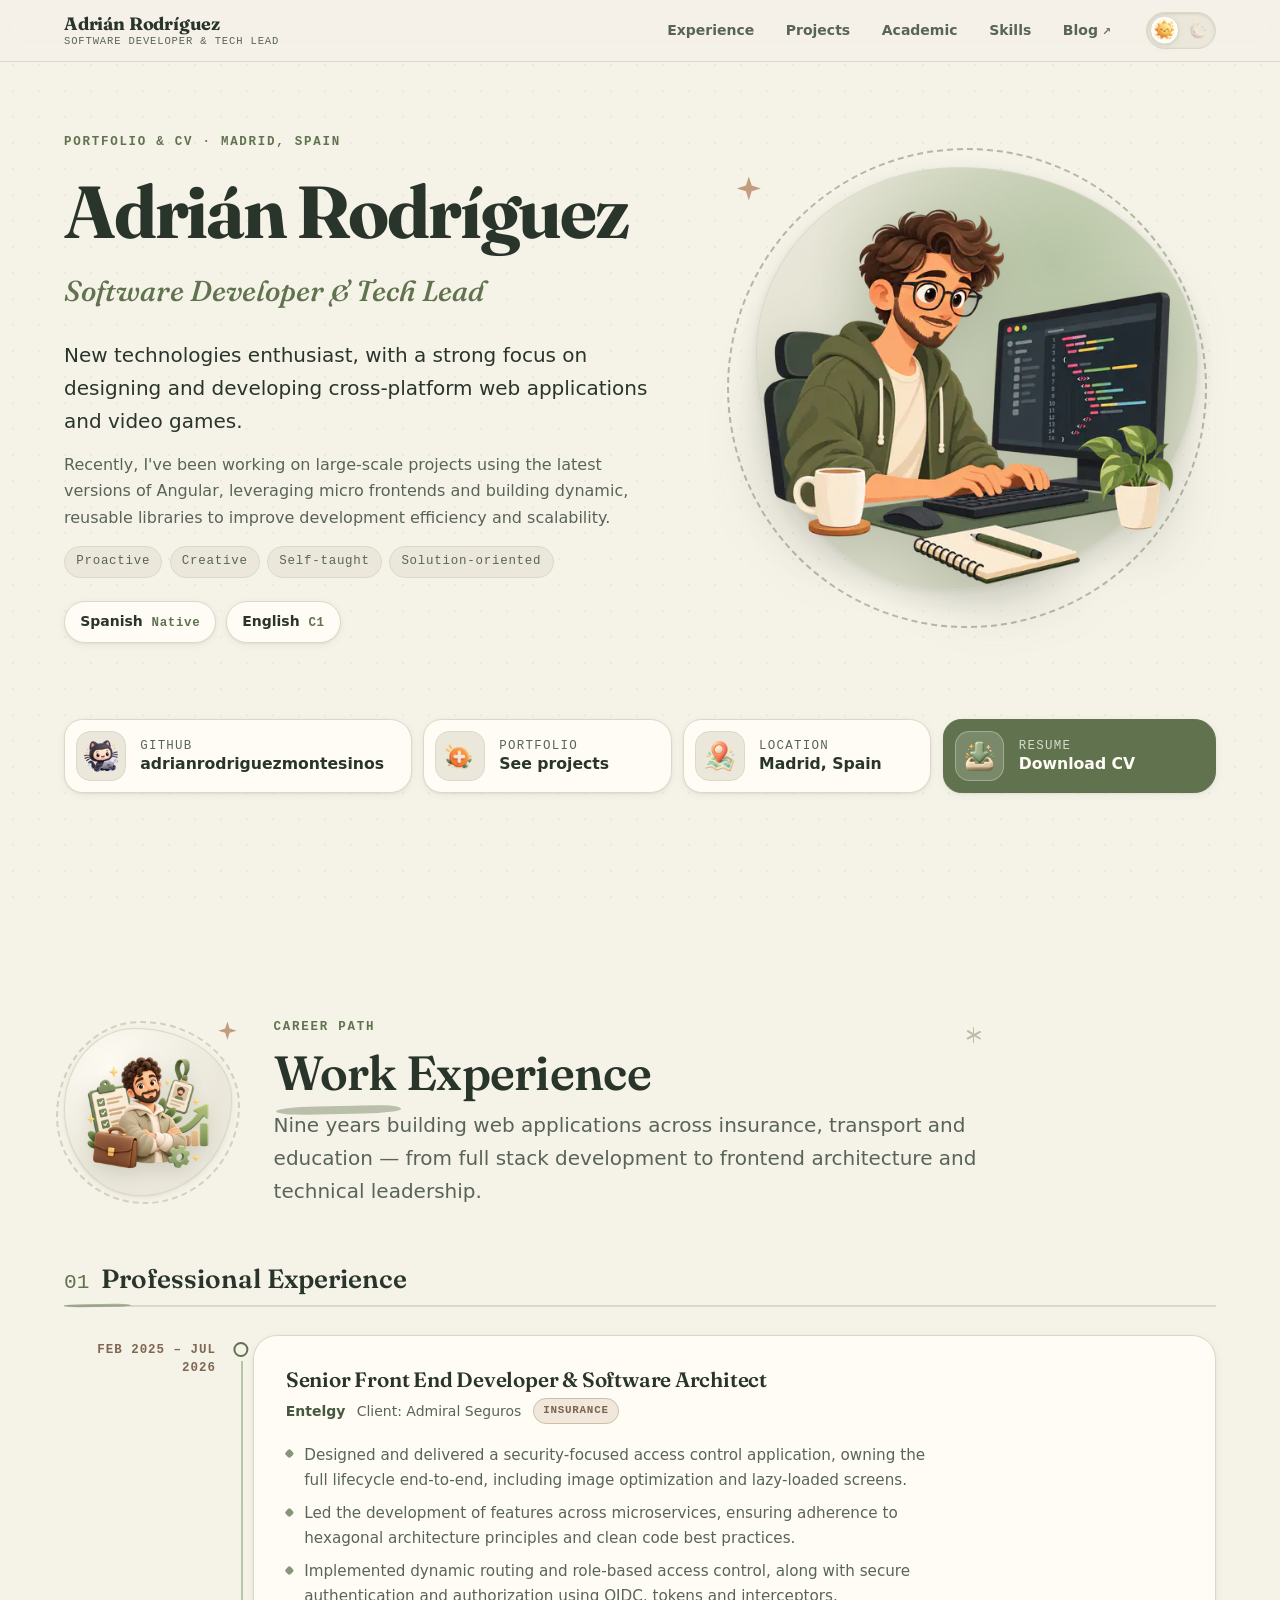
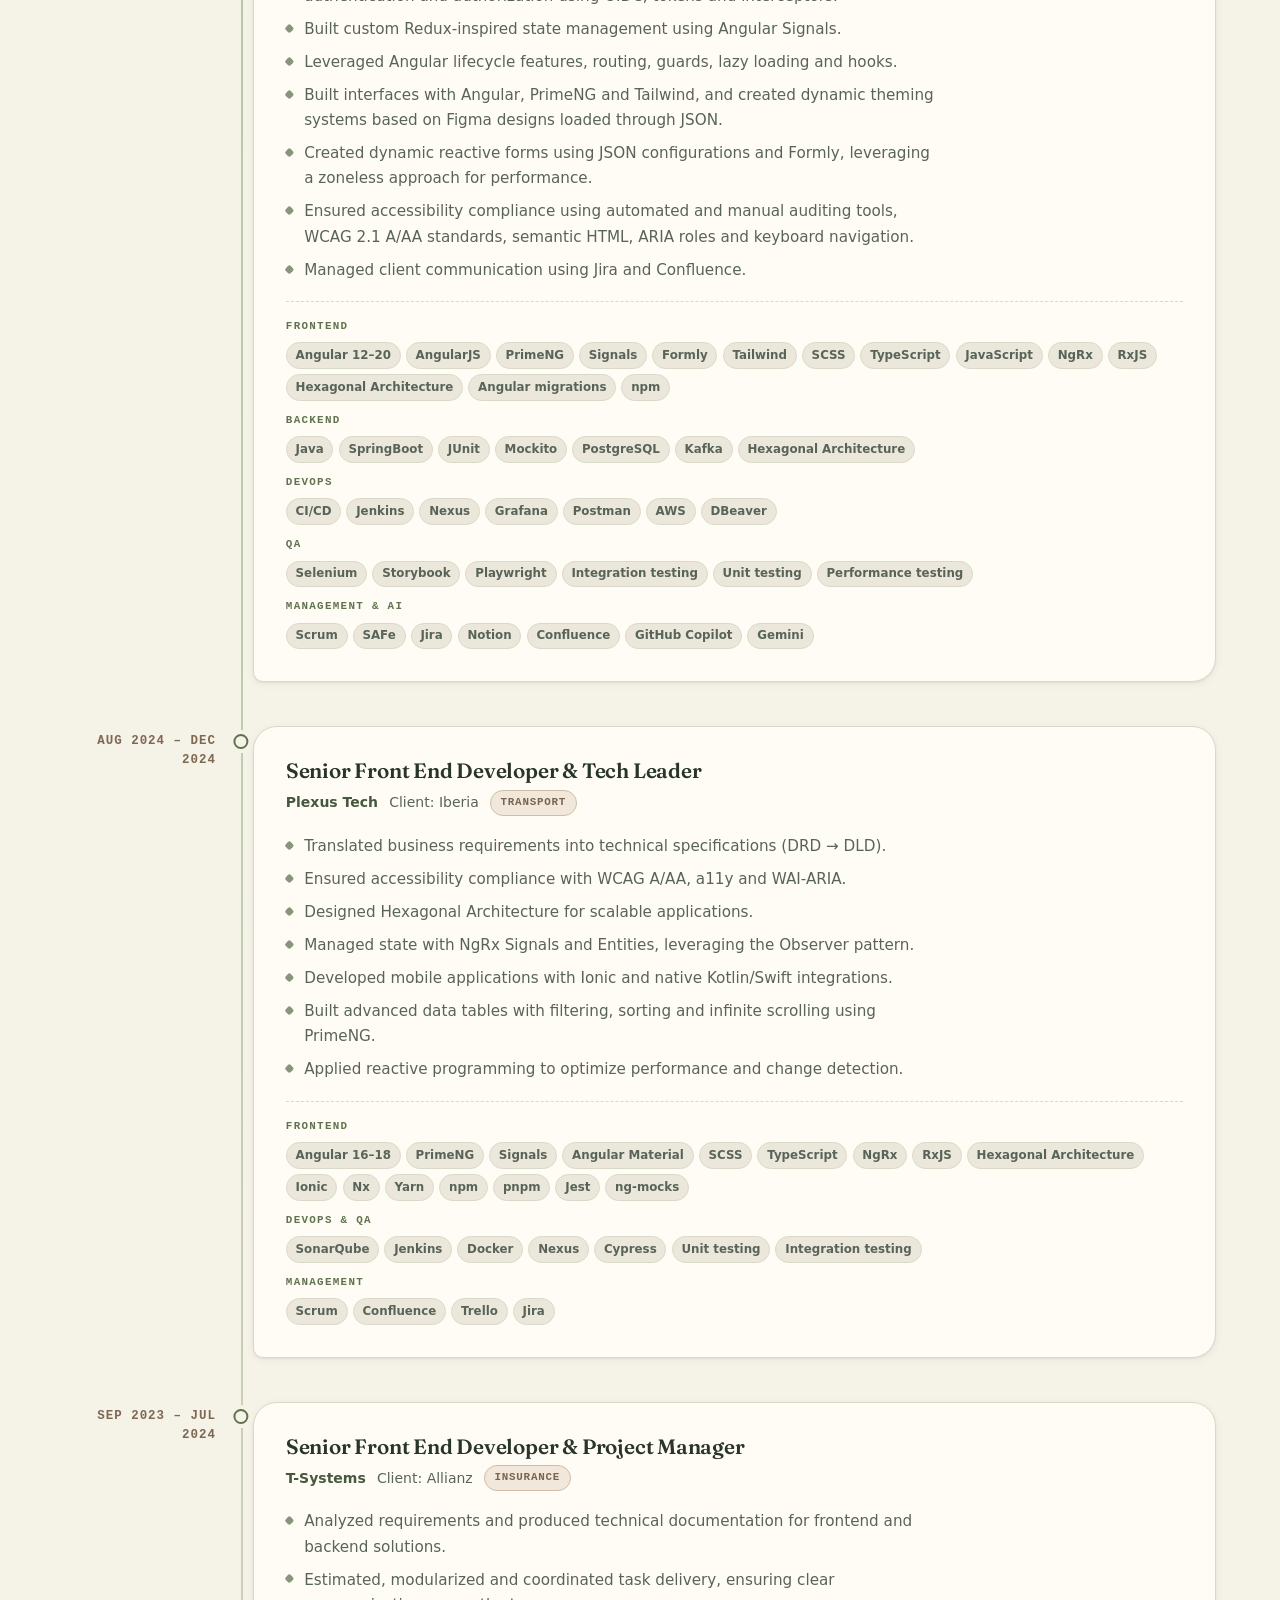
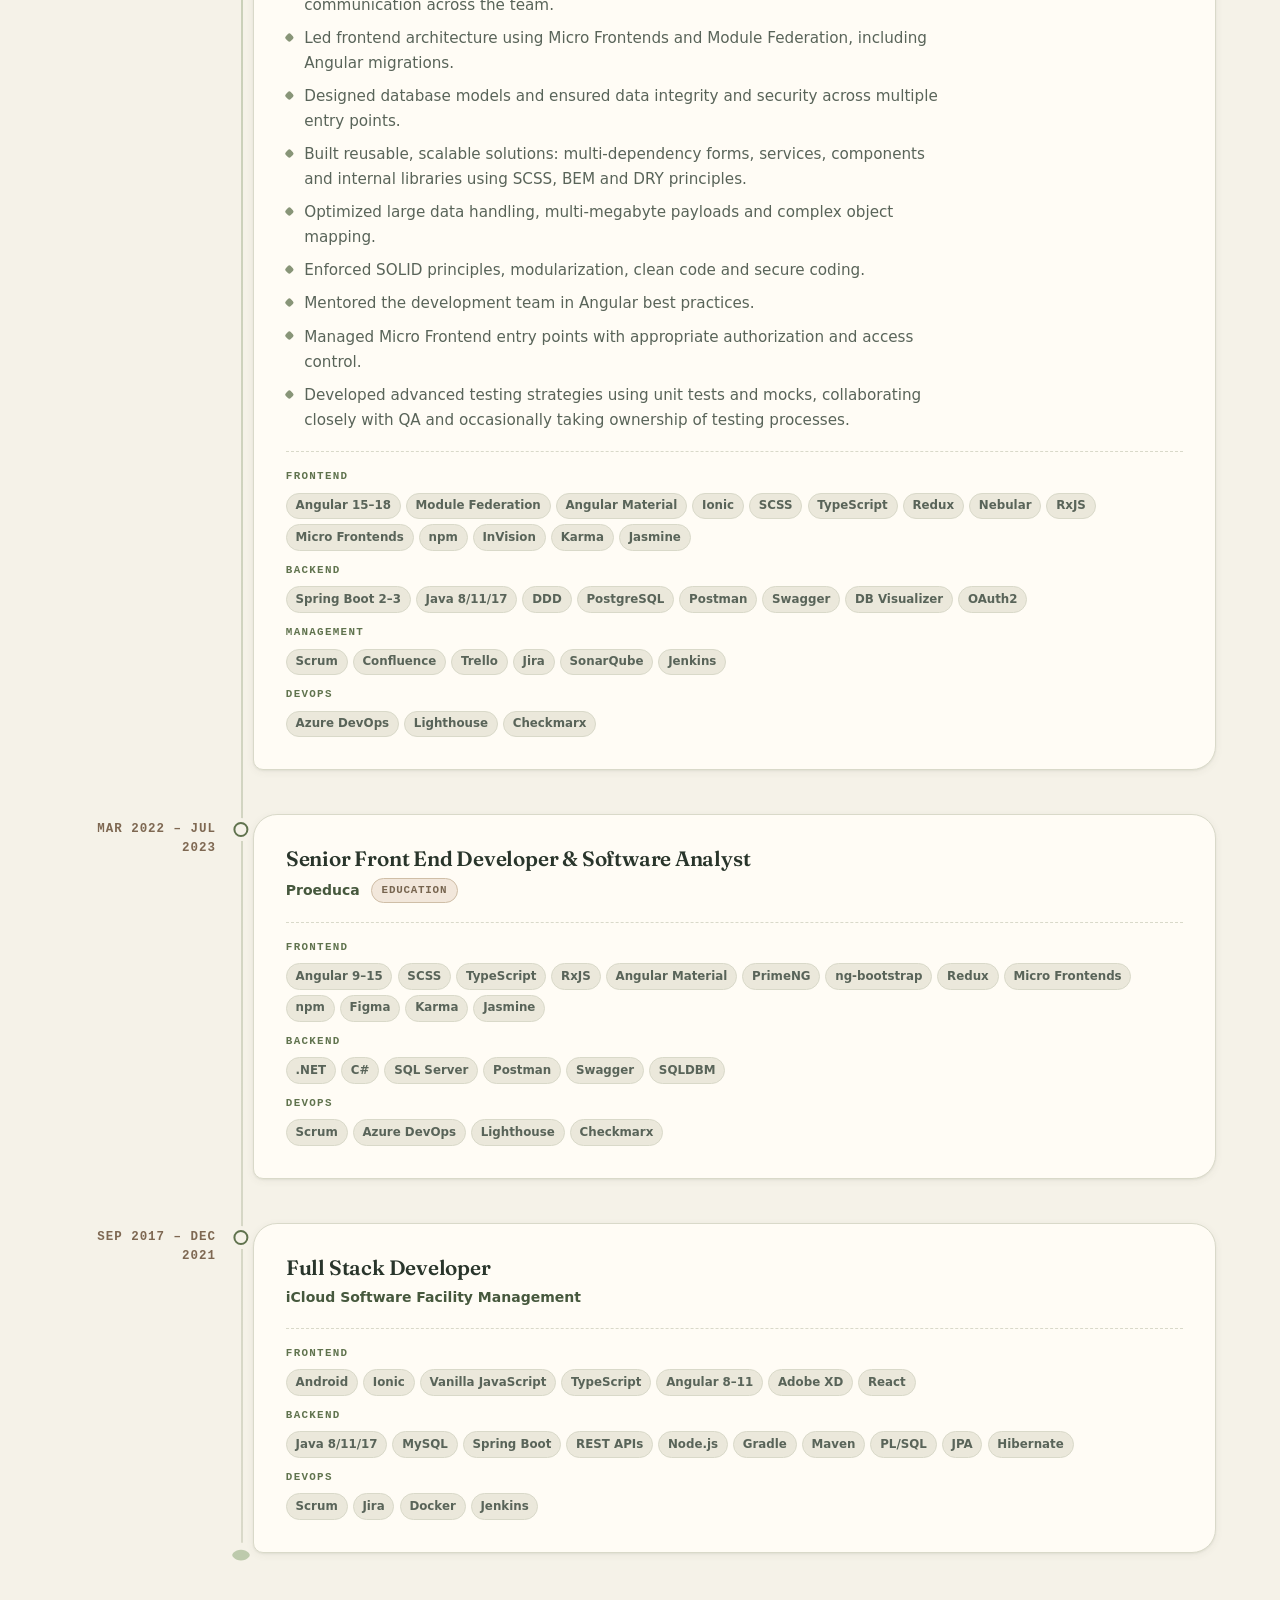
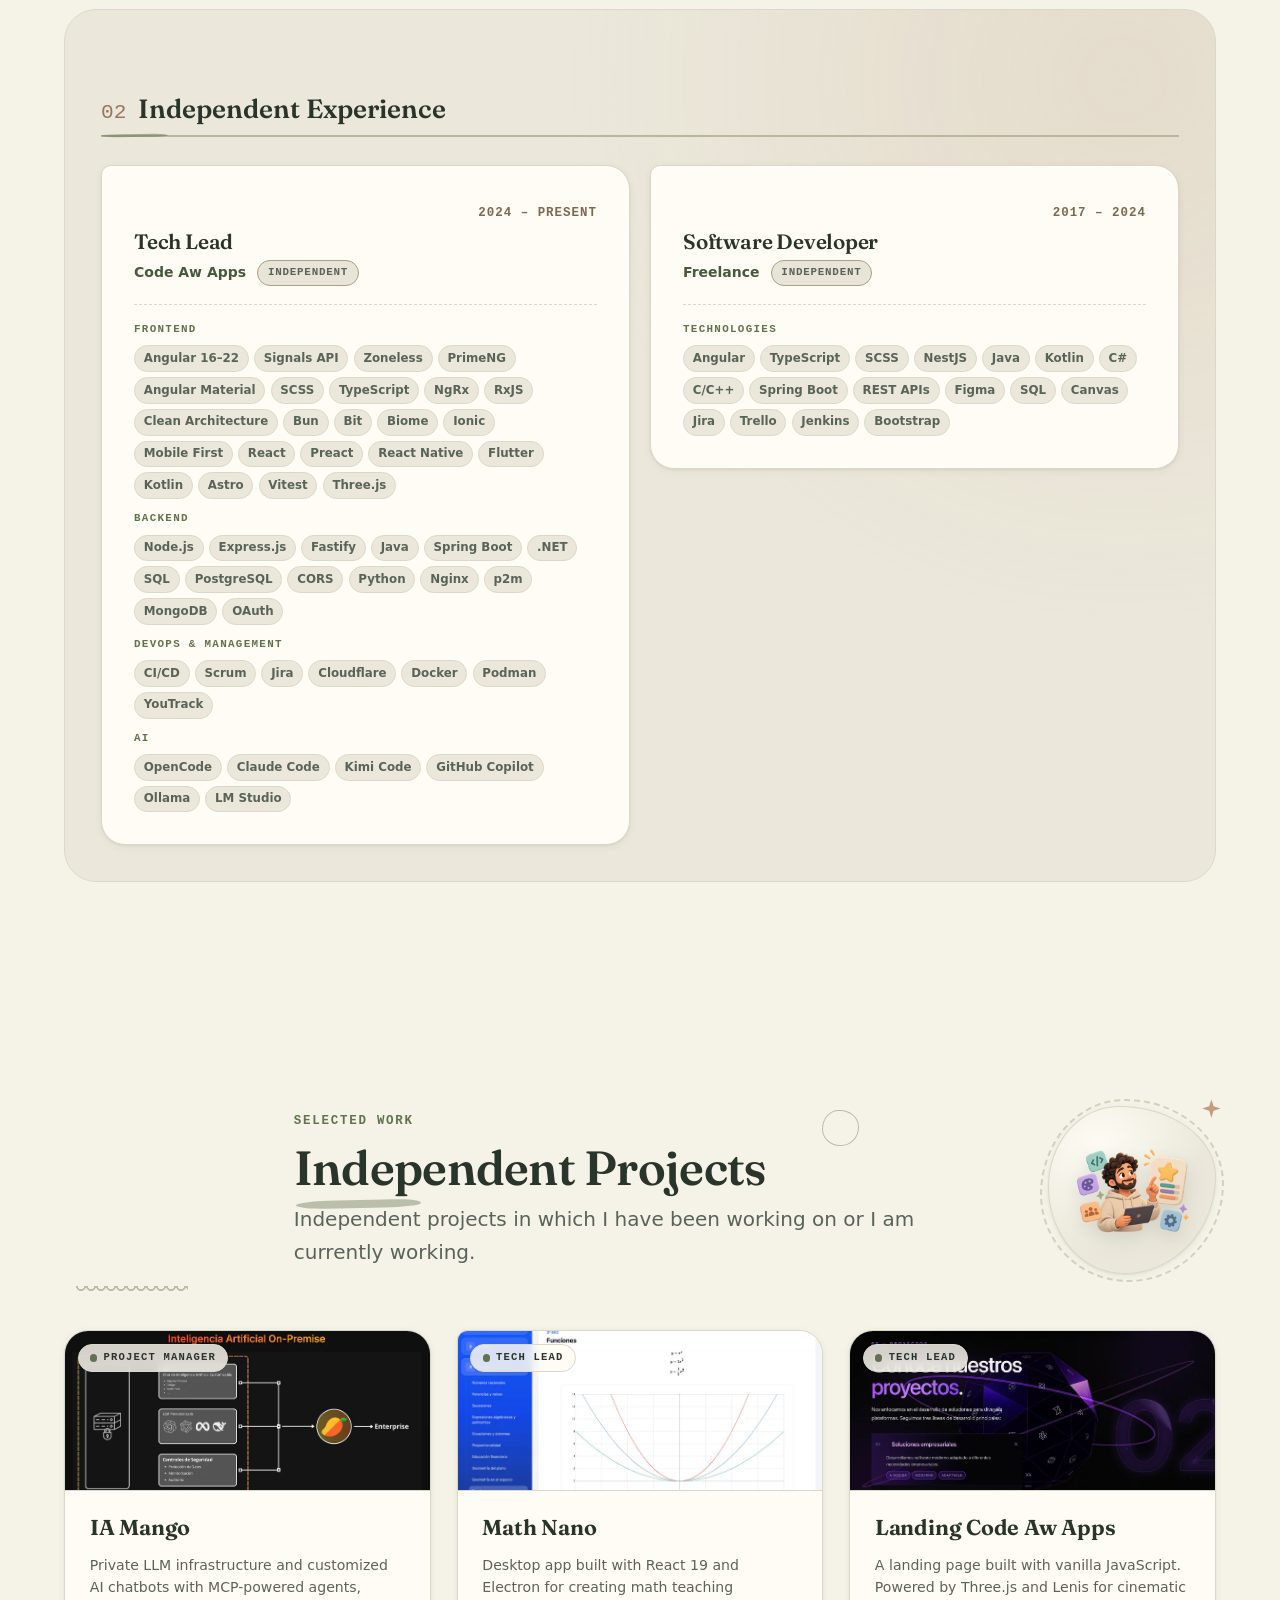
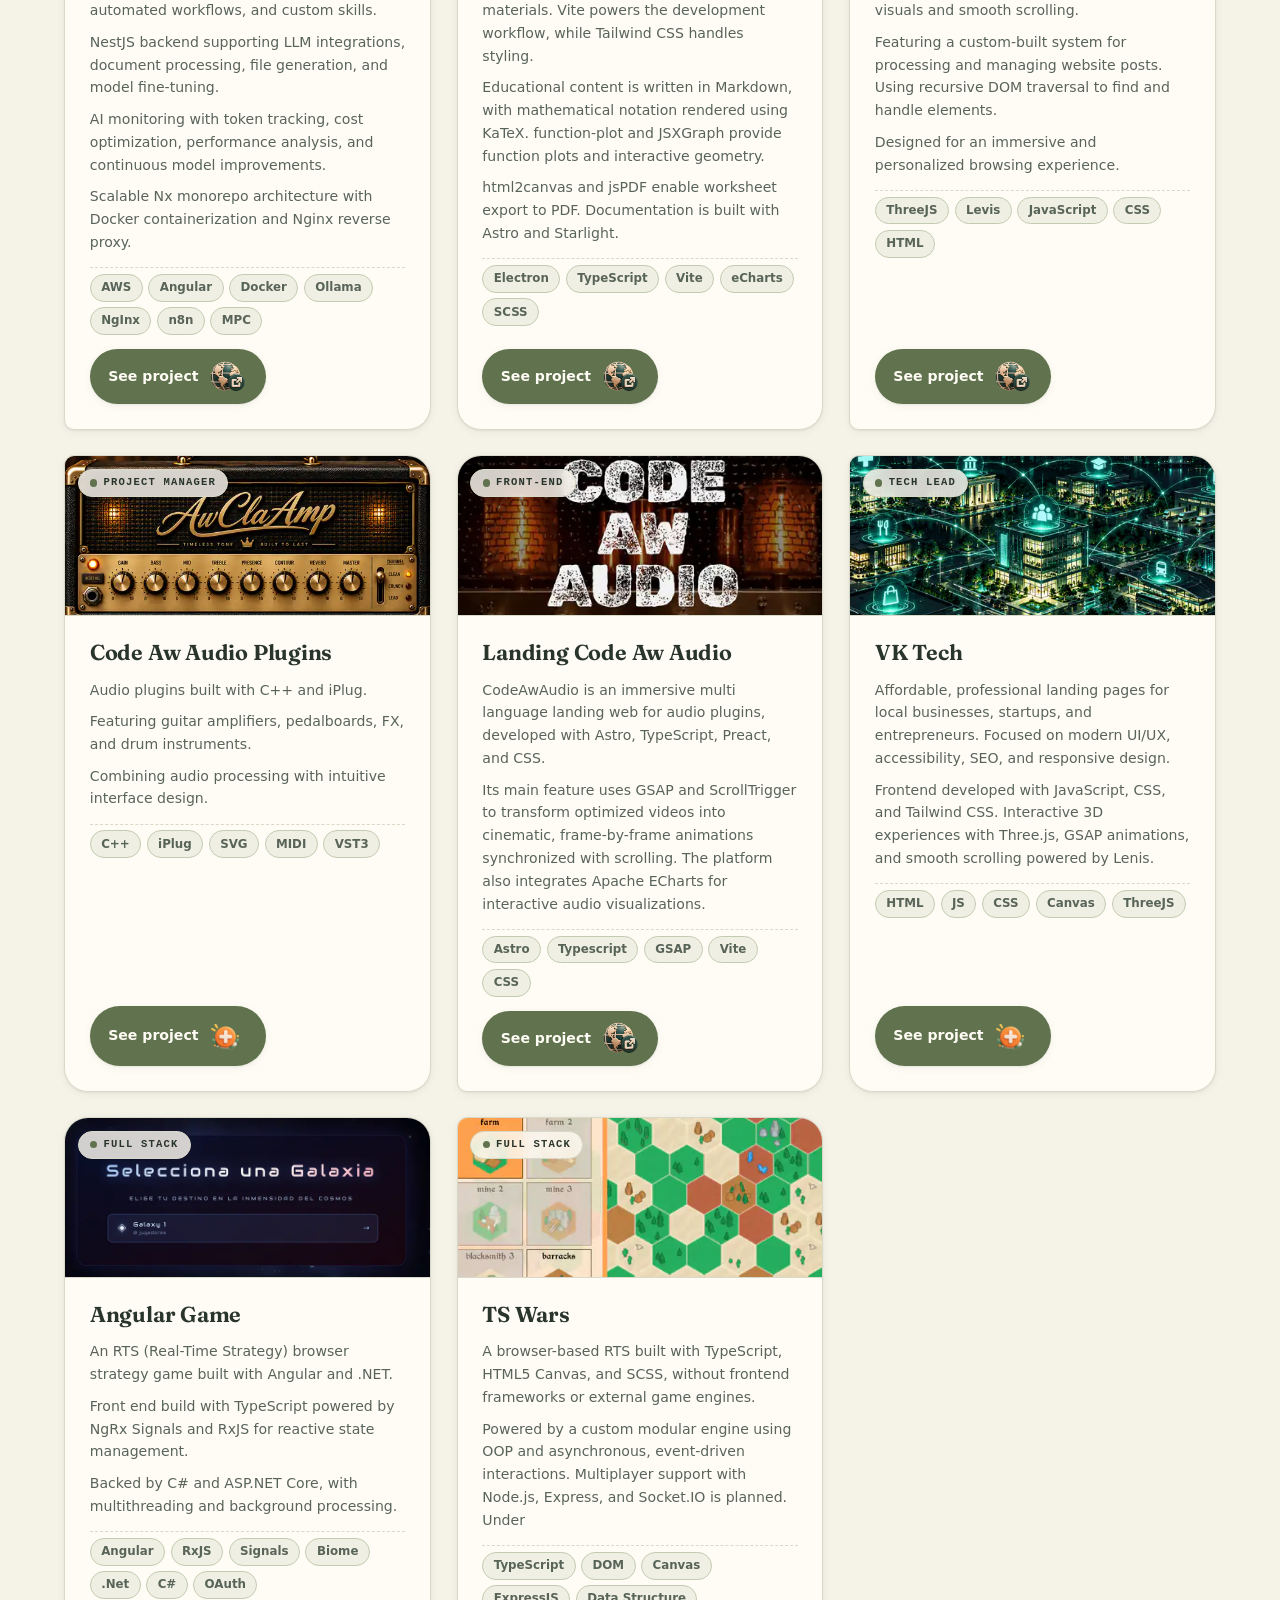
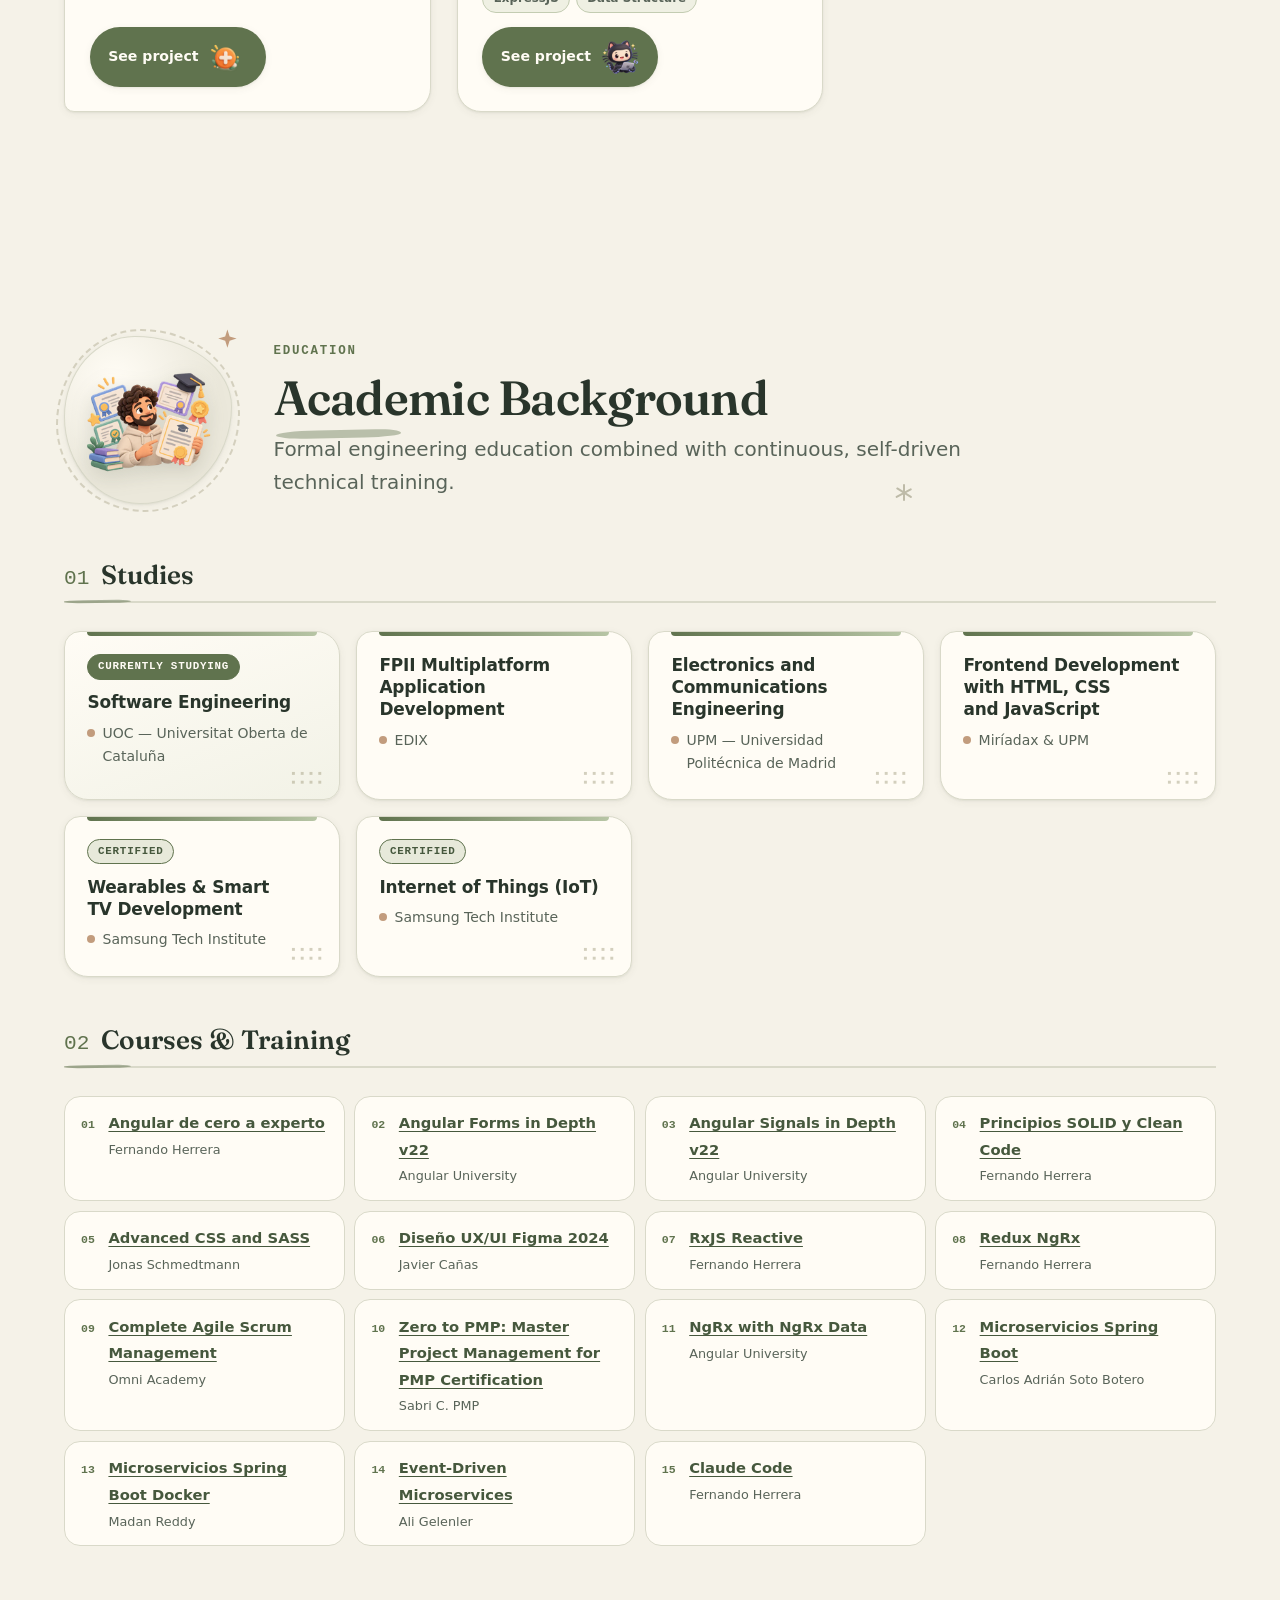
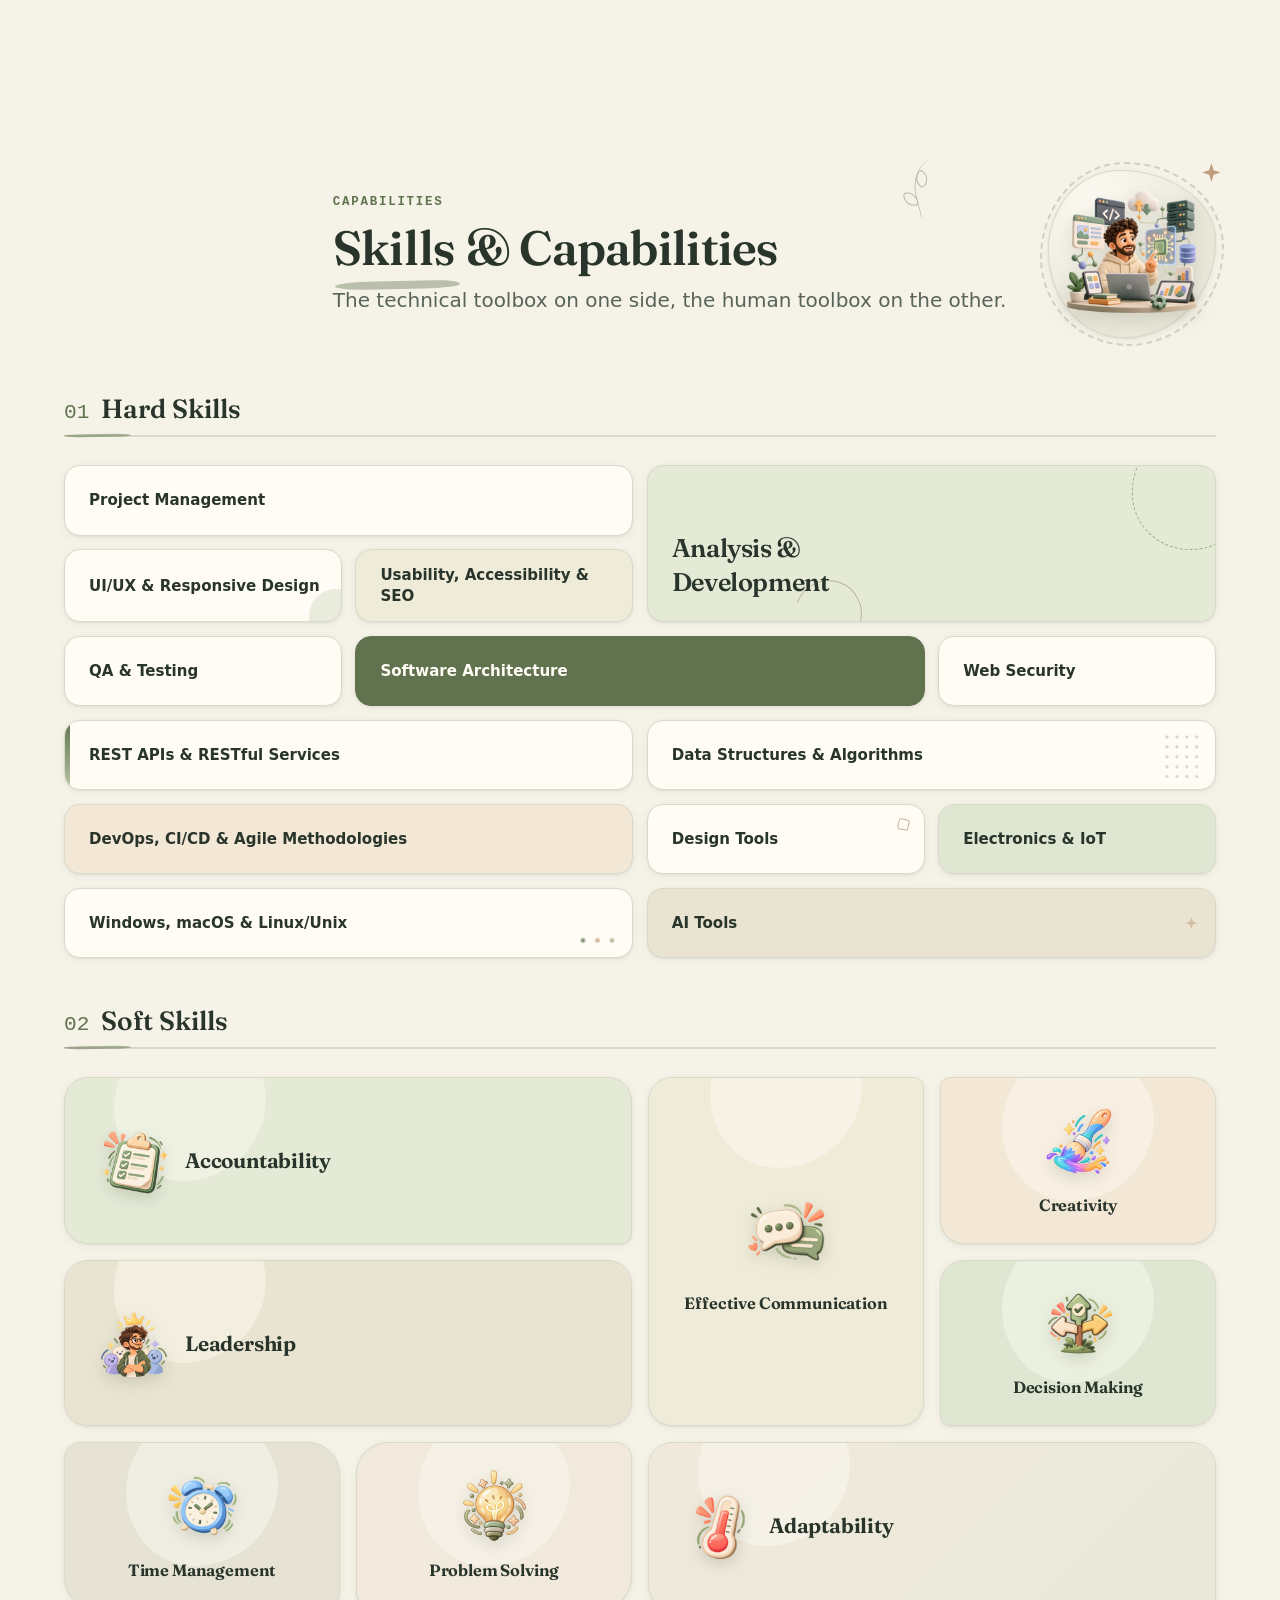
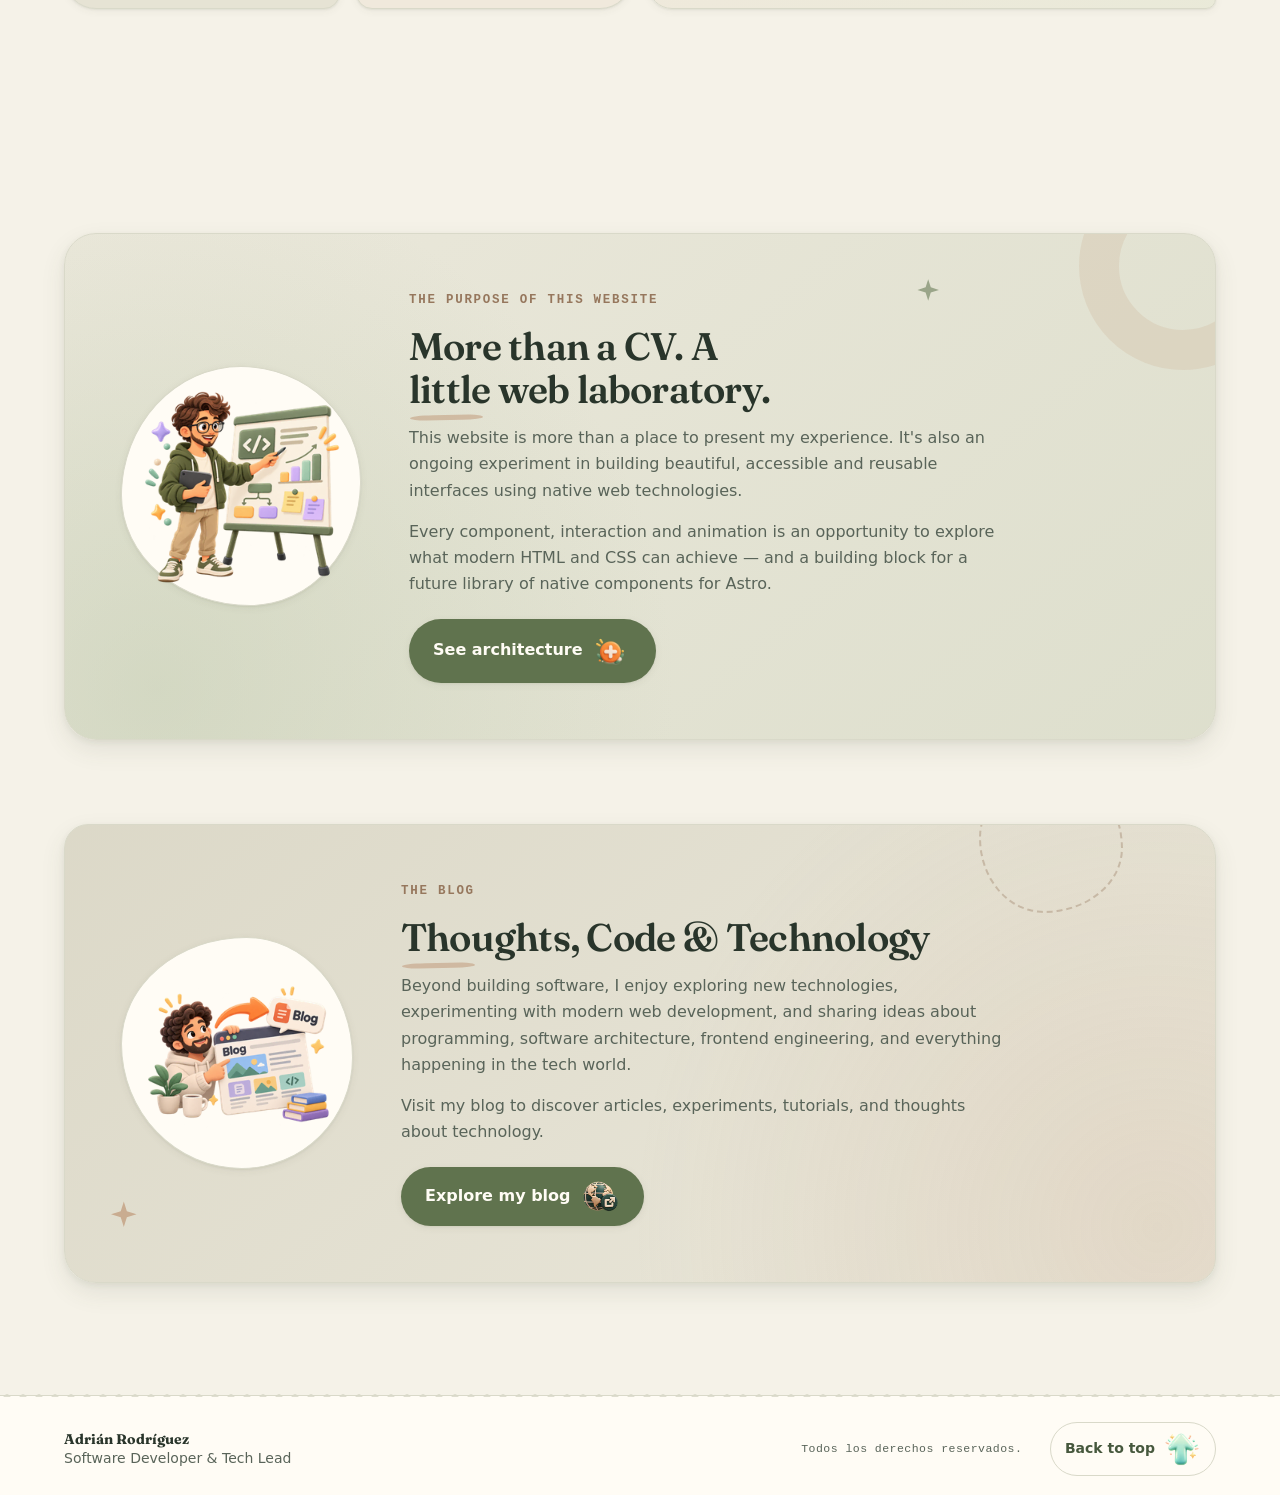
<file: index.html>
<!doctype html>
<html lang="en" data-theme="light">
  <head>
    <meta charset="UTF-8" />
    <meta name="viewport" content="width=device-width, initial-scale=1.0" />
    <title>Adrián Rodríguez — Software Developer &amp; Tech Lead</title>
    <link rel="icon" type="image/webp" href="assets/icons/account.webp" />
    <meta
      name="description"
      content="Portfolio and CV of Adrián Rodríguez, Software Developer & Tech Lead. Cross-platform web applications, Angular architecture, accessibility and native web craftsmanship."
    />
    <meta name="color-scheme" content="light dark" />
    <script>
      (function () {
        try {
          var t = localStorage.getItem('theme');
          if (t !== 'light' && t !== 'dark') {
            t = window.matchMedia('(prefers-color-scheme: dark)').matches ? 'dark' : 'light';
          }
          document.documentElement.setAttribute('data-theme', t);
        } catch (e) {}
      })();
    </script>
    <link rel="preconnect" href="https://fonts.googleapis.com" />
    <link rel="preconnect" href="https://fonts.gstatic.com" crossorigin />
    <link
      href="https://fonts.googleapis.com/css2?family=Fraunces:opsz,wght@9..144,400..700&display=swap"
      rel="stylesheet"
    />
    <link rel="stylesheet" href="css/tokens.css" />
    <link rel="stylesheet" href="css/base.css" />
    <link rel="stylesheet" href="css/layout.css" />
    <link rel="stylesheet" href="css/header.css" />
    <link rel="stylesheet" href="css/hero.css" />
    <link rel="stylesheet" href="css/experience.css" />
    <link rel="stylesheet" href="css/projects.css" />
    <link rel="stylesheet" href="css/academic.css" />
    <link rel="stylesheet" href="css/skills.css" />
    <link rel="stylesheet" href="css/closing.css" />
    <link rel="stylesheet" href="css/blog.css" />
    <link rel="stylesheet" href="css/cv-modal.css" />
    <link rel="stylesheet" href="css/decorations.css" />
    <link rel="stylesheet" href="css/responsive.css" />
    <link rel="stylesheet" href="css/motion.css" />
    <link rel="stylesheet" href="css/not-found.css" />
    <link rel="stylesheet" href="css/project-page.css" />
    <script src="theme.js" defer></script>
    <script src="menu.js" defer></script>
    <script src="cv-modal.js" defer></script>
  </head>
  <body id="top">
    <a class="skip-link" href="#main">Skip to main content</a>

    <!-- #region Site header -->
    <header class="site-header">
      <div class="site-header__inner container">
        <a class="brand" href="#top">
          <span class="brand__name">Adrián Rodríguez</span>
          <span class="brand__role">Software Developer &amp; Tech Lead</span>
        </a>

        <nav class="nav" aria-label="Primary">
          <ul class="nav__list">
            <li><a class="nav__link" href="#experience">Experience</a></li>
            <li><a class="nav__link" href="#projects">Projects</a></li>
            <li><a class="nav__link" href="#academic">Academic</a></li>
            <li><a class="nav__link" href="#skills">Skills</a></li>
            <li>
              <a
                class="nav__link nav__link--external"
                href="https://codeawapps.com/blog"
                target="_blank"
                rel="noopener noreferrer"
                >Blog<span class="nav__external" aria-hidden="true">↗</span></a
              >
            </li>
          </ul>
        </nav>

        <button
          class="theme-switch"
          type="button"
          aria-pressed="false"
          aria-label="Switch to dark theme"
          data-theme-switch
        >
          <span class="theme-switch__track" aria-hidden="true">
            <span class="theme-switch__icon theme-switch__icon--light">
              <img src="assets/icons/light.webp" alt="" width="150" height="150" decoding="async" />
            </span>
            <span class="theme-switch__icon theme-switch__icon--dark">
              <img src="assets/icons/dark.webp" alt="" width="150" height="150" decoding="async" />
            </span>
            <span class="theme-switch__thumb"></span>
          </span>
        </button>

        <button
          class="menu-toggle"
          type="button"
          aria-expanded="false"
          aria-controls="mobile-menu"
          aria-label="Open menu"
          data-menu-toggle
        >
          <span class="menu-toggle__bars" aria-hidden="true">
            <span></span>
            <span></span>
          </span>
        </button>
      </div>
    </header>

    <nav class="mobile-menu" id="mobile-menu" aria-label="Mobile navigation" data-mobile-menu>
      <ul class="mobile-menu__list">
        <li style="--i: 0">
          <a class="mobile-menu__link" href="#experience">
            <span class="mobile-menu__index" aria-hidden="true">01</span>
            <span class="mobile-menu__name">Experience</span>
          </a>
        </li>
        <li style="--i: 1">
          <a class="mobile-menu__link" href="#projects">
            <span class="mobile-menu__index" aria-hidden="true">02</span>
            <span class="mobile-menu__name">Projects</span>
          </a>
        </li>
        <li style="--i: 2">
          <a class="mobile-menu__link" href="#academic">
            <span class="mobile-menu__index" aria-hidden="true">03</span>
            <span class="mobile-menu__name">Academic</span>
          </a>
        </li>
        <li style="--i: 3">
          <a class="mobile-menu__link" href="#skills">
            <span class="mobile-menu__index" aria-hidden="true">04</span>
            <span class="mobile-menu__name">Skills</span>
          </a>
        </li>
        <li style="--i: 4">
          <a
            class="mobile-menu__link"
            href="https://codeawapps.com/blog"
            target="_blank"
            rel="noopener noreferrer"
          >
            <span class="mobile-menu__index" aria-hidden="true">05</span>
            <span class="mobile-menu__name">Blog</span>
            <span class="mobile-menu__external" aria-hidden="true">↗</span>
          </a>
        </li>
      </ul>
      <p class="mobile-menu__note">Adrián Rodríguez · Madrid, Spain</p>
    </nav>
    <!-- #endregion Site header -->

    <main id="main">
      <!-- #region Hero -->
      <section class="hero section" id="about" aria-labelledby="hero-title">
        <div class="container hero__grid">
          <div class="hero__content">
            <p class="eyebrow hero__eyebrow">Portfolio &amp; CV · Madrid, Spain</p>
            <h1 class="hero__title" id="hero-title">Adrián Rodríguez</h1>
            <p class="hero__role">
              Software Developer
              <span class="hero__role-amp">&amp;</span> Tech&nbsp;Lead
            </p>

            <div class="hero__about">
              <p class="hero__lead">
                New technologies enthusiast, with a strong focus on designing and developing
                cross-platform web applications and video games.
              </p>
              <p>
                Recently, I've been working on large-scale projects using the latest versions of
                Angular, leveraging micro frontends and building dynamic, reusable libraries to
                improve development efficiency and scalability.
              </p>
              <p class="hero__traits">
                <span>Proactive</span><span>Creative</span><span>Self-taught</span
                ><span>Solution-oriented</span>
              </p>
            </div>

            <ul class="hero__languages" aria-label="Languages">
              <li class="lang-chip">
                <span class="lang-chip__name">Spanish</span>
                <span class="lang-chip__level">Native</span>
              </li>
              <li class="lang-chip">
                <span class="lang-chip__name">English</span>
                <span class="lang-chip__level">C1</span>
              </li>
            </ul>
          </div>

          <ul class="hero__actions" aria-label="Contact and profile links">
            <li>
              <a
                class="contact-btn"
                href="https://github.com/adrianrodriguezmontesinos"
                target="_blank"
                rel="noopener noreferrer"
              >
                <span class="contact-btn__icon">
                  <img
                    src="assets/icons/github.webp"
                    alt=""
                    width="150"
                    height="150"
                    decoding="async"
                  />
                </span>
                <span class="contact-btn__text">
                  <span class="contact-btn__label">GitHub</span>
                  <span class="contact-btn__value">adrianrodriguezmontesinos</span>
                </span>
              </a>
            </li>
            <li>
              <a class="contact-btn" href="#projects">
                <span class="contact-btn__icon contact-btn__icon--arrow">
                  <img
                    src="assets/icons/see.webp"
                    alt=""
                    width="150"
                    height="150"
                    decoding="async"
                  />
                </span>
                <span class="contact-btn__text">
                  <span class="contact-btn__label">Portfolio</span>
                  <span class="contact-btn__value">See projects</span>
                </span>
              </a>
            </li>
            <li>
              <a
                class="contact-btn"
                href="https://www.google.com/maps/search/?api=1&amp;query=Madrid%2C+Spain"
                target="_blank"
                rel="noopener noreferrer"
              >
                <span class="contact-btn__icon">
                  <img
                    src="assets/icons/marker.webp"
                    alt=""
                    width="150"
                    height="150"
                    decoding="async"
                  />
                </span>
                <span class="contact-btn__text">
                  <span class="contact-btn__label">Location</span>
                  <span class="contact-btn__value">Madrid, Spain</span>
                </span>
              </a>
            </li>
            <li>
              <button class="contact-btn contact-btn--accent" type="button" data-cv-open>
                <span class="contact-btn__icon">
                  <img
                    src="assets/icons/download.webp"
                    alt=""
                    width="150"
                    height="150"
                    decoding="async"
                  />
                </span>
                <span class="contact-btn__text">
                  <span class="contact-btn__label">Resume</span>
                  <span class="contact-btn__value">Download CV</span>
                </span>
              </button>
            </li>
          </ul>

          <div class="hero__art" aria-hidden="true">
            <div class="hero__blob"></div>
            <img
              class="hero__img"
              src="assets/images/programmer.webp"
              alt=""
              width="500"
              height="500"
              fetchpriority="high"
              decoding="async"
            />
            <div class="hero__ring"></div>
          </div>
        </div>
      </section>

      <!-- #endregion Hero -->

      <!-- #region Work experience -->
      <section class="section experience" id="experience" aria-labelledby="experience-title">
        <div class="container">
          <header class="section-head">
            <span class="ink ink-star" aria-hidden="true"></span>
            <div class="section-head__art" aria-hidden="true">
              <img
                src="assets/images/work.webp"
                alt=""
                width="350"
                height="350"
                loading="lazy"
                decoding="async"
              />
            </div>
            <div class="section-head__text">
              <p class="eyebrow">Career path</p>
              <h2 class="section-title" id="experience-title">Work Experience</h2>
              <p class="section-lead">
                Nine years building web applications across insurance, transport and education —
                from full stack development to frontend architecture and technical leadership.
              </p>
            </div>
          </header>

          <!-- #region Professional experience -->
          <h3 class="subsection-title" id="professional-exp">
            <span class="subsection-title__index">01</span> Professional Experience
          </h3>

          <ol class="timeline" aria-labelledby="professional-exp">
            <li class="xp">
              <div class="xp__marker" aria-hidden="true"></div>
              <p class="xp__period">
                <time datetime="2025-02">Feb 2025</time> –
                <time datetime="2026-07">Jul 2026</time>
              </p>
              <article class="xp__card">
                <header class="xp__header">
                  <h4 class="xp__role">Senior Front End Developer &amp; Software Architect</h4>
                  <p class="xp__org">
                    <span class="xp__company">Entelgy</span>
                    <span class="xp__client">Client: Admiral Seguros</span>
                    <span class="chip chip--sector">Insurance</span>
                  </p>
                </header>
                <ul class="xp__achievements">
                  <li>
                    Designed and delivered a security-focused access control application, owning the
                    full lifecycle end-to-end, including image optimization and lazy-loaded screens.
                  </li>
                  <li>
                    Led the development of features across microservices, ensuring adherence to
                    hexagonal architecture principles and clean code best practices.
                  </li>
                  <li>
                    Implemented dynamic routing and role-based access control, along with secure
                    authentication and authorization using OIDC, tokens and interceptors.
                  </li>
                  <li>Built custom Redux-inspired state management using Angular Signals.</li>
                  <li>
                    Leveraged Angular lifecycle features, routing, guards, lazy loading and hooks.
                  </li>
                  <li>
                    Built interfaces with Angular, PrimeNG and Tailwind, and created dynamic theming
                    systems based on Figma designs loaded through JSON.
                  </li>
                  <li>
                    Created dynamic reactive forms using JSON configurations and Formly, leveraging
                    a zoneless approach for performance.
                  </li>
                  <li>
                    Ensured accessibility compliance using automated and manual auditing tools, WCAG
                    2.1 A/AA standards, semantic HTML, ARIA roles and keyboard navigation.
                  </li>
                  <li>Managed client communication using Jira and Confluence.</li>
                </ul>
                <dl class="tech-groups">
                  <div class="tech-group">
                    <dt>Frontend</dt>
                    <dd>
                      <ul class="pill-list">
                        <li>Angular 12–20</li>
                        <li>AngularJS</li>
                        <li>PrimeNG</li>
                        <li>Signals</li>
                        <li>Formly</li>
                        <li>Tailwind</li>
                        <li>SCSS</li>
                        <li>TypeScript</li>
                        <li>JavaScript</li>
                        <li>NgRx</li>
                        <li>RxJS</li>
                        <li>Hexagonal Architecture</li>
                        <li>Angular migrations</li>
                        <li>npm</li>
                      </ul>
                    </dd>
                  </div>
                  <div class="tech-group">
                    <dt>Backend</dt>
                    <dd>
                      <ul class="pill-list">
                        <li>Java</li>
                        <li>SpringBoot</li>
                        <li>JUnit</li>
                        <li>Mockito</li>
                        <li>PostgreSQL</li>
                        <li>Kafka</li>
                        <li>Hexagonal Architecture</li>
                      </ul>
                    </dd>
                  </div>
                  <div class="tech-group">
                    <dt>DevOps</dt>
                    <dd>
                      <ul class="pill-list">
                        <li>CI/CD</li>
                        <li>Jenkins</li>
                        <li>Nexus</li>
                        <li>Grafana</li>
                        <li>Postman</li>
                        <li>AWS</li>
                        <li>DBeaver</li>
                      </ul>
                    </dd>
                  </div>
                  <div class="tech-group">
                    <dt>QA</dt>
                    <dd>
                      <ul class="pill-list">
                        <li>Selenium</li>
                        <li>Storybook</li>
                        <li>Playwright</li>
                        <li>Integration testing</li>
                        <li>Unit testing</li>
                        <li>Performance testing</li>
                      </ul>
                    </dd>
                  </div>
                  <div class="tech-group">
                    <dt>Management &amp; AI</dt>
                    <dd>
                      <ul class="pill-list">
                        <li>Scrum</li>
                        <li>SAFe</li>
                        <li>Jira</li>
                        <li>Notion</li>
                        <li>Confluence</li>
                        <li>GitHub Copilot</li>
                        <li>Gemini</li>
                      </ul>
                    </dd>
                  </div>
                </dl>
              </article>
            </li>

            <li class="xp">
              <div class="xp__marker" aria-hidden="true"></div>
              <p class="xp__period">
                <time datetime="2024-08">Aug 2024</time> –
                <time datetime="2024-12">Dec 2024</time>
              </p>
              <article class="xp__card">
                <header class="xp__header">
                  <h4 class="xp__role">Senior Front End Developer &amp; Tech Leader</h4>
                  <p class="xp__org">
                    <span class="xp__company">Plexus Tech</span>
                    <span class="xp__client">Client: Iberia</span>
                    <span class="chip chip--sector">Transport</span>
                  </p>
                </header>
                <ul class="xp__achievements">
                  <li>
                    Translated business requirements into technical specifications (DRD → DLD).
                  </li>
                  <li>Ensured accessibility compliance with WCAG A/AA, a11y and WAI-ARIA.</li>
                  <li>Designed Hexagonal Architecture for scalable applications.</li>
                  <li>
                    Managed state with NgRx Signals and Entities, leveraging the Observer pattern.
                  </li>
                  <li>
                    Developed mobile applications with Ionic and native Kotlin/Swift integrations.
                  </li>
                  <li>
                    Built advanced data tables with filtering, sorting and infinite scrolling using
                    PrimeNG.
                  </li>
                  <li>
                    Applied reactive programming to optimize performance and change detection.
                  </li>
                </ul>
                <dl class="tech-groups">
                  <div class="tech-group">
                    <dt>Frontend</dt>
                    <dd>
                      <ul class="pill-list">
                        <li>Angular 16–18</li>
                        <li>PrimeNG</li>
                        <li>Signals</li>
                        <li>Angular Material</li>
                        <li>SCSS</li>
                        <li>TypeScript</li>
                        <li>NgRx</li>
                        <li>RxJS</li>
                        <li>Hexagonal Architecture</li>
                        <li>Ionic</li>
                        <li>Nx</li>
                        <li>Yarn</li>
                        <li>npm</li>
                        <li>pnpm</li>
                        <li>Jest</li>
                        <li>ng-mocks</li>
                      </ul>
                    </dd>
                  </div>
                  <div class="tech-group">
                    <dt>DevOps &amp; QA</dt>
                    <dd>
                      <ul class="pill-list">
                        <li>SonarQube</li>
                        <li>Jenkins</li>
                        <li>Docker</li>
                        <li>Nexus</li>
                        <li>Cypress</li>
                        <li>Unit testing</li>
                        <li>Integration testing</li>
                      </ul>
                    </dd>
                  </div>
                  <div class="tech-group">
                    <dt>Management</dt>
                    <dd>
                      <ul class="pill-list">
                        <li>Scrum</li>
                        <li>Confluence</li>
                        <li>Trello</li>
                        <li>Jira</li>
                      </ul>
                    </dd>
                  </div>
                </dl>
              </article>
            </li>

            <li class="xp">
              <div class="xp__marker" aria-hidden="true"></div>
              <p class="xp__period">
                <time datetime="2023-09">Sep 2023</time> –
                <time datetime="2024-07">Jul 2024</time>
              </p>
              <article class="xp__card">
                <header class="xp__header">
                  <h4 class="xp__role">Senior Front End Developer &amp; Project Manager</h4>
                  <p class="xp__org">
                    <span class="xp__company">T-Systems</span>
                    <span class="xp__client">Client: Allianz</span>
                    <span class="chip chip--sector">Insurance</span>
                  </p>
                </header>
                <ul class="xp__achievements">
                  <li>
                    Analyzed requirements and produced technical documentation for frontend and
                    backend solutions.
                  </li>
                  <li>
                    Estimated, modularized and coordinated task delivery, ensuring clear
                    communication across the team.
                  </li>
                  <li>
                    Led frontend architecture using Micro Frontends and Module Federation, including
                    Angular migrations.
                  </li>
                  <li>
                    Designed database models and ensured data integrity and security across multiple
                    entry points.
                  </li>
                  <li>
                    Built reusable, scalable solutions: multi-dependency forms, services, components
                    and internal libraries using SCSS, BEM and DRY principles.
                  </li>
                  <li>
                    Optimized large data handling, multi-megabyte payloads and complex object
                    mapping.
                  </li>
                  <li>Enforced SOLID principles, modularization, clean code and secure coding.</li>
                  <li>Mentored the development team in Angular best practices.</li>
                  <li>
                    Managed Micro Frontend entry points with appropriate authorization and access
                    control.
                  </li>
                  <li>
                    Developed advanced testing strategies using unit tests and mocks, collaborating
                    closely with QA and occasionally taking ownership of testing processes.
                  </li>
                </ul>
                <dl class="tech-groups">
                  <div class="tech-group">
                    <dt>Frontend</dt>
                    <dd>
                      <ul class="pill-list">
                        <li>Angular 15–18</li>
                        <li>Module Federation</li>
                        <li>Angular Material</li>
                        <li>Ionic</li>
                        <li>SCSS</li>
                        <li>TypeScript</li>
                        <li>Redux</li>
                        <li>Nebular</li>
                        <li>RxJS</li>
                        <li>Micro Frontends</li>
                        <li>npm</li>
                        <li>InVision</li>
                        <li>Karma</li>
                        <li>Jasmine</li>
                      </ul>
                    </dd>
                  </div>
                  <div class="tech-group">
                    <dt>Backend</dt>
                    <dd>
                      <ul class="pill-list">
                        <li>Spring Boot 2–3</li>
                        <li>Java 8/11/17</li>
                        <li>DDD</li>
                        <li>PostgreSQL</li>
                        <li>Postman</li>
                        <li>Swagger</li>
                        <li>DB Visualizer</li>
                        <li>OAuth2</li>
                      </ul>
                    </dd>
                  </div>
                  <div class="tech-group">
                    <dt>Management</dt>
                    <dd>
                      <ul class="pill-list">
                        <li>Scrum</li>
                        <li>Confluence</li>
                        <li>Trello</li>
                        <li>Jira</li>
                        <li>SonarQube</li>
                        <li>Jenkins</li>
                      </ul>
                    </dd>
                  </div>
                  <div class="tech-group">
                    <dt>DevOps</dt>
                    <dd>
                      <ul class="pill-list">
                        <li>Azure DevOps</li>
                        <li>Lighthouse</li>
                        <li>Checkmarx</li>
                      </ul>
                    </dd>
                  </div>
                </dl>
              </article>
            </li>

            <li class="xp">
              <div class="xp__marker" aria-hidden="true"></div>
              <p class="xp__period">
                <time datetime="2022-03">Mar 2022</time> –
                <time datetime="2023-07">Jul 2023</time>
              </p>
              <article class="xp__card">
                <header class="xp__header">
                  <h4 class="xp__role">Senior Front End Developer &amp; Software Analyst</h4>
                  <p class="xp__org">
                    <span class="xp__company">Proeduca</span>
                    <span class="chip chip--sector">Education</span>
                  </p>
                </header>
                <dl class="tech-groups">
                  <div class="tech-group">
                    <dt>Frontend</dt>
                    <dd>
                      <ul class="pill-list">
                        <li>Angular 9–15</li>
                        <li>SCSS</li>
                        <li>TypeScript</li>
                        <li>RxJS</li>
                        <li>Angular Material</li>
                        <li>PrimeNG</li>
                        <li>ng-bootstrap</li>
                        <li>Redux</li>
                        <li>Micro Frontends</li>
                        <li>npm</li>
                        <li>Figma</li>
                        <li>Karma</li>
                        <li>Jasmine</li>
                      </ul>
                    </dd>
                  </div>
                  <div class="tech-group">
                    <dt>Backend</dt>
                    <dd>
                      <ul class="pill-list">
                        <li>.NET</li>
                        <li>C#</li>
                        <li>SQL Server</li>
                        <li>Postman</li>
                        <li>Swagger</li>
                        <li>SQLDBM</li>
                      </ul>
                    </dd>
                  </div>
                  <div class="tech-group">
                    <dt>DevOps</dt>
                    <dd>
                      <ul class="pill-list">
                        <li>Scrum</li>
                        <li>Azure DevOps</li>
                        <li>Lighthouse</li>
                        <li>Checkmarx</li>
                      </ul>
                    </dd>
                  </div>
                </dl>
              </article>
            </li>

            <li class="xp">
              <div class="xp__marker" aria-hidden="true"></div>
              <p class="xp__period">
                <time datetime="2017-09">Sep 2017</time> –
                <time datetime="2021-12">Dec 2021</time>
              </p>
              <article class="xp__card">
                <header class="xp__header">
                  <h4 class="xp__role">Full Stack Developer</h4>
                  <p class="xp__org">
                    <span class="xp__company">iCloud Software Facility Management</span>
                  </p>
                </header>
                <dl class="tech-groups">
                  <div class="tech-group">
                    <dt>Frontend</dt>
                    <dd>
                      <ul class="pill-list">
                        <li>Android</li>
                        <li>Ionic</li>
                        <li>Vanilla JavaScript</li>
                        <li>TypeScript</li>
                        <li>Angular 8–11</li>
                        <li>Adobe XD</li>
                        <li>React</li>
                      </ul>
                    </dd>
                  </div>
                  <div class="tech-group">
                    <dt>Backend</dt>
                    <dd>
                      <ul class="pill-list">
                        <li>Java 8/11/17</li>
                        <li>MySQL</li>
                        <li>Spring Boot</li>
                        <li>REST APIs</li>
                        <li>Node.js</li>
                        <li>Gradle</li>
                        <li>Maven</li>
                        <li>PL/SQL</li>
                        <li>JPA</li>
                        <li>Hibernate</li>
                      </ul>
                    </dd>
                  </div>
                  <div class="tech-group">
                    <dt>DevOps</dt>
                    <dd>
                      <ul class="pill-list">
                        <li>Scrum</li>
                        <li>Jira</li>
                        <li>Docker</li>
                        <li>Jenkins</li>
                      </ul>
                    </dd>
                  </div>
                </dl>
              </article>
            </li>
          </ol>

          <!-- #endregion Professional experience -->

          <!-- #region Independent experience -->
          <div class="independent">
            <h3 class="subsection-title subsection-title--alt" id="independent-exp">
              <span class="subsection-title__index">02</span> Independent Experience
            </h3>

            <ol class="independent__list" aria-labelledby="independent-exp">
              <li>
                <article class="xp__card xp__card--indie">
                  <header class="xp__header">
                    <p class="xp__period xp__period--inline">
                      <time datetime="2024">2024</time> – Present
                    </p>
                    <h4 class="xp__role">Tech Lead</h4>
                    <p class="xp__org">
                      <span class="xp__company">Code Aw Apps</span>
                      <span class="chip chip--indie">Independent</span>
                    </p>
                  </header>
                  <dl class="tech-groups">
                    <div class="tech-group">
                      <dt>Frontend</dt>
                      <dd>
                        <ul class="pill-list">
                          <li>Angular 16–22</li>
                          <li>Signals API</li>
                          <li>Zoneless</li>
                          <li>PrimeNG</li>
                          <li>Angular Material</li>
                          <li>SCSS</li>
                          <li>TypeScript</li>
                          <li>NgRx</li>
                          <li>RxJS</li>
                          <li>Clean Architecture</li>
                          <li>Bun</li>
                          <li>Bit</li>
                          <li>Biome</li>
                          <li>Ionic</li>
                          <li>Mobile First</li>
                          <li>React</li>
                          <li>Preact</li>
                          <li>React Native</li>
                          <li>Flutter</li>
                          <li>Kotlin</li>
                          <li>Astro</li>
                          <li>Vitest</li>
                          <li>Three.js</li>
                        </ul>
                      </dd>
                    </div>
                    <div class="tech-group">
                      <dt>Backend</dt>
                      <dd>
                        <ul class="pill-list">
                          <li>Node.js</li>
                          <li>Express.js</li>
                          <li>Fastify</li>
                          <li>Java</li>
                          <li>Spring Boot</li>
                          <li>.NET</li>
                          <li>SQL</li>
                          <li>PostgreSQL</li>
                          <li>CORS</li>
                          <li>Python</li>
                          <li>Nginx</li>
                          <li>p2m</li>
                          <li>MongoDB</li>
                          <li>OAuth</li>
                        </ul>
                      </dd>
                    </div>
                    <div class="tech-group">
                      <dt>DevOps &amp; Management</dt>
                      <dd>
                        <ul class="pill-list">
                          <li>CI/CD</li>
                          <li>Scrum</li>
                          <li>Jira</li>
                          <li>Cloudflare</li>
                          <li>Docker</li>
                          <li>Podman</li>
                          <li>YouTrack</li>
                        </ul>
                      </dd>
                    </div>
                    <div class="tech-group">
                      <dt>AI</dt>
                      <dd>
                        <ul class="pill-list">
                          <li>OpenCode</li>
                          <li>Claude Code</li>
                          <li>Kimi Code</li>
                          <li>GitHub Copilot</li>
                          <li>Ollama</li>
                          <li>LM Studio</li>
                        </ul>
                      </dd>
                    </div>
                  </dl>
                </article>
              </li>
              <li>
                <article class="xp__card xp__card--indie">
                  <header class="xp__header">
                    <p class="xp__period xp__period--inline">
                      <time datetime="2017">2017</time> –
                      <time datetime="2024">2024</time>
                    </p>
                    <h4 class="xp__role">Software Developer</h4>
                    <p class="xp__org">
                      <span class="xp__company">Freelance</span>
                      <span class="chip chip--indie">Independent</span>
                    </p>
                  </header>
                  <dl class="tech-groups">
                    <div class="tech-group">
                      <dt>Technologies</dt>
                      <dd>
                        <ul class="pill-list">
                          <li>Angular</li>
                          <li>TypeScript</li>
                          <li>SCSS</li>
                          <li>NestJS</li>
                          <li>Java</li>
                          <li>Kotlin</li>
                          <li>C#</li>
                          <li>C/C++</li>
                          <li>Spring Boot</li>
                          <li>REST APIs</li>
                          <li>Figma</li>
                          <li>SQL</li>
                          <li>Canvas</li>
                          <li>Jira</li>
                          <li>Trello</li>
                          <li>Jenkins</li>
                          <li>Bootstrap</li>
                        </ul>
                      </dd>
                    </div>
                  </dl>
                </article>
              </li>
            </ol>
            <!-- #endregion Independent experience -->
          </div>
        </div>
      </section>

      <!-- #endregion Work experience -->

      <!-- #region Projects -->
      <section class="section projects" id="projects" aria-labelledby="projects-title">
        <div class="container">
          <header class="section-head section-head--flip">
            <span class="ink ink-ring" aria-hidden="true"></span>
            <span class="ink ink-scallop" aria-hidden="true"></span>
            <div class="section-head__art" aria-hidden="true">
              <img
                src="assets/images/projects.webp"
                alt="IA Mango"
                width="350"
                height="292"
                loading="lazy"
                decoding="async"
              />
            </div>
            <div class="section-head__text">
              <p class="eyebrow">Selected work</p>
              <h2 class="section-title" id="projects-title">Independent Projects</h2>
              <p class="section-lead">
                Independent projects in which I have been working on or I am currently working.
              </p>
            </div>
          </header>

          <ul class="project-grid">
            <li class="project-grid__item project-grid__item">
              <article class="project-card">
                <div class="project-card__media">
                  <img
                    class="project-card__img"
                    src="assets/images/ia-mango.webp"
                    alt="IA Mango"
                    width="900"
                    height="488"
                    loading="lazy"
                    decoding="async"
                  />
                  <span class="project-card__category">Project Manager</span>
                </div>
                <div class="project-card__body">
                  <h3 class="project-card__name">IA Mango</h3>
                  <div class="project-card__desc">
                    <p>
                      Private LLM infrastructure and customized AI chatbots with MCP-powered agents,
                      automated workflows, and custom skills.
                    </p>
                    <p>
                      NestJS backend supporting LLM integrations, document processing, file
                      generation, and model fine-tuning.
                    </p>
                    <p>
                      AI monitoring with token tracking, cost optimization, performance analysis,
                      and continuous model improvements.
                    </p>
                    <p>
                      Scalable Nx monorepo architecture with Docker containerization and Nginx
                      reverse proxy.
                    </p>
                  </div>
                  <ul class="project-card__tags" aria-label="Technologies used in Project 01">
                    <li>AWS</li>
                    <li>Angular</li>
                    <li>Docker</li>
                    <li>Ollama</li>
                    <li>NgInx</li>
                    <li>n8n</li>
                    <li>MPC</li>
                  </ul>
                  <a
                    class="project-card__cta"
                    href="https://iamango.com"
                    target="_blank"
                    rel="noopener noreferrer"
                  >
                    <span>See project</span>
                    <img
                      src="assets/icons/web.webp"
                      alt=""
                      width="40"
                      height="40"
                      decoding="async"
                    />
                  </a>
                </div>
              </article>
            </li>
            <li class="project-grid__item">
              <article class="project-card">
                <div class="project-card__media">
                  <img
                    class="project-card__img"
                    src="assets/images/math-nano.webp"
                    alt="Math Nano"
                    width="600"
                    height="345"
                    loading="lazy"
                    decoding="async"
                  />
                  <span class="project-card__category">Tech Lead</span>
                </div>
                <div class="project-card__body">
                  <h3 class="project-card__name">Math Nano</h3>
                  <div class="project-card__desc">
                    <p>
                      Desktop app built with React 19 and Electron for creating math teaching
                      materials. Vite powers the development workflow, while Tailwind CSS handles
                      styling.
                    </p>
                    <p>
                      Educational content is written in Markdown, with mathematical notation
                      rendered using KaTeX. function-plot and JSXGraph provide function plots and
                      interactive geometry.
                    </p>
                    <p>
                      html2canvas and jsPDF enable worksheet export to PDF. Documentation is built
                      with Astro and Starlight.
                    </p>
                  </div>
                  <ul class="project-card__tags" aria-label="Technologies used in Project 02">
                    <li>Electron</li>
                    <li>TypeScript</li>
                    <li>Vite</li>
                    <li>eCharts</li>
                    <li>SCSS</li>
                  </ul>
                  <a
                    class="project-card__cta"
                    href="404.html"
                    target="_blank"
                    rel="noopener noreferrer"
                  >
                    <span>See project</span>
                    <img
                      src="assets/icons/web.webp"
                      alt=""
                      width="40"
                      height="40"
                      decoding="async"
                    />
                  </a>
                </div>
              </article>
            </li>
            <li class="project-grid__item">
              <article class="project-card">
                <div class="project-card__media">
                  <img
                    class="project-card__img"
                    src="assets/images/landing-codeaw.webp"
                    alt="Code Aw Apps"
                    width="800"
                    height="570"
                    loading="lazy"
                    decoding="async"
                  />
                  <span class="project-card__category">Tech Lead</span>
                </div>
                <div class="project-card__body">
                  <h3 class="project-card__name">Landing Code Aw Apps</h3>
                  <div class="project-card__desc">
                    <p>
                      A landing page built with vanilla JavaScript. Powered by Three.js and Lenis
                      for cinematic visuals and smooth scrolling.
                    </p>
                    <p>
                      Featuring a custom-built system for processing and managing website posts.
                      Using recursive DOM traversal to find and handle elements.
                    </p>
                    <p>Designed for an immersive and personalized browsing experience.</p>
                  </div>
                  <ul class="project-card__tags" aria-label="Technologies used in Project 03">
                    <li>ThreeJS</li>
                    <li>Levis</li>
                    <li>JavaScript</li>
                    <li>CSS</li>
                    <li>HTML</li>
                  </ul>
                  <a
                    class="project-card__cta"
                    href="https://codeawapps.com/"
                    target="_blank"
                    rel="noopener noreferrer"
                  >
                    <span>See project</span>

                    <img
                      src="assets/icons/web.webp"
                      alt=""
                      width="40"
                      height="40"
                      decoding="async"
                    />
                  </a>
                </div>
              </article>
            </li>
            <li class="project-grid__item">
              <article class="project-card">
                <div class="project-card__media">
                  <img
                    class="project-card__img"
                    src="assets/images/audio-plugins/audio-plugins_1.webp"
                    alt="Code Aw Audio Plugins"
                    width="800"
                    height="570"
                    loading="lazy"
                    decoding="async"
                  />
                  <span class="project-card__category">Project Manager</span>
                </div>
                <div class="project-card__body">
                  <h3 class="project-card__name">Code Aw Audio Plugins</h3>
                  <div class="project-card__desc">
                    <p>Audio plugins built with C++ and iPlug.</p>
                    <p>Featuring guitar amplifiers, pedalboards, FX, and drum instruments.</p>
                    <p>Combining audio processing with intuitive interface design.</p>
                  </div>
                  <ul class="project-card__tags" aria-label="Technologies used in Project 04">
                    <li>C++</li>
                    <li>iPlug</li>
                    <li>SVG</li>
                    <li>MIDI</li>
                    <li>VST3</li>
                  </ul>
                  <a class="project-card__cta" href="project/audio-plugins/index.html">
                    <span>See project</span>
                    <img
                      src="assets/icons/see.webp"
                      alt=""
                      width="40"
                      height="40"
                      decoding="async"
                    />
                  </a>
                </div>
              </article>
            </li>
            <li class="project-grid__item project-grid__item">
              <article class="project-card">
                <div class="project-card__media">
                  <img
                    class="project-card__img"
                    src="assets/images/landing-audio.webp"
                    alt="Landing Code Aw Audio"
                    width="800"
                    height="570"
                    loading="lazy"
                    decoding="async"
                  />
                  <span class="project-card__category">Front-end</span>
                </div>
                <div class="project-card__body">
                  <h3 class="project-card__name">Landing Code Aw Audio</h3>
                  <div class="project-card__desc">
                    <p>
                      CodeAwAudio is an immersive multi language landing web for audio plugins,
                      developed with Astro, TypeScript, Preact, and CSS.
                    </p>
                    <p>
                      Its main feature uses GSAP and ScrollTrigger to transform optimized videos
                      into cinematic, frame-by-frame animations synchronized with scrolling. The
                      platform also integrates Apache ECharts for interactive audio visualizations.
                    </p>
                  </div>
                  <ul class="project-card__tags" aria-label="Technologies used in Project 05">
                    <li>Astro</li>
                    <li>Typescript</li>
                    <li>GSAP</li>
                    <li>Vite</li>
                    <li>CSS</li>
                  </ul>
                  <a
                    class="project-card__cta"
                    href="https://codeawaudio.codeawapps.com/"
                    target="_blank"
                    rel="noopener noreferrer"
                  >
                    <span>See project</span>

                    <img
                      src="assets/icons/web.webp"
                      alt=""
                      width="40"
                      height="40"
                      decoding="async"
                    />
                  </a>
                </div>
              </article>
            </li>
            <li class="project-grid__item">
              <article class="project-card">
                <div class="project-card__media">
                  <img
                    class="project-card__img"
                    src="assets/images/vk-tech.webp"
                    alt="VK Tech"
                    width="800"
                    height="570"
                    loading="lazy"
                    decoding="async"
                  />
                  <span class="project-card__category">Tech Lead</span>
                </div>
                <div class="project-card__body">
                  <h3 class="project-card__name">VK Tech</h3>
                  <div class="project-card__desc">
                    <p>
                      Affordable, professional landing pages for local businesses, startups, and
                      entrepreneurs. Focused on modern UI/UX, accessibility, SEO, and responsive
                      design.
                    </p>
                    <p>
                      Frontend developed with JavaScript, CSS, and Tailwind CSS. Interactive 3D
                      experiences with Three.js, GSAP animations, and smooth scrolling powered by
                      Lenis.
                    </p>
                  </div>
                  <ul class="project-card__tags" aria-label="Technologies used in Project 06">
                    <li>HTML</li>
                    <li>JS</li>
                    <li>CSS</li>
                    <li>Canvas</li>
                    <li>ThreeJS</li>
                  </ul>
                  <a class="project-card__cta" href="project/vk-tech/index.html">
                    <span>See project</span>

                    <img
                      src="assets/icons/see.webp"
                      alt=""
                      width="40"
                      height="40"
                      decoding="async"
                    />
                  </a>
                </div>
              </article>
            </li>
            <li class="project-grid__item">
              <article class="project-card">
                <div class="project-card__media">
                  <img
                    class="project-card__img"
                    src="assets/images/angular-game/angular-game_1.webp"
                    alt="Angular Game"
                    width="800"
                    height="342"
                    loading="lazy"
                    decoding="async"
                  />
                  <span class="project-card__category">Full Stack</span>
                </div>
                <div class="project-card__body">
                  <h3 class="project-card__name">Angular Game</h3>
                  <div class="project-card__desc">
                    <p>
                      An RTS (Real-Time Strategy) browser strategy game built with Angular and .NET.
                    </p>
                    <p>
                      Front end build with TypeScript powered by NgRx Signals and RxJS for reactive
                      state management.
                    </p>
                    <p>
                      Backed by C# and ASP.NET Core, with multithreading and background processing.
                    </p>
                  </div>
                  <ul class="project-card__tags" aria-label="Technologies used in Angular Game">
                    <li>Angular</li>
                    <li>RxJS</li>
                    <li>Signals</li>
                    <li>Biome</li>
                    <li>.Net</li>
                    <li>C#</li>
                    <li>OAuth</li>
                  </ul>
                  <a class="project-card__cta" href="project/angular-game/index.html">
                    <span>See project</span>

                    <img
                      src="assets/icons/see.webp"
                      alt="See project icon"
                      width="40"
                      height="40"
                      decoding="async"
                    />
                  </a>
                </div>
              </article>
            </li>
            <li class="project-grid__item project-grid__item">
              <article class="project-card">
                <div class="project-card__media">
                  <img
                    class="project-card__img"
                    src="assets/images/ts-wars.webp"
                    alt="TS Wars"
                    width="600"
                    height="313"
                    loading="lazy"
                    decoding="async"
                  />
                  <span class="project-card__category">Full Stack</span>
                </div>
                <div class="project-card__body">
                  <h3 class="project-card__name">TS Wars</h3>
                  <div class="project-card__desc">
                    <p>
                      A browser-based RTS built with TypeScript, HTML5 Canvas, and SCSS, without
                      frontend frameworks or external game engines.
                    </p>
                    <p>
                      Powered by a custom modular engine using OOP and asynchronous, event-driven
                      interactions. Multiplayer support with Node.js, Express, and Socket.IO is
                      planned. Under
                    </p>
                  </div>
                  <ul class="project-card__tags" aria-label="Technologies used in Project 08">
                    <li>TypeScript</li>
                    <li>DOM</li>
                    <li>Canvas</li>
                    <li>ExpressJS</li>
                    <li>Data Structure</li>
                  </ul>
                  <a
                    class="project-card__cta"
                    href="https://github.com/adrianrodriguezmontesinos/ts-wars"
                    target="_blank"
                    rel="noopener noreferrer"
                  >
                    <span>See project</span>

                    <img
                      src="assets/icons/github.webp"
                      alt=""
                      width="40"
                      height="40"
                      decoding="async"
                    />
                  </a>
                </div>
              </article>
            </li>
          </ul>
        </div>
      </section>

      <!-- #endregion Projects -->

      <!-- #region Academic -->
      <section class="section academic" id="academic" aria-labelledby="academic-title">
        <div class="container">
          <header class="section-head">
            <span class="ink ink-star" aria-hidden="true"></span>
            <div class="section-head__art" aria-hidden="true">
              <img
                src="assets/images/studies.webp"
                alt=""
                width="350"
                height="292"
                loading="lazy"
                decoding="async"
              />
            </div>
            <div class="section-head__text">
              <p class="eyebrow">Education</p>
              <h2 class="section-title" id="academic-title">Academic Background</h2>
              <p class="section-lead">
                Formal engineering education combined with continuous, self-driven technical
                training.
              </p>
            </div>
          </header>

          <!-- #region Studies -->
          <h3 class="subsection-title" id="studies-sub">
            <span class="subsection-title__index">01</span> Studies
          </h3>

          <ul class="studies" aria-labelledby="studies-sub">
            <li class="study-card study-card--current">
              <p class="study-card__status chip chip--current">Currently studying</p>
              <h4 class="study-card__title">Software Engineering</h4>
              <p class="study-card__institution">UOC — Universitat Oberta de Cataluña</p>
            </li>
            <li class="study-card">
              <h4 class="study-card__title">FPII Multiplatform Application Development</h4>
              <p class="study-card__institution">EDIX</p>
            </li>
            <li class="study-card">
              <h4 class="study-card__title">Electronics and Communications Engineering</h4>
              <p class="study-card__institution">UPM — Universidad Politécnica de Madrid</p>
            </li>
            <li class="study-card">
              <h4 class="study-card__title">Frontend Development with HTML, CSS and JavaScript</h4>
              <p class="study-card__institution">Miríadax &amp; UPM</p>
            </li>
            <li class="study-card">
              <p class="study-card__status chip chip--certified">Certified</p>
              <h4 class="study-card__title">Wearables &amp; Smart TV Development</h4>
              <p class="study-card__institution">Samsung Tech Institute</p>
            </li>
            <li class="study-card">
              <p class="study-card__status chip chip--certified">Certified</p>
              <h4 class="study-card__title">Internet of Things (IoT)</h4>
              <p class="study-card__institution">Samsung Tech Institute</p>
            </li>
          </ul>

          <!-- #endregion Studies -->

          <!-- #region Courses -->
          <h3 class="subsection-title" id="courses-sub">
            <span class="subsection-title__index">02</span> Courses &amp; Training
          </h3>

          <ol class="courses" aria-labelledby="courses-sub">
            <li class="course-item">
              <span class="course-item__index" aria-hidden="true">01</span>
              <div>
                <a
                  class="course-item__title"
                  lang="es"
                  href="https://www.udemy.com/course/angular-fernando-herrera/"
                  target="_blank"
                >
                  Angular de cero a experto
                </a>
                <p class="course-item__author">Fernando Herrera</p>
              </div>
            </li>
            <li class="course-item">
              <span class="course-item__index" aria-hidden="true">02</span>
              <div>
                <a
                  class="course-item__title"
                  lang="es"
                  href="https://www.udemy.com/course/angular-forms-course/"
                  target="_blank"
                >
                  Angular Forms in Depth v22
                </a>
                <p class="course-item__author">Angular University</p>
              </div>
            </li>
            <li class="course-item">
              <span class="course-item__index" aria-hidden="true">03</span>
              <div>
                <a
                  class="course-item__title"
                  lang="es"
                  href="https://www.udemy.com/course/angular-signals/"
                  target="_blank"
                >
                  Angular Signals in Depth v22
                </a>
                <p class="course-item__author">Angular University</p>
              </div>
            </li>
            <li class="course-item">
              <span class="course-item__index" aria-hidden="true">04</span>
              <div>
                <a
                  class="course-item__title"
                  lang="es"
                  href="https://www.udemy.com/course/solid-clean/"
                  target="_blank"
                >
                  Principios SOLID y Clean Code
                </a>
                <p class="course-item__author">Fernando Herrera</p>
              </div>
            </li>
            <li class="course-item">
              <span class="course-item__index" aria-hidden="true">05</span>
              <div>
                <a
                  class="course-item__title"
                  lang="es"
                  href="https://www.udemy.com/course/advanced-css-and-sass/"
                  target="_blank"
                >
                  Advanced CSS and SASS
                </a>
                <p class="course-item__author">Jonas Schmedtmann</p>
              </div>
            </li>
            <li class="course-item">
              <span class="course-item__index" aria-hidden="true">06</span>
              <div>
                <a
                  class="course-item__title"
                  lang="es"
                  href="https://www.udemy.com/course/ux-design-disenador-ux-de-cero-a-profesional-2021/"
                  target="_blank"
                >
                  Diseño UX/UI Figma 2024
                </a>
                <p class="course-item__author">Javier Cañas</p>
              </div>
            </li>
            <li class="course-item">
              <span class="course-item__index" aria-hidden="true">07</span>
              <div>
                <a
                  class="course-item__title"
                  lang="es"
                  href="https://www.udemy.com/course/rxjs-de-cero-hasta-los-detalles/"
                  target="_blank"
                >
                  RxJS Reactive
                </a>
                <p class="course-item__author">Fernando Herrera</p>
              </div>
            </li>
            <li class="course-item">
              <span class="course-item__index" aria-hidden="true">08</span>
              <div>
                <a
                  class="course-item__title"
                  lang="es"
                  href="https://www.udemy.com/course/redux-ngrx-angular/"
                  target="_blank"
                >
                  Redux NgRx
                </a>
                <p class="course-item__author">Fernando Herrera</p>
              </div>
            </li>
            <li class="course-item">
              <span class="course-item__index" aria-hidden="true">09</span>
              <div>
                <a
                  class="course-item__title"
                  lang="es"
                  href="https://www.udemy.com/course/complete-agile-scrum-master-training-exam-simulator/"
                  target="_blank"
                >
                  Complete Agile Scrum Management
                </a>
                <p class="course-item__author">Omni Academy</p>
              </div>
            </li>
            <li class="course-item">
              <span class="course-item__index" aria-hidden="true">10</span>
              <div>
                <a
                  class="course-item__title"
                  lang="es"
                  href="https://www.udemy.com/course/project-management-skills-math-concepts-you-should-know/"
                  target="_blank"
                >
                  Zero to PMP: Master Project Management for PMP Certification
                </a>
                <p class="course-item__author">Sabri C. PMP</p>
              </div>
            </li>
            <li class="course-item">
              <span class="course-item__index" aria-hidden="true">11</span>
              <div>
                <a
                  class="course-item__title"
                  lang="es"
                  href="https://www.udemy.com/course/ngrx-course/"
                  target="_blank"
                >
                  NgRx with NgRx Data
                </a>
                <p class="course-item__author">Angular University</p>
              </div>
            </li>
            <li class="course-item">
              <span class="course-item__index" aria-hidden="true">12</span>
              <div>
                <a
                  class="course-item__title"
                  lang="es"
                  href="https://www.udemy.com/course/microservicios-spring-boot-cloud-docker-profesional/"
                  target="_blank"
                >
                  Microservicios Spring Boot
                </a>
                <p class="course-item__author">Carlos Adrián Soto Botero</p>
              </div>
            </li>
            <li class="course-item">
              <span class="course-item__index" aria-hidden="true">13</span>
              <div>
                <a
                  class="course-item__title"
                  lang="es"
                  href="https://www.udemy.com/course/master-microservices-with-spring-docker-kubernetes/"
                  target="_blank"
                >
                  Microservicios Spring Boot Docker
                </a>
                <p class="course-item__author">Madan Reddy</p>
              </div>
            </li>
            <li class="course-item">
              <span class="course-item__index" aria-hidden="true">14</span>
              <div>
                <a
                  class="course-item__title"
                  lang="es"
                  href="https://www.udemy.com/course/event-driven-microservices-spring-boot-kafka-and-elasticsearch/"
                  target="_blank"
                >
                  Event-Driven Microservices
                </a>
                <p class="course-item__author">Ali Gelenler</p>
              </div>
            </li>
            <li class="course-item">
              <span class="course-item__index" aria-hidden="true">15</span>
              <div>
                <a
                  class="course-item__title"
                  lang="es"
                  href="https://www.udemy.com/course/claude-code-guia-completa/"
                  target="_blank"
                >
                  Claude Code
                </a>
                <p class="course-item__author">Fernando Herrera</p>
              </div>
            </li>
          </ol>
          <!-- #endregion Courses -->
        </div>
      </section>

      <!-- #endregion Academic -->

      <!-- #region Skills -->
      <section class="section skills" id="skills" aria-labelledby="skills-title">
        <div class="container">
          <header class="section-head section-head--flip">
            <span class="ink ink-branch" aria-hidden="true"></span>
            <div class="section-head__art" aria-hidden="true">
              <img
                src="assets/images/skills.webp"
                alt=""
                width="350"
                height="350"
                loading="lazy"
                decoding="async"
              />
            </div>
            <div class="section-head__text">
              <p class="eyebrow">Capabilities</p>
              <h2 class="section-title" id="skills-title">Skills &amp; Capabilities</h2>
              <p class="section-lead">
                The technical toolbox on one side, the human toolbox on the other.
              </p>
            </div>
          </header>

          <!-- #region Hard skills -->
          <h3 class="subsection-title" id="hard-skills-sub">
            <span class="subsection-title__index">01</span> Hard Skills
          </h3>

          <ul class="hard-skills" aria-labelledby="hard-skills-sub">
            <li class="skill-tile skill-tile--w2 skill-tile--under">
              <span class="skill-tile__label">Project Management</span>
            </li>
            <li class="skill-tile skill-tile--feature">
              <span class="skill-tile__label">Analysis &amp; Development</span>
            </li>
            <li class="skill-tile skill-tile--blob">
              <span class="skill-tile__label">UI/UX &amp; Responsive Design</span>
            </li>
            <li class="skill-tile skill-tile--slide skill-tile--v2">
              <span class="skill-tile__label">Usability, Accessibility &amp; SEO</span>
            </li>
            <li class="skill-tile skill-tile--tilt">
              <span class="skill-tile__label">QA &amp; Testing</span>
            </li>
            <li class="skill-tile skill-tile--w2 skill-tile--accent">
              <span class="skill-tile__label">Software Architecture</span>
            </li>
            <li class="skill-tile skill-tile--w2 skill-tile--bar">
              <span class="skill-tile__label">REST APIs &amp; RESTful Services</span>
            </li>
            <li class="skill-tile skill-tile--frame">
              <span class="skill-tile__label">Web Security</span>
            </li>
            <li class="skill-tile skill-tile--w2 skill-tile--dotsmove">
              <span class="skill-tile__label">Data Structures &amp; Algorithms</span>
            </li>
            <li class="skill-tile skill-tile--w2 skill-tile--fade skill-tile--v3">
              <span class="skill-tile__label">DevOps, CI/CD &amp; Agile Methodologies</span>
            </li>
            <li class="skill-tile skill-tile--spin">
              <span class="skill-tile__label">Design Tools</span>
            </li>
            <li class="skill-tile skill-tile--pulse skill-tile--v5">
              <span class="skill-tile__label">Electronics &amp; IoT</span>
            </li>
            <li class="skill-tile skill-tile--w2 skill-tile--trio">
              <span class="skill-tile__label">Windows, macOS &amp; Linux/Unix</span>
            </li>
            <li class="skill-tile skill-tile--w2 skill-tile--spark skill-tile--v4">
              <span class="skill-tile__label">AI Tools</span>
            </li>
          </ul>

          <!-- #endregion Hard skills -->

          <!-- #region Soft skills -->
          <h3 class="subsection-title" id="soft-skills-sub">
            <span class="subsection-title__index">02</span> Soft Skills
          </h3>

          <ul class="soft-skills" aria-labelledby="soft-skills-sub">
            <li class="soft-card soft-card--accountability soft-card--wide">
              <span class="soft-card__icon">
                <img
                  src="assets/icons/account.webp"
                  alt=""
                  width="150"
                  height="150"
                  loading="lazy"
                  decoding="async"
                />
              </span>
              <span class="soft-card__name">Accountability</span>
            </li>
            <li class="soft-card soft-card--communication soft-card--tall">
              <span class="soft-card__icon">
                <img
                  src="assets/icons/communication.webp"
                  alt=""
                  alt=""
                  width="150"
                  height="150"
                  loading="lazy"
                  decoding="async"
                />
              </span>
              <span class="soft-card__name">Effective Communication</span>
            </li>
            <li class="soft-card soft-card--creativity">
              <span class="soft-card__icon">
                <img
                  src="assets/icons/creativity.webp"
                  alt=""
                  width="150"
                  height="150"
                  loading="lazy"
                  decoding="async"
                />
              </span>
              <span class="soft-card__name">Creativity</span>
            </li>
            <li class="soft-card soft-card--leadership soft-card--wide">
              <span class="soft-card__icon">
                <img
                  src="assets/icons/leadership.webp"
                  alt=""
                  width="150"
                  height="150"
                  loading="lazy"
                  decoding="async"
                />
              </span>
              <span class="soft-card__name">Leadership</span>
            </li>
            <li class="soft-card soft-card--decision">
              <span class="soft-card__icon">
                <img
                  src="assets/icons/decision.webp"
                  alt=""
                  width="150"
                  height="150"
                  loading="lazy"
                  decoding="async"
                />
              </span>
              <span class="soft-card__name">Decision Making</span>
            </li>
            <li class="soft-card soft-card--time">
              <span class="soft-card__icon">
                <img
                  src="assets/icons/time.webp"
                  alt=""
                  width="150"
                  height="150"
                  loading="lazy"
                  decoding="async"
                />
              </span>
              <span class="soft-card__name">Time Management</span>
            </li>
            <li class="soft-card soft-card--solving">
              <span class="soft-card__icon">
                <img
                  src="assets/icons/solving.webp"
                  alt=""
                  width="150"
                  height="150"
                  loading="lazy"
                  decoding="async"
                />
              </span>
              <span class="soft-card__name">Problem Solving</span>
            </li>
            <li class="soft-card soft-card--adaptability soft-card--wide">
              <span class="soft-card__icon">
                <img
                  src="assets/icons/temperature.webp"
                  alt=""
                  width="150"
                  height="150"
                  loading="lazy"
                  decoding="async"
                />
              </span>
              <span class="soft-card__name">Adaptability</span>
            </li>
          </ul>
          <!-- #endregion Soft skills -->
        </div>
      </section>

      <!-- #endregion Skills -->

      <!-- #region Closing -->
      <section class="section closing" id="closing" aria-labelledby="closing-title">
        <div class="container">
          <div class="closing__panel">
            <div class="closing__art" aria-hidden="true">
              <img
                src="assets/images/teaching.webp"
                alt=""
                width="350"
                height="350"
                loading="lazy"
                decoding="async"
              />
            </div>
            <div class="closing__text">
              <p class="eyebrow">The purpose of this website</p>
              <h2 class="closing__title" id="closing-title">
                More than a CV. A little web laboratory.
              </h2>
              <p>
                This website is more than a place to present my experience. It's also an ongoing
                experiment in building beautiful, accessible and reusable interfaces using native
                web technologies.
              </p>
              <p>
                Every component, interaction and animation is an opportunity to explore what modern
                HTML and CSS can achieve — and a building block for a future library of native
                components for Astro.
              </p>
              <a
                class="closing__cta"
                href="architecture-diagram.html"
                target="_blank"
                rel="noopener noreferrer"
              >
                <span>See architecture</span>
                <img src="assets/icons/see.webp" alt="" width="40" height="40" decoding="async" />
              </a>
            </div>
          </div>
        </div>
      </section>

      <!-- #endregion Closing -->

      <!-- #region Blog -->
      <section class="section blog" id="blog" aria-labelledby="blog-title">
        <div class="container">
          <div class="blog__panel">
            <div class="blog__art">
              <img
                src="assets/images/blog.webp"
                alt=""
                width="250"
                height="208"
                loading="lazy"
                decoding="async"
              />
            </div>
            <div class="blog__text">
              <p class="eyebrow">The blog</p>
              <h2 class="blog__title" id="blog-title">Thoughts, Code &amp; Technology</h2>
              <p>
                Beyond building software, I enjoy exploring new technologies, experimenting with
                modern web development, and sharing ideas about programming, software architecture,
                frontend engineering, and everything happening in the tech world.
              </p>
              <p>
                Visit my blog to discover articles, experiments, tutorials, and thoughts about
                technology.
              </p>
              <a
                class="blog__cta"
                href="https://codeawapps.com/blog"
                target="_blank"
                rel="noopener noreferrer"
              >
                <span>Explore my blog</span>
                <img src="assets/icons/web.webp" alt="" width="40" height="40" decoding="async" />
              </a>
            </div>
          </div>
        </div>
      </section>
      <!-- #endregion Blog -->
    </main>

    <!-- #region CV modal -->
    <dialog class="cv-modal" aria-labelledby="cv-modal-title">
      <div class="cv-modal__panel">
        <span class="ink ink-star" aria-hidden="true"></span>
        <span class="ink ink-ring" aria-hidden="true"></span>
        <button
          class="cv-modal__close"
          type="button"
          aria-label="Close CV download dialog"
          data-cv-close
        >
          <img src="assets/icons/close.webp" alt="Close button" width="50" height="50" />
        </button>
        <h2 class="cv-modal__title" id="cv-modal-title">Choose your CV format</h2>
        <p class="cv-modal__desc">
          Select the version that works best for you. Both contain my professional experience,
          skills and background, presented for different reading needs.
        </p>
        <div class="cv-modal__options">
          <a
            class="cv-option"
            href="assets/Adrian_Rodriguez_CV.pdf"
            target="_blank"
            rel="noopener noreferrer"
            download="Adrian-Rodriguez-CV.pdf"
          >
            <span class="cv-option__art">
              <img
                src="assets/images/developing.webp"
                alt=""
                width="450"
                height="450"
                decoding="async"
              />
            </span>
            <span class="cv-option__name">Human CV</span>
            <span class="cv-option__text"
              >A visually designed CV, optimized for people and easy reading.</span
            >
            <span class="cv-option__action">Download Human CV</span>
          </a>
          <a
            class="cv-option"
            href="assets/Adrian_Rodriguez_CV_ATS.pdf"
            target="_blank"
            rel="noopener noreferrer"
            download="Adrian-Rodriguez-CV-ATS.pdf"
          >
            <span class="cv-option__art">
              <img
                src="assets/images/robot.webp"
                alt=""
                width="250"
                height="250"
                decoding="async"
              />
            </span>
            <span class="cv-option__name">Agent ATS CV</span>
            <span class="cv-option__text"
              >A structured CV designed for Applicant Tracking Systems and automated resume
              parsing.</span
            >
            <span class="cv-option__action">Download Agent ATS CV</span>
          </a>
        </div>
      </div>
    </dialog>
    <!-- #endregion CV modal -->

    <!-- #region Footer -->
    <footer class="site-footer">
      <div class="container site-footer__inner">
        <p class="site-footer__brand">
          <strong>Adrián Rodríguez</strong>
          <span>Software Developer &amp; Tech Lead</span>
        </p>
        <p class="site-footer__copy">Todos los derechos reservados.</p>
        <a class="site-footer__top" href="#top"
          >Back to top
          <img src="assets/icons/up.webp" alt="" width="40" height="40" decoding="async" />
        </a>
      </div>
    </footer>
    <!-- #endregion Footer -->
  </body>
</html>
</file>
<file: css/tokens.css>
@layer tokens, base, layout, components, motion;

@layer tokens {
  :root {
    --bg: #f5f2e8;
    --surface: #fffcf5;
    --surface-2: #ebe8db;
    --text: #29352b;
    --text-2: #596459;
    --cactus: #60734e;
    --olive: #46583d;
    --sage: #b7c5a5;
    --khaki: #a6a184;
    --brown: #96775d;
    --terracotta: #c29c7d;
    --border: #d9d9c9;

    --accent: var(--cactus);
    --accent-strong: var(--olive);
    --accent-soft: var(--sage);
    --on-accent: #fffcf5;
    --link: var(--olive);
    --chip-bg: var(--surface-2);
    --shadow-color: 70 76 55;
    --shadow-sm:
      0 1px 2px rgb(var(--shadow-color) / 0.08), 0 2px 8px rgb(var(--shadow-color) / 0.06);
    --shadow-md:
      0 2px 6px rgb(var(--shadow-color) / 0.08), 0 10px 24px rgb(var(--shadow-color) / 0.1);
    --shadow-lg:
      0 4px 10px rgb(var(--shadow-color) / 0.1), 0 20px 44px rgb(var(--shadow-color) / 0.14);
    --overlay-tint: linear-gradient(180deg, rgb(41 53 43 / 0) 38%, rgb(41 53 43 / 0.72) 100%);

    --soft-1: #e4ead6;
    --soft-2: #efebd9;
    --soft-3: #f3e7d6;
    --soft-4: #e9e4d2;
    --soft-5: #dfe7d2;
    --soft-6: #f0e9dc;
    --soft-7: #e6e3d4;

    --font-display: 'Fraunces', 'Iowan Old Style', Georgia, serif;
    --font-body: system-ui, -apple-system, 'Segoe UI', Roboto, 'Helvetica Neue', Arial, sans-serif;
    --font-mono: ui-monospace, 'SF Mono', 'Cascadia Code', Menlo, Consolas, monospace;

    --fs-eyebrow: 0.78rem;
    --fs-small: 0.875rem;
    --fs-body: 1rem;
    --fs-lead: clamp(1.05rem, 0.98rem + 0.4vw, 1.25rem);
    --fs-h4: clamp(1.05rem, 1rem + 0.4vw, 1.3rem);
    --fs-h3: clamp(1.25rem, 1.1rem + 0.8vw, 1.65rem);
    --fs-h2: clamp(1.9rem, 1.4rem + 2.4vw, 3rem);
    --fs-hero: clamp(2.6rem, 1.8rem + 4.6vw, 4.6rem);

    --r-sm: 0.625rem;
    --r-md: 1rem;
    --r-lg: 1.5rem;
    --r-xl: 2rem;

    --space-section: clamp(4rem, 3rem + 5vw, 7.5rem);
    --container: 72rem;

    --ease-out: cubic-bezier(0.22, 1, 0.36, 1);
    --ease-spring: cubic-bezier(0.34, 1.56, 0.64, 1);
    --dur-fast: 160ms;
    --dur-med: 320ms;
    --dur-slow: 560ms;

    color-scheme: light;
  }

  [data-theme='dark'] {
    --bg: #171f19;
    --surface: #232d25;
    --surface-2: #2d382e;
    --text: #f0ede2;
    --text-2: #bfc9b8;
    --sage: #afc493;
    --olive-acc: #8ea378;
    --khaki: #c1b99a;
    --brown: #ba9677;
    --beige: #ddd1b9;
    --border: #3e4b3f;

    --accent: var(--sage);
    --accent-strong: var(--beige);
    --accent-soft: #42523f;
    --on-accent: #1b241d;
    --link: var(--sage);
    --chip-bg: var(--surface-2);
    --shadow-color: 0 0 0;
    --shadow-sm: 0 1px 2px rgb(0 0 0 / 0.35), 0 2px 8px rgb(0 0 0 / 0.25);
    --shadow-md: 0 2px 6px rgb(0 0 0 / 0.35), 0 12px 28px rgb(0 0 0 / 0.32);
    --shadow-lg: 0 4px 12px rgb(0 0 0 / 0.4), 0 24px 48px rgb(0 0 0 / 0.38);
    --overlay-tint: linear-gradient(180deg, rgb(15 20 16 / 0) 38%, rgb(15 20 16 / 0.82) 100%);

    --soft-1: #2b382c;
    --soft-2: #35382c;
    --soft-3: #383129;
    --soft-4: #33352b;
    --soft-5: #29362b;
    --soft-6: #36332a;
    --soft-7: #2e352c;

    color-scheme: dark;
  }
}
</file>
<file: css/base.css>
@layer base {
  *,
  *::before,
  *::after {
    box-sizing: border-box;
  }

  html {
    scroll-behavior: smooth;
    -webkit-text-size-adjust: 100%;
  }

  body {
    margin: 0;
    font-family: var(--font-body);
    font-size: var(--fs-body);
    line-height: 1.65;
    color: var(--text);
    background-color: var(--bg);
    transition:
      background-color var(--dur-med) ease,
      color var(--dur-med) ease;
  }

  body::before {
    content: '';
    position: fixed;
    inset: 0;
    z-index: -1;
    pointer-events: none;
    background-image: radial-gradient(var(--border) 1px, transparent 1.5px);
    background-size: 26px 26px;
    opacity: 0.35;
  }

  img {
    max-width: 100%;
    height: auto;
    display: block;
  }

  h1,
  h2,
  h3,
  h4 {
    font-family: var(--font-display);
    font-weight: 600;
    line-height: 1.12;
    margin: 0;
    text-wrap: balance;
  }

  p {
    margin: 0;
  }

  a {
    color: var(--link);
    text-underline-offset: 0.18em;
  }

  ul,
  ol,
  dl,
  dd {
    margin: 0;
    padding: 0;
    list-style: none;
  }

  :focus-visible {
    outline: 3px solid var(--accent);
    outline-offset: 3px;
    border-radius: var(--r-sm);
  }

  .skip-link {
    position: absolute;
    inset-inline-start: 1rem;
    top: -4rem;
    z-index: 100;
    padding: 0.65rem 1.1rem;
    background: var(--accent);
    color: var(--on-accent);
    border-radius: var(--r-sm);
    font-weight: 600;
    text-decoration: none;
    transition: top var(--dur-fast) ease;
  }
  .skip-link:focus-visible {
    top: 1rem;
  }

  ::selection {
    background: var(--accent-soft);
    color: var(--text);
  }
}
</file>
<file: css/layout.css>
@layer layout {
  .container {
    width: min(100% - 2.5rem, var(--container));
    margin-inline: auto;
  }

  .section {
    padding-block: var(--space-section);
    scroll-margin-top: 6.5rem;
  }

  .eyebrow {
    font-family: var(--font-mono);
    font-size: var(--fs-eyebrow);
    font-weight: 600;
    letter-spacing: 0.14em;
    text-transform: uppercase;
    color: var(--accent);
  }

  .section-title {
    font-size: var(--fs-h2);
    letter-spacing: -0.015em;
  }

  .section-lead {
    font-size: var(--fs-lead);
    color: var(--text-2);
    max-width: 56ch;
  }

  .section-head {
    display: flex;
    align-items: center;
    gap: clamp(1.25rem, 1rem + 2vw, 2.75rem);
    margin-block-end: clamp(2rem, 1.5rem + 2.5vw, 3.5rem);
  }

  .section-head__art {
    flex: 0 0 auto;
    width: clamp(6.5rem, 5rem + 8vw, 10.5rem);
    aspect-ratio: 1;
    display: grid;
    place-items: center;
    border-radius: 42% 58% 55% 45% / 48% 42% 58% 52%;
    background:
      radial-gradient(circle at 30% 25%, var(--surface) 0%, transparent 62%), var(--surface-2);
    border: 1px solid var(--border);
    box-shadow: var(--shadow-sm);
  }

  .section-head__art img {
    width: 82%;
    filter: drop-shadow(0 6px 10px rgb(var(--shadow-color) / 0.18));
  }

  .section-head__text {
    display: grid;
    gap: 0.55rem;
  }

  .subsection-title {
    display: flex;
    align-items: baseline;
    gap: 0.75rem;
    font-size: var(--fs-h3);
    margin-block: clamp(2.25rem, 2rem + 1.5vw, 3rem) clamp(1.25rem, 1rem + 1vw, 1.75rem);
    padding-block-end: 0.65rem;
    border-block-end: 2px solid var(--border);
  }

  .subsection-title__index {
    font-family: var(--font-mono);
    font-size: 0.8em;
    font-weight: 500;
    color: var(--accent);
  }
}

@layer components {
  .site-footer {
    border-block-start: 1px solid var(--border);
    background: var(--surface);
  }
  .site-footer__inner {
    display: flex;
    flex-wrap: wrap;
    align-items: center;
    gap: 0.6rem 1.75rem;
    padding-block: 1.6rem;
    font-size: var(--fs-small);
    color: var(--text-2);
  }
  .site-footer__brand {
    display: grid;
    line-height: 1.35;
    margin-inline-end: auto;
  }
  .site-footer__brand strong {
    color: var(--text);
    font-family: var(--font-display);
  }
  .site-footer__copy {
    font-family: var(--font-mono);
    font-size: 0.72rem;
    letter-spacing: 0.04em;
  }
  .site-footer__top {
    display: inline-flex;
    align-items: center;
    gap: 0.4rem;
    text-decoration: none;
    font-weight: 600;
    padding: 0.4rem 0.85rem;
    border-radius: 999px;
    border: 1px solid var(--border);
    transition:
      background-color var(--dur-fast) ease,
      border-color var(--dur-fast) ease;
  }
  .site-footer__top:hover {
    background: var(--surface-2);
    border-color: var(--accent);
  }
  .site-footer__top:hover img {
    transform: translateY(-3px);
    transition: transform ease;
  }
}
</file>
<file: css/header.css>
@layer components {
  .site-header {
    position: sticky;
    top: 0;
    z-index: 50;
    background: color-mix(in srgb, var(--bg) 86%, transparent);
    backdrop-filter: blur(10px);
    -webkit-backdrop-filter: blur(10px);
    border-block-end: 1px solid var(--border);
  }

  .site-header__inner {
    display: flex;
    align-items: center;
    flex-wrap: wrap;
    gap: 0.5rem 1.25rem;
    padding-block: 0.7rem;
  }

  .brand {
    display: grid;
    line-height: 1.2;
    text-decoration: none;
    color: var(--text);
    margin-inline-end: auto;
  }
  .brand__name {
    font-family: var(--font-display);
    font-weight: 700;
    font-size: 1.12rem;
    letter-spacing: -0.01em;
  }
  .brand__role {
    font-family: var(--font-mono);
    font-size: 0.46rem;
    letter-spacing: 0.08em;
    text-transform: uppercase;
    color: var(--text-2);
  }

  @media (min-width: 40rem) {
    .brand__role {
      font-size: 0.66rem;
    }
  }

  .nav__list {
    display: flex;
    flex-wrap: wrap;
    gap: 0.15rem;
  }

  .nav__link {
    display: inline-block;
    padding: 0.42rem 0.85rem;
    border-radius: 999px;
    text-decoration: none;
    color: var(--text-2);
    font-size: var(--fs-small);
    font-weight: 550;
    border: 1px solid transparent;
    transition:
      color var(--dur-fast) ease,
      background-color var(--dur-fast) ease,
      border-color var(--dur-fast) ease;
  }
  .nav__link:hover {
    color: var(--accent-strong);
    background: var(--surface-2);
    border-color: var(--border);
  }

  .nav__link--external {
    display: inline-flex;
    align-items: baseline;
    gap: 0.26rem;
  }
  .nav__external {
    font-size: 0.76em;
    line-height: 1;
    color: var(--accent);
    transition:
      translate var(--dur-fast) var(--ease-out),
      color var(--dur-fast) ease;
  }
  .nav__link--external:hover .nav__external {
    translate: 1.5px -1.5px;
    color: var(--accent-strong);
  }

  .theme-switch {
    --switch-w: 4.4rem;
    --switch-h: 2.35rem;
    flex: 0 0 auto;
    padding: 0;
    border: none;
    background: none;
    cursor: pointer;
    border-radius: 999px;
  }

  .theme-switch__track {
    position: relative;
    display: block;
    width: var(--switch-w);
    height: var(--switch-h);
    border-radius: 999px;
    background: var(--surface-2);
    border: 1px solid var(--border);
    box-shadow: inset 0 1px 3px rgb(var(--shadow-color) / 0.18);
    transition:
      background-color var(--dur-med) ease,
      border-color var(--dur-med) ease;
  }

  .theme-switch__thumb {
    position: absolute;
    inset-block-start: 50%;
    inset-inline-start: 0.22rem;
    z-index: 0;
    width: calc(var(--switch-h) - 0.55rem);
    aspect-ratio: 1;
    border-radius: 50%;
    background: var(--surface);
    border: 1px solid var(--border);
    box-shadow: var(--shadow-sm);
    transform: translateY(-50%);
    transition:
      transform var(--dur-med) var(--ease-spring),
      background-color var(--dur-med) ease;
  }

  .theme-switch__icon {
    position: absolute;
    inset-block-start: 50%;
    z-index: 1;
    width: calc(var(--switch-h) - 0.8rem);
    aspect-ratio: 1;
    translate: 0 -50%;
    pointer-events: none;
    transition:
      opacity var(--dur-med) ease,
      scale var(--dur-med) var(--ease-spring);
  }
  .theme-switch__icon img {
    width: 100%;
    height: 100%;
    object-fit: contain;
  }
  .theme-switch__icon--light {
    inset-inline-start: 0.345rem;
  }
  .theme-switch__icon--dark {
    inset-inline-end: 0.345rem;
  }

  .theme-switch__icon--light {
    opacity: 1;
    scale: 1;
  }
  .theme-switch__icon--dark {
    opacity: 0.45;
    scale: 0.82;
  }

  [data-theme='dark'] .theme-switch__thumb {
    transform: translateY(-50%)
      translateX(calc(var(--switch-w) - var(--switch-h) - 0.22rem + 0.33rem));
  }
  [data-theme='dark'] .theme-switch__icon--light {
    opacity: 0.45;
    scale: 0.82;
  }
  [data-theme='dark'] .theme-switch__icon--dark {
    opacity: 1;
    scale: 1;
  }

  .theme-switch:hover .theme-switch__track {
    border-color: var(--accent);
  }
  .theme-switch:active .theme-switch__thumb {
    scale: 0.88;
  }
}

@layer components {
  @media (min-width: 48rem) {
    .mobile-menu {
      display: none;
    }
  }

  @media (max-width: 39.99rem) {
    .section {
      scroll-margin-top: 5.5rem;
    }

    .section-head {
      flex-direction: column;
      align-items: flex-start;
      gap: 1.1rem;
    }
    .section-head__art {
      width: 6.25rem;
    }

    .soft-card--wide {
      grid-template-columns: 1fr;
      justify-items: center;
      text-align: center;
    }
  }
}

@layer components {
  .menu-toggle {
    display: none;
    place-items: center;
    width: 2.6rem;
    aspect-ratio: 1;
    padding: 0;
    border-radius: 50%;
    border: 1px solid var(--border);
    background: var(--surface);
    box-shadow: var(--shadow-sm);
    cursor: pointer;
    transition:
      border-color var(--dur-fast) ease,
      transform var(--dur-fast) var(--ease-spring);
  }
  .menu-toggle:hover {
    border-color: var(--accent);
  }
  .menu-toggle:active {
    transform: scale(0.92);
  }

  .menu-toggle__bars {
    display: grid;
    gap: 0.32rem;
  }
  .menu-toggle__bars span {
    display: block;
    width: 1.1rem;
    height: 2px;
    border-radius: 2px;
    background: var(--text);
    transition: transform var(--dur-med) var(--ease-spring);
  }
  .menu-toggle[aria-expanded='true'] .menu-toggle__bars span:first-child {
    transform: translateY(0.21rem) rotate(45deg);
  }
  .menu-toggle[aria-expanded='true'] .menu-toggle__bars span:last-child {
    transform: translateY(-0.21rem) rotate(-45deg);
  }

  .mobile-menu {
    position: fixed;
    inset: 0;
    z-index: 45;
    display: flex;
    flex-direction: column;
    justify-content: center;
    padding: 5.5rem clamp(1.5rem, 8vw, 3rem) 2.5rem;
    background: var(--bg);
    visibility: hidden;
    opacity: 0;
    transition:
      opacity var(--dur-med) ease,
      visibility 0s var(--dur-med);
  }
  .mobile-menu.is-open {
    visibility: visible;
    opacity: 1;
    transition: opacity var(--dur-med) ease;
  }

  .mobile-menu::before {
    content: '';
    position: absolute;
    inset-block-start: -12%;
    inset-inline-end: -18%;
    width: 22rem;
    aspect-ratio: 1;
    border-radius: 44% 56% 58% 42% / 46% 44% 56% 54%;
    background: color-mix(in srgb, var(--sage) 34%, transparent);
    opacity: 0.55;
    pointer-events: none;
  }

  .mobile-menu::after {
    content: '';
    position: absolute;
    inset-block-end: -4rem;
    inset-inline-start: -4rem;
    width: 13rem;
    aspect-ratio: 1;
    border-radius: 50%;
    border: 2px dashed color-mix(in srgb, var(--accent) 55%, transparent);
    animation: spin 60s linear infinite;
    pointer-events: none;
  }

  .mobile-menu__list {
    position: relative;
    display: grid;
  }
  .mobile-menu__list li {
    opacity: 0;
    transform: translateY(1.4rem);
    transition:
      opacity var(--dur-med) ease,
      transform var(--dur-slow) var(--ease-out);
  }
  .mobile-menu.is-open .mobile-menu__list li {
    opacity: 1;
    transform: none;
    transition-delay: calc(110ms + var(--i) * 75ms);
  }

  .mobile-menu__link {
    display: flex;
    align-items: baseline;
    gap: 1rem;
    padding: 0.95rem 0.4rem;
    text-decoration: none;
    color: var(--text);
    border-block-end: 1px dashed var(--border);
    font-family: var(--font-display);
    font-size: clamp(2rem, 8.5vw, 2.8rem);
    font-weight: 650;
    letter-spacing: -0.02em;
    transition:
      color var(--dur-fast) ease,
      padding-inline-start var(--dur-fast) var(--ease-out);
  }
  .mobile-menu__link:hover,
  .mobile-menu__link:focus-visible {
    color: var(--accent-strong);
    padding-inline-start: 1rem;
  }
  .mobile-menu__index {
    font-family: var(--font-mono);
    font-size: 0.85rem;
    font-weight: 700;
    letter-spacing: 0.1em;
    color: var(--accent);
  }
  .mobile-menu__external {
    font-family: var(--font-body);
    font-size: 1.2rem;
    color: var(--text-2);
  }

  .mobile-menu__note {
    position: relative;
    margin-block-start: 2.75rem;
    font-family: var(--font-mono);
    font-size: 0.75rem;
    letter-spacing: 0.08em;
    text-transform: uppercase;
    color: var(--text-2);
    opacity: 0;
    transform: translateY(0.8rem);
    transition:
      opacity var(--dur-med) ease,
      transform var(--dur-med) var(--ease-out);
  }
  .mobile-menu.is-open .mobile-menu__note {
    opacity: 1;
    transform: none;
    transition-delay: 500ms;
  }

  body.menu-open {
    overflow: hidden;
  }

  @media (max-width: 47.99rem) {
    .nav {
      display: none;
    }
    .menu-toggle {
      display: grid;
    }
  }
}
</file>
<file: css/hero.css>
@layer components {
  .hero {
    padding-block-start: clamp(2.5rem, 2rem + 3vw, 5rem);
    overflow: clip;
  }

  .hero__grid {
    display: grid;
    gap: clamp(2.5rem, 2rem + 3vw, 4.5rem);
    align-items: center;
  }

  .hero__content {
    display: grid;
    gap: clamp(1.1rem, 1rem + 0.6vw, 1.5rem);
    max-width: 40rem;
  }

  .hero__eyebrow {
    margin-block-end: -0.35rem;
  }

  .hero__title {
    font-size: var(--fs-hero);
    font-weight: 700;
    letter-spacing: -0.03em;
  }

  .hero__role {
    font-family: var(--font-display);
    font-size: clamp(1.25rem, 1rem + 1.4vw, 1.8rem);
    font-weight: 500;
    font-style: italic;
    color: var(--accent);
    margin-block-start: -0.6rem;
  }

  .hero__about {
    display: grid;
    gap: 0.9rem;
    color: var(--text-2);
    max-width: 58ch;
  }
  .hero__lead {
    font-size: var(--fs-lead);
    color: var(--text);
    font-weight: 500;
  }

  .hero__traits {
    display: flex;
    flex-wrap: wrap;
    gap: 0.45rem;
  }
  .hero__traits span {
    font-family: var(--font-mono);
    font-size: var(--fs-eyebrow);
    letter-spacing: 0.06em;
    padding: 0.3rem 0.7rem;
    border-radius: 999px;
    background: var(--surface-2);
    border: 1px solid var(--border);
    color: var(--text-2);
  }

  .hero__languages {
    display: flex;
    flex-wrap: wrap;
    gap: 0.6rem;
  }
  .lang-chip {
    display: inline-flex;
    align-items: baseline;
    gap: 0.55rem;
    padding: 0.5rem 0.95rem;
    border-radius: 999px;
    background: var(--surface);
    border: 1px solid var(--border);
    box-shadow: var(--shadow-sm);
  }
  .lang-chip__name {
    font-weight: 650;
    font-size: var(--fs-small);
  }
  .lang-chip__level {
    font-family: var(--font-mono);
    font-size: var(--fs-eyebrow);
    color: var(--accent);
    font-weight: 600;
    letter-spacing: 0.05em;
  }

  .hero__actions {
    display: grid;
    gap: 0.7rem;
    margin-block-start: 0.35rem;
    order: 2;
  }
  .hero__art {
    order: 3;
  }

  .contact-btn {
    display: flex;
    align-items: center;
    gap: 0.9rem;
    padding: 0.7rem 1.1rem 0.7rem 0.7rem;
    border-radius: 1.15rem 1.35rem 1.35rem 1.15rem;
    background: var(--surface);
    border: 1px solid var(--border);
    box-shadow: var(--shadow-sm);
    text-decoration: none;
    color: var(--text);
    transition:
      transform var(--dur-fast) var(--ease-out),
      box-shadow var(--dur-fast) ease,
      border-color var(--dur-fast) ease;
  }
  .contact-btn:hover {
    transform: translateY(-3px);
    box-shadow: var(--shadow-md);
    border-color: var(--accent);
  }
  .contact-btn:active {
    transform: translateY(-1px) scale(0.99);
  }
  button.contact-btn {
    width: 100%;
    font: inherit;
    text-align: start;
    cursor: pointer;
  }

  .contact-btn__icon {
    flex: 0 0 auto;
    width: 3.1rem;
    aspect-ratio: 1;
    display: grid;
    place-items: center;
    border-radius: 0.9rem;
    background: var(--surface-2);
    border: 1px solid var(--border);
    transition: background-color var(--dur-fast) ease;
  }
  .contact-btn__icon img {
    width: 78%;
    transition: transform var(--dur-med) var(--ease-spring);
  }
  .contact-btn:hover .contact-btn__icon img {
    transform: translateY(-2px) rotate(-6deg) scale(1.08);
  }

  .contact-btn__text {
    display: grid;
    line-height: 1.3;
    min-width: 0;
  }
  .contact-btn__label {
    font-family: var(--font-mono);
    font-size: var(--fs-eyebrow);
    letter-spacing: 0.1em;
    text-transform: uppercase;
    color: var(--text-2);
  }
  .contact-btn__value {
    font-weight: 650;
    font-size: 0.98rem;
    overflow-wrap: anywhere;
  }

  .contact-btn--accent {
    background: var(--accent);
    border-color: var(--accent);
    color: var(--on-accent);
  }
  .contact-btn--accent .contact-btn__label {
    color: color-mix(in srgb, var(--on-accent) 75%, transparent);
  }
  .contact-btn--accent .contact-btn__icon {
    background: color-mix(in srgb, var(--on-accent) 16%, transparent);
    border-color: color-mix(in srgb, var(--on-accent) 30%, transparent);
  }
  .contact-btn--accent:hover {
    border-color: var(--accent-strong);
  }

  .hero__art {
    position: relative;
    justify-self: center;
    width: min(100%, 30rem);
    aspect-ratio: 1;
    display: grid;
    place-items: center;
  }

  .hero__blob {
    position: absolute;
    inset: 4% 2% 8% 6%;
    border-radius: 46% 54% 58% 42% / 44% 46% 54% 56%;
    background:
      radial-gradient(circle at 68% 22%, var(--sage) 0%, transparent 55%),
      linear-gradient(
        150deg,
        var(--surface-2),
        color-mix(in srgb, var(--sage) 45%, var(--surface-2))
      );
    border: 1px solid var(--border);
    box-shadow: var(--shadow-md);
  }

  .hero__ring {
    position: absolute;
    inset: 0;
    border-radius: 50%;
    border: 2px dashed color-mix(in srgb, var(--accent) 45%, transparent);
    animation: spin 46s linear infinite;
  }

  .hero__img {
    position: relative;
    width: 86%;
    filter: drop-shadow(0 18px 28px rgb(var(--shadow-color) / 0.22));
    animation: float 7s ease-in-out infinite;
  }
}

@layer components {
  .contact-btn__icon--arrow {
    color: var(--accent-strong);
    font-size: 1.35rem;
  }
  .contact-btn:hover .contact-btn__icon--arrow .css-arrow {
    transform: translateX(3px);
  }
  .contact-btn__icon--arrow .css-arrow {
    transition: transform var(--dur-fast) var(--ease-out);
  }
}
</file>
<file: css/experience.css>
@layer components {
  .timeline {
    position: relative;
    display: grid;
    gap: clamp(1.5rem, 1.2rem + 1.5vw, 2.5rem);
    padding-inline-start: 1.6rem;
  }
  .timeline::before {
    content: '';
    position: absolute;
    inset-block: 0.6rem 0.6rem;
    inset-inline-start: 0.35rem;
    width: 2px;
    background: linear-gradient(180deg, var(--accent-soft), var(--border));
    border-radius: 2px;
  }

  .xp {
    position: relative;
  }

  .xp__marker {
    position: absolute;
    inset-inline-start: calc(-1.6rem + 0.35rem);
    inset-block-start: 0.45rem;
    width: 0.95rem;
    aspect-ratio: 1;
    translate: -50% 0;
    border-radius: 50%;
    background: var(--bg);
    border: 2.5px solid var(--accent);
    box-shadow: 0 0 0 4px var(--bg);
    transition:
      background-color var(--dur-fast) ease,
      scale var(--dur-fast) var(--ease-spring),
      rotate var(--dur-med) var(--ease-spring),
      border-radius var(--dur-med) var(--ease-out);
  }

  .xp__marker::after {
    content: '';
    position: absolute;
    inset-inline-start: calc(100% + 0.15rem);
    inset-block-start: 50%;
    width: 0.55rem;
    border-block-start: 1.5px dashed color-mix(in srgb, var(--khaki) 80%, transparent);
    opacity: 0;
    scale: 0 1;
    transform-origin: left;
    transition:
      opacity var(--dur-med) ease,
      scale var(--dur-med) var(--ease-out);
  }
  .xp:hover .xp__marker {
    background: var(--accent);
    scale: 1.12;
    rotate: 45deg;
    border-radius: 28%;
  }
  .xp:hover .xp__marker::after {
    opacity: 0.85;
    scale: 1 1;
  }

  .xp__period {
    font-family: var(--font-mono);
    font-size: var(--fs-eyebrow);
    font-weight: 600;
    letter-spacing: 0.08em;
    text-transform: uppercase;
    color: color-mix(in srgb, var(--brown) 78%, var(--text));
    margin-block-end: 0.5rem;
  }
  [data-theme='dark'] .xp__period {
    color: var(--khaki);
  }

  .xp__card {
    position: relative;
    background: var(--surface);
    border: 1px solid var(--border);
    border-radius: var(--r-lg) var(--r-lg) var(--r-lg) var(--r-sm);
    padding: clamp(1.25rem, 1rem + 1.4vw, 2rem);
    box-shadow: var(--shadow-sm);
    display: grid;
    gap: 1.15rem;
    transition:
      transform var(--dur-med) var(--ease-out),
      box-shadow var(--dur-med) ease,
      border-color var(--dur-med) ease,
      background-color var(--dur-med) ease;
  }

  .xp__card::before {
    content: '';
    position: absolute;
    inset-inline-start: 0;
    inset-block: 1.3rem;
    width: 3px;
    border-radius: 0 3px 3px 0;
    background: linear-gradient(180deg, var(--accent), var(--accent-soft));
    scale: 1 0;
    transform-origin: top;
    transition: scale var(--dur-med) var(--ease-out);
  }

  .xp__card::after {
    content: '';
    position: absolute;
    inset-block-start: 0.6rem;
    inset-inline-end: 0.6rem;
    width: 1.5rem;
    height: 1.5rem;
    border-block-start: 1.5px solid color-mix(in srgb, var(--khaki) 85%, transparent);
    border-inline-end: 1.5px solid color-mix(in srgb, var(--khaki) 85%, transparent);
    border-start-end-radius: 35% 45%;
    rotate: -3deg;
    opacity: 0;
    translate: 4px -4px;
    transition:
      opacity var(--dur-med) ease,
      translate var(--dur-med) var(--ease-out);
  }
  .xp__card:hover {
    transform: translateY(-3px);
    box-shadow: var(--shadow-md);
    border-color: color-mix(in srgb, var(--accent) 55%, var(--border));
    background: color-mix(in srgb, var(--surface) 92%, var(--accent-soft));
  }
  .xp__card:hover::before {
    scale: 1 1;
  }
  .xp__card:hover::after {
    opacity: 0.9;
    translate: 0 0;
  }

  .xp__header {
    display: grid;
    gap: 0.45rem;
  }
  .xp__role {
    font-size: var(--fs-h4);
    letter-spacing: -0.01em;
    width: fit-content;

    background-image: linear-gradient(
      100deg,
      color-mix(in srgb, var(--accent-soft) 55%, transparent),
      color-mix(in srgb, var(--sage) 45%, transparent)
    );
    background-repeat: no-repeat;
    background-size: 0% 42%;
    background-position: 0 78%;
    transition: background-size var(--dur-slow) var(--ease-out);
  }
  .xp__card:hover .xp__role {
    background-size: 100% 42%;
  }

  .xp:hover .xp__period {
    letter-spacing: 0.14em;
    color: var(--accent-strong);
  }
  .xp__period {
    transition:
      letter-spacing var(--dur-med) var(--ease-out),
      color var(--dur-med) ease;
  }
  .xp__org {
    display: flex;
    flex-wrap: wrap;
    align-items: center;
    gap: 0.4rem 0.7rem;
    font-size: var(--fs-small);
  }
  .xp__company {
    font-weight: 700;
    color: var(--accent-strong);
  }
  .xp__client {
    color: var(--text-2);
  }

  .chip {
    display: inline-block;
    padding: 0.18rem 0.6rem;
    border-radius: 999px;
    font-family: var(--font-mono);
    font-size: 0.68rem;
    font-weight: 600;
    letter-spacing: 0.07em;
    text-transform: uppercase;
    background: var(--chip-bg);
    border: 1px solid var(--border);
    color: var(--text-2);
  }
  .chip--sector {
    background: color-mix(in srgb, var(--terracotta) 22%, var(--surface));
    border-color: color-mix(in srgb, var(--terracotta) 45%, var(--border));
    color: color-mix(in srgb, var(--brown) 72%, var(--text));
  }
  [data-theme='dark'] .chip--sector {
    background: color-mix(in srgb, var(--brown) 20%, var(--surface));
    color: var(--beige);
  }
  .chip--indie {
    background: color-mix(in srgb, var(--khaki) 26%, var(--surface));
    border-color: var(--khaki);
    color: var(--text-2);
  }
  .chip--current {
    background: var(--accent);
    border-color: var(--accent);
    color: var(--on-accent);
  }
  .chip--certified {
    background: color-mix(in srgb, var(--sage) 34%, var(--surface));
    border-color: var(--accent);
    color: var(--accent-strong);
  }
  [data-theme='dark'] .chip--certified {
    color: var(--sage);
  }

  .xp__achievements {
    display: grid;
    gap: 0.5rem;
    color: var(--text-2);
    font-size: 0.95rem;
    max-width: 68ch;
  }
  .xp__achievements li {
    position: relative;
    padding-inline-start: 1.15rem;
  }
  .xp__achievements li::before {
    content: '';
    position: absolute;
    inset-inline-start: 0;
    inset-block-start: 0.52em;
    width: 0.42rem;
    aspect-ratio: 1;
    border-radius: 2px;
    background: var(--accent);
    rotate: 45deg;
    opacity: 0.75;
    transition:
      rotate var(--dur-med) var(--ease-spring),
      background-color var(--dur-fast) ease;
  }
  .xp__achievements li:hover::before {
    rotate: 225deg;
    background: var(--terracotta);
  }

  .tech-groups {
    display: grid;
    gap: 0.7rem;
    padding-block-start: 1rem;
    border-block-start: 1px dashed var(--border);
  }
  .tech-group {
    display: grid;
    gap: 0.4rem;
  }
  .tech-group dt {
    font-family: var(--font-mono);
    font-size: 0.68rem;
    font-weight: 700;
    letter-spacing: 0.12em;
    text-transform: uppercase;
    color: var(--accent);
  }
  .tech-group dd {
    min-width: 0;
  }
  .pill-list {
    display: flex;
    flex-wrap: wrap;
    gap: 0.32rem;
  }
  .pill-list li {
    font-size: 0.74rem;
    font-weight: 550;
    padding: 0.16rem 0.55rem;
    border-radius: 999px;
    background: var(--surface-2);
    border: 1px solid var(--border);
    color: var(--text-2);
    transition:
      border-color var(--dur-fast) ease,
      color var(--dur-fast) ease;
  }
  .xp__card:hover .pill-list li {
    border-color: color-mix(in srgb, var(--accent-soft) 70%, var(--border));
  }

  .tech-group dt {
    transition:
      color var(--dur-fast) ease,
      translate var(--dur-fast) var(--ease-out);
  }
  .tech-group:hover dt {
    color: var(--accent-strong);
    translate: 2px 0;
  }
  .tech-group:hover .pill-list li {
    transform: translateY(-2px);
    border-color: var(--accent);
    color: var(--accent-strong);
  }
  .tech-group:hover .pill-list li:nth-child(2) {
    transition-delay: 30ms;
  }
  .tech-group:hover .pill-list li:nth-child(3) {
    transition-delay: 60ms;
  }
  .tech-group:hover .pill-list li:nth-child(4) {
    transition-delay: 90ms;
  }
  .tech-group:hover .pill-list li:nth-child(5) {
    transition-delay: 120ms;
  }
  .tech-group:hover .pill-list li:nth-child(6) {
    transition-delay: 150ms;
  }
  .tech-group:hover .pill-list li:nth-child(7) {
    transition-delay: 180ms;
  }
  .tech-group:hover .pill-list li:nth-child(8) {
    transition-delay: 210ms;
  }
  .tech-group:hover .pill-list li:nth-child(9) {
    transition-delay: 240ms;
  }
  .tech-group:hover .pill-list li:nth-child(10) {
    transition-delay: 270ms;
  }
  .tech-group:hover .pill-list li:nth-child(n + 11) {
    transition-delay: 300ms;
  }

  .independent {
    margin-block-start: clamp(2.5rem, 2rem + 2vw, 3.5rem);
    padding: clamp(1.25rem, 1rem + 1.6vw, 2.25rem);
    border-radius: var(--r-xl);
    background:
      radial-gradient(
        circle at 92% 8%,
        color-mix(in srgb, var(--terracotta) 16%, transparent) 0%,
        transparent 42%
      ),
      var(--surface-2);
    border: 1px solid var(--border);
  }

  .subsection-title--alt {
    border-block-end-color: color-mix(in srgb, var(--khaki) 60%, var(--border));
  }
  .subsection-title--alt .subsection-title__index {
    color: var(--brown);
  }
  [data-theme='dark'] .subsection-title--alt .subsection-title__index {
    color: var(--khaki);
  }

  .independent__list {
    display: grid;
    gap: 1.25rem;
  }
  .xp__card--indie {
    border-radius: var(--r-sm) var(--r-lg) var(--r-lg) var(--r-lg);
    background: var(--surface);
  }
  .xp__period--inline {
    margin-block-end: 0;
    order: -1;
  }
}
</file>
<file: css/projects.css>
@layer components {
  .project-grid {
    display: grid;
    gap: clamp(1rem, 0.8rem + 1vw, 1.6rem);
    grid-template-columns: 1fr;
    align-items: stretch;
  }

  .project-grid__item {
    display: flex;
    min-width: 0;
  }

  .project-card {
    display: flex;
    flex-direction: column;
    width: 100%;
    height: 100%;
    margin: 0;
    background: var(--surface);
    border: 1px solid var(--border);
    border-radius: var(--r-lg) var(--r-lg) var(--r-lg) var(--r-sm);
    overflow: hidden;
    box-shadow: var(--shadow-sm);
    isolation: isolate;
    transition:
      transform var(--dur-med) var(--ease-out),
      box-shadow var(--dur-med) ease,
      border-color var(--dur-med) ease;
  }
  .project-grid__item:nth-child(even) .project-card {
    border-radius: var(--r-sm) var(--r-lg) var(--r-lg) var(--r-lg);
  }
  .project-card:hover {
    transform: translateY(-4px);
    box-shadow: var(--shadow-lg);
    border-color: color-mix(in srgb, var(--accent) 60%, var(--border));
  }

  .project-card__media {
    position: relative;
    aspect-ratio: 16 / 7;
    overflow: hidden;
    border-block-end: 1px solid var(--border);
    background: var(--surface-2);
  }

  .project-card__media::after {
    content: '';
    position: absolute;
    inset-inline: 0;
    inset-block-end: 0;
    height: 3px;
    background: linear-gradient(90deg, var(--accent), var(--terracotta));
    transform: scaleX(0);
    transform-origin: left;
    transition: transform var(--dur-med) var(--ease-out);
  }
  .project-card:hover .project-card__media::after {
    transform: scaleX(1);
  }
  .project-card__img {
    width: 100%;
    height: 100%;
    object-fit: cover;
    object-position: center;
    transition:
      transform var(--dur-slow) var(--ease-out),
      filter var(--dur-slow) ease;
  }
  .project-card:hover .project-card__img {
    transform: scale(1.07) translateY(-2%);
    filter: saturate(1.08);
  }

  .project-card__category {
    position: absolute;
    inset-block-start: 0.8rem;
    inset-inline-start: 0.8rem;
    display: inline-flex;
    align-items: center;
    gap: 0.4rem;
    padding: 0.26rem 0.7rem;
    border-radius: 999px;
    font-family: var(--font-mono);
    font-size: 0.66rem;
    font-weight: 700;
    letter-spacing: 0.11em;
    text-transform: uppercase;
    background: color-mix(in srgb, var(--surface) 82%, transparent);
    border: 1px solid var(--border);
    color: var(--text);
    backdrop-filter: blur(6px);
    -webkit-backdrop-filter: blur(6px);
    transition:
      transform var(--dur-med) var(--ease-spring),
      background-color var(--dur-fast) ease;
  }
  .project-card__category::before {
    content: '';
    width: 0.45rem;
    aspect-ratio: 1;
    border-radius: 50%;
    background: var(--accent);
  }
  .project-card:hover .project-card__category {
    transform: translateY(2px) rotate(-2deg);
  }

  .project-card__body {
    display: flex;
    flex-direction: column;
    gap: 0.85rem;
    flex: 1;
    padding: clamp(1.1rem, 1rem + 0.8vw, 1.55rem);
  }

  .project-card__name {
    font-family: var(--font-display);
    font-weight: 650;
    font-size: 1.35rem;
    letter-spacing: -0.01em;
    transition: color var(--dur-fast) ease;
  }
  .project-card:hover .project-card__name {
    color: var(--accent-strong);
  }

  .project-card__desc {
    display: grid;
    gap: 0.55rem;
    color: var(--text-2);
    font-size: 0.88rem;
    line-height: 1.62;
  }

  .project-card__tags {
    display: flex;
    flex-wrap: wrap;
    gap: 0.35rem;
    padding-block-start: 0.35rem;
    border-block-start: 1px dashed var(--border);
  }
  .project-card__tags li {
    font-size: 0.74rem;
    font-weight: 600;
    padding: 0.2rem 0.65rem;
    border-radius: 999px;
    background: color-mix(in srgb, var(--sage) 22%, var(--surface));
    border: 1px solid color-mix(in srgb, var(--accent-soft) 65%, var(--border));
    color: var(--text-2);
    transition:
      transform var(--dur-fast) var(--ease-spring),
      border-color var(--dur-fast) ease,
      color var(--dur-fast) ease,
      background-color var(--dur-fast) ease;
  }
  [data-theme='dark'] .project-card__tags li {
    background: color-mix(in srgb, var(--accent-soft) 30%, var(--surface));
  }
  .project-card:hover .project-card__tags li {
    transform: translateY(-2px);
    border-color: var(--accent);
    color: var(--accent-strong);
  }
  .project-card:hover .project-card__tags li:nth-child(2) {
    transition-delay: 35ms;
  }
  .project-card:hover .project-card__tags li:nth-child(3) {
    transition-delay: 70ms;
  }
  .project-card:hover .project-card__tags li:nth-child(4) {
    transition-delay: 105ms;
  }
  .project-card:hover .project-card__tags li:nth-child(5) {
    transition-delay: 140ms;
  }
  .project-card:hover .project-card__tags li:nth-child(6) {
    transition-delay: 175ms;
  }

  .project-card__cta {
    position: relative;
    align-self: flex-start;
    display: inline-flex;
    align-items: center;
    gap: 0.55rem;
    margin-block-start: auto;
    padding: 0.62rem 1.15rem;
    border-radius: 999px;
    background: var(--accent);
    color: var(--on-accent);
    font-weight: 650;
    font-size: 0.88rem;
    text-decoration: none;
    box-shadow: var(--shadow-sm);
    overflow: hidden;
    transition:
      transform var(--dur-fast) var(--ease-out),
      box-shadow var(--dur-fast) ease;
  }

  .project-card__cta::after {
    content: '';
    position: absolute;
    inset-block: 0;
    left: -75%;
    width: 45%;
    background: linear-gradient(105deg, transparent, rgb(255 255 255 / 0.38), transparent);
    transform: skewX(-18deg);
    transition: left 0.55s ease;
  }
  .project-card__cta:hover {
    transform: translateY(-2px);
    box-shadow: var(--shadow-md);
  }
  .project-card__cta:hover::after {
    left: 135%;
  }
  .project-card__cta:active {
    transform: translateY(0) scale(0.98);
  }
  .project-card__cta {
    transition: transform var(--dur-fast) var(--ease-out);
  }
  .project-card__cta:hover {
    transform: translateX(4px);
  }
}
</file>
<file: css/academic.css>
@layer components {
  .studies {
    display: grid;
    gap: 1rem;
    grid-template-columns: repeat(auto-fit, minmax(min(100%, 17rem), 1fr));
  }

  .study-card {
    position: relative;
    display: grid;
    gap: 0.55rem;
    align-content: start;
    padding: 1.35rem 1.4rem 1.5rem;
    background: var(--surface);
    border: 1px solid var(--border);
    border-radius: var(--r-md) var(--r-lg) var(--r-md) var(--r-lg);
    box-shadow: var(--shadow-sm);
    outline: 1.5px dashed transparent;
    outline-offset: -0.55rem;
    transition:
      transform var(--dur-med) var(--ease-out),
      box-shadow var(--dur-med) ease,
      border-color var(--dur-med) ease,
      outline-color var(--dur-med) ease;
  }

  .study-card::before {
    content: '';
    position: absolute;
    inset-inline: 1.4rem;
    inset-block-start: 0;
    height: 4px;
    border-radius: 0 0 4px 4px;
    background: linear-gradient(90deg, var(--accent), var(--accent-soft));
  }
  .study-card:hover {
    transform: translateY(-3px);
    box-shadow: var(--shadow-md);
    border-color: color-mix(in srgb, var(--accent) 50%, var(--border));
    outline: 1.5px dashed color-mix(in srgb, var(--khaki) 75%, transparent);
    outline-offset: -0.55rem;
  }

  .study-card--current {
    background: linear-gradient(
      160deg,
      var(--surface),
      color-mix(in srgb, var(--sage) 18%, var(--surface))
    );
  }

  .study-card__status {
    justify-self: start;
    margin-block-end: 0.15rem;
  }

  .study-card__title {
    font-size: 1.06rem;
    font-weight: 650;
    line-height: 1.3;
    font-family: var(--font-body);
    letter-spacing: -0.01em;
    width: fit-content;

    background-image: linear-gradient(
      100deg,
      color-mix(in srgb, var(--accent-soft) 55%, transparent),
      color-mix(in srgb, var(--sage) 45%, transparent)
    );
    background-repeat: no-repeat;
    background-size: 0% 40%;
    background-position: 0 80%;
    transition: background-size var(--dur-slow) var(--ease-out);
  }
  .study-card:hover .study-card__title {
    background-size: 100% 40%;
  }

  .study-card__institution {
    font-size: var(--fs-small);
    color: var(--text-2);
    display: flex;
    align-items: baseline;
    gap: 0.45rem;
  }
  .study-card__institution::before {
    content: '';
    flex: 0 0 auto;
    width: 0.5rem;
    aspect-ratio: 1;
    border-radius: 50%;
    background: var(--terracotta);
    translate: 0 -1px;
    transition:
      box-shadow var(--dur-med) var(--ease-out),
      scale var(--dur-med) var(--ease-spring);
  }
  .study-card:hover .study-card__institution::before {
    scale: 1.15;
    box-shadow: 0 0 0 5px color-mix(in srgb, var(--terracotta) 26%, transparent);
  }

  .courses {
    display: grid;
    gap: 0.6rem;
    grid-template-columns: repeat(auto-fill, minmax(min(100%, 16.5rem), 1fr));
  }

  .course-item {
    position: relative;
    display: flex;
    gap: 0.85rem;
    align-items: baseline;
    padding: 0.85rem 1rem;
    background: var(--surface);
    border: 1px solid var(--border);
    border-radius: var(--r-md);
    overflow: hidden;
    transition:
      background-color var(--dur-fast) ease,
      border-color var(--dur-fast) ease,
      transform var(--dur-fast) var(--ease-out);
  }

  .course-item::before {
    content: '';
    position: absolute;
    inset-inline-start: 0;
    inset-block: 0.65rem;
    width: 2.5px;
    border-radius: 0 3px 3px 0;
    background: var(--terracotta);
    scale: 1 0;
    transform-origin: top;
    transition: scale var(--dur-med) var(--ease-out);
  }

  .course-item::after {
    content: '';
    position: absolute;
    inset-inline-end: 0.85rem;
    inset-block-start: 50%;
    width: 0.5rem;
    height: 0.5rem;
    border-block-start: 2px solid var(--accent);
    border-inline-end: 2px solid var(--accent);
    border-radius: 0 2px 0 0;
    rotate: 45deg;
    translate: 8px -50%;
    opacity: 0;
    transition:
      translate var(--dur-med) var(--ease-out),
      opacity var(--dur-med) ease;
  }
  .course-item:hover {
    background: var(--surface-2);
    border-color: var(--accent-soft);
    transform: translateX(3px);
  }
  .course-item:hover::before {
    scale: 1 1;
  }
  .course-item:hover::after {
    translate: 0 -50%;
    opacity: 0.9;
  }

  .course-item__index {
    font-family: var(--font-mono);
    font-size: 0.72rem;
    font-weight: 700;
    color: var(--accent);
    flex: 0 0 auto;
  }
  .course-item__title {
    font-weight: 600;
    font-size: 0.92rem;
    line-height: 1.4;

    background-image: linear-gradient(currentColor, currentColor);
    background-repeat: no-repeat;
    background-size: 0% 1.5px;
    background-position: 0 100%;
    transition: background-size var(--dur-med) var(--ease-out);
  }
  .course-item:hover .course-item__title {
    background-size: 100% 1.5px;
  }
  .course-item__author {
    font-size: 0.8rem;
    color: var(--text-2);
    margin-block-start: 0.15rem;
  }
}
</file>
<file: css/skills.css>
@layer components {
  .hard-skills {
    display: grid;
    gap: 0.85rem;
    grid-template-columns: 1fr;
    grid-auto-flow: dense;
  }

  .skill-tile {
    position: relative;
    display: flex;
    align-items: center;
    min-height: 4.4rem;
    padding: 0.95rem 1.2rem 0.95rem 1.5rem;
    background: var(--surface);
    border: 1px solid var(--border);
    border-radius: var(--r-md);
    box-shadow: var(--shadow-sm);
    overflow: hidden;
    transition:
      transform var(--dur-med) var(--ease-out),
      border-color var(--dur-fast) ease,
      box-shadow var(--dur-med) ease,
      outline-color var(--dur-med) ease;
  }
  .skill-tile:hover {
    transform: translateY(-2px);
    border-color: color-mix(in srgb, var(--accent) 55%, var(--border));
    box-shadow: var(--shadow-md);
  }
  .skill-tile__label {
    position: relative;
    z-index: 1;
    font-weight: 600;
    font-size: 0.94rem;
    line-height: 1.35;
  }

  @media (min-width: 40rem) {
    .hard-skills {
      grid-template-columns: repeat(2, 1fr);
    }
    .skill-tile--w2,
    .skill-tile--feature {
      grid-column: span 2;
    }
  }
  @media (min-width: 62rem) {
    .hard-skills {
      grid-template-columns: repeat(4, 1fr);
    }
    .skill-tile--feature {
      grid-row: span 2;
    }
  }

  .skill-tile--v2 {
    background: var(--soft-2);
  }
  .skill-tile--v3 {
    background: var(--soft-3);
  }
  .skill-tile--v4 {
    background: var(--soft-4);
  }
  .skill-tile--v5 {
    background: var(--soft-5);
  }

  .skill-tile--under .skill-tile__label {
    background-image: linear-gradient(var(--accent), var(--accent));
    background-repeat: no-repeat;
    background-size: 0% 2px;
    background-position: 0 100%;
    transition: background-size var(--dur-med) var(--ease-out);
  }
  .skill-tile--under:hover .skill-tile__label {
    background-size: 100% 2px;
  }

  .skill-tile--feature {
    background: var(--soft-1);
    flex-direction: column;
    align-items: flex-start;
    justify-content: flex-end;
    padding-block: 1.6rem 1.35rem;
  }
  .skill-tile--feature .skill-tile__label {
    font-family: var(--font-display);
    font-size: clamp(1.25rem, 1.05rem + 0.9vw, 1.6rem);
    letter-spacing: -0.015em;
    max-width: 14ch;
  }
  .skill-tile--feature::before {
    content: '';
    position: absolute;
    inset-block-start: -2.3rem;
    inset-inline-end: -2.3rem;
    width: 7.5rem;
    aspect-ratio: 1;
    border-radius: 47% 53% 51% 49% / 52% 48% 53% 47%;
    border: 1.5px dashed color-mix(in srgb, var(--accent) 55%, transparent);
    animation: spin 55s linear infinite;
    transition: scale var(--dur-med) var(--ease-spring);
  }
  .skill-tile--feature::after {
    content: '';
    position: absolute;
    inset-block-end: -1.6rem;
    inset-inline-start: 26%;
    width: 4.2rem;
    aspect-ratio: 1;
    border-radius: 50%;
    border: 1.5px solid transparent;
    border-block-start-color: color-mix(in srgb, var(--brown) 70%, transparent);
    border-inline-end-color: color-mix(in srgb, var(--brown) 70%, transparent);
    rotate: -25deg;
    opacity: 0.7;
    transition: rotate var(--dur-slow) var(--ease-out);
  }
  .skill-tile--feature:hover::before {
    scale: 1.12;
  }
  .skill-tile--feature:hover::after {
    rotate: 55deg;
  }

  .skill-tile--blob::after {
    content: '';
    position: absolute;
    inset-inline-end: -1.4rem;
    inset-block-end: -1.4rem;
    width: 3.4rem;
    aspect-ratio: 1;
    border-radius: 50%;
    background: color-mix(in srgb, var(--sage) 30%, transparent);
    transition:
      scale var(--dur-med) var(--ease-spring),
      background-color var(--dur-med) ease;
  }
  .skill-tile--blob:hover::after {
    scale: 1.55;
    background: color-mix(in srgb, var(--sage) 45%, transparent);
  }

  .skill-tile--slide::before {
    content: '';
    position: absolute;
    inset: 0;
    background: linear-gradient(
      100deg,
      color-mix(in srgb, var(--khaki) 32%, transparent),
      transparent 72%
    );
    translate: -101% 0;
    transition: translate var(--dur-med) var(--ease-out);
  }
  .skill-tile--slide:hover::before {
    translate: 0 0;
  }

  .skill-tile--tilt:hover {
    transform: rotate(-1.1deg) translateY(-3px);
  }

  .skill-tile--accent {
    background: var(--accent);
    border-color: var(--accent);
    color: var(--on-accent);
  }
  .skill-tile--accent::after {
    content: '';
    position: absolute;
    inset-block: 0;
    left: -75%;
    width: 45%;
    background: linear-gradient(105deg, transparent, rgb(255 255 255 / 0.32), transparent);
    transform: skewX(-18deg);
    transition: left 0.55s ease;
  }
  .skill-tile--accent:hover {
    border-color: var(--accent);
  }
  .skill-tile--accent:hover::after {
    left: 135%;
  }

  .skill-tile--bar::before {
    content: '';
    position: absolute;
    inset-inline-start: 0;
    inset-block: 0;
    width: 5px;
    background: linear-gradient(180deg, var(--accent), var(--accent-soft));
    transition: width var(--dur-med) var(--ease-out);
  }
  .skill-tile--bar:hover {
    transform: translateX(4px);
  }
  .skill-tile--bar:hover::before {
    width: 9px;
  }

  .skill-tile--frame {
    outline: 1.5px dashed transparent;
    outline-offset: -0.5rem;
  }
  .skill-tile--frame:hover {
    outline-color: color-mix(in srgb, var(--khaki) 80%, transparent);
  }

  .skill-tile--dotsmove::after {
    content: '';
    position: absolute;
    inset-inline-end: 0.7rem;
    inset-block: 0.7rem;
    width: 2.6rem;
    background-image: radial-gradient(var(--khaki) 1.3px, transparent 1.8px);
    background-size: 0.62rem 0.62rem;
    opacity: 0.45;
    transition:
      background-position var(--dur-slow) var(--ease-out),
      opacity var(--dur-fast) ease;
  }
  .skill-tile--dotsmove:hover::after {
    background-position: 0.62rem 0.31rem;
    opacity: 0.85;
  }

  .skill-tile--fade::before {
    content: '';
    position: absolute;
    inset: 0;
    background: radial-gradient(
      circle at 85% 18%,
      color-mix(in srgb, var(--terracotta) 34%, transparent),
      transparent 65%
    );
    opacity: 0;
    transition: opacity var(--dur-med) ease;
  }
  .skill-tile--fade:hover::before {
    opacity: 1;
  }

  .skill-tile--spin::after {
    content: '';
    position: absolute;
    inset-inline-end: 0.9rem;
    inset-block-start: 0.9rem;
    width: 0.7rem;
    aspect-ratio: 1;
    border: 1.5px solid var(--brown);
    border-radius: 2px;
    rotate: 12deg;
    opacity: 0.55;
    transition:
      rotate var(--dur-slow) var(--ease-spring),
      opacity var(--dur-fast) ease;
  }
  .skill-tile--spin:hover::after {
    rotate: 102deg;
    opacity: 1;
  }

  .skill-tile--pulse:hover {
    animation: tile-pulse 0.7s var(--ease-out);
  }

  .skill-tile--trio::after {
    content: '';
    position: absolute;
    inset-inline-end: 1rem;
    inset-block-end: 0.85rem;
    width: 2.3rem;
    height: 0.55rem;
    background-image:
      radial-gradient(circle 2.6px at 4px 60%, var(--accent), transparent 3.4px),
      radial-gradient(circle 2.6px at 50% 60%, var(--terracotta), transparent 3.4px),
      radial-gradient(circle 2.6px at calc(100% - 4px) 60%, var(--khaki), transparent 3.4px);
    background-repeat: no-repeat;
    transition: background-position var(--dur-med) var(--ease-spring);
  }
  .skill-tile--trio:hover::after {
    background-position:
      0 -3px,
      0 -7px,
      0 -11px;
  }

  .skill-tile--spark::after {
    content: '';
    position: absolute;
    inset-inline-end: 0.95rem;
    inset-block-start: 50%;
    translate: 0 -50%;
    width: 1.05rem;
    aspect-ratio: 1;
    background: var(--terracotta);
    clip-path: polygon(50% 0%, 62% 38%, 100% 50%, 62% 62%, 50% 100%, 38% 62%, 0% 50%, 38% 38%);
    opacity: 0.55;
    scale: 0.7;
    transition:
      scale var(--dur-med) var(--ease-spring),
      rotate var(--dur-slow) var(--ease-out),
      opacity var(--dur-fast) ease;
  }
  .skill-tile--spark:hover::after {
    scale: 1.15;
    rotate: 95deg;
    opacity: 1;
  }

  .soft-skills {
    display: grid;
    gap: 1rem;
    grid-template-columns: 1fr;
    grid-auto-flow: dense;
  }

  @media (min-width: 40rem) {
    .soft-skills {
      grid-template-columns: repeat(2, 1fr);
    }
    .soft-card--wide {
      grid-column: span 2;
    }
  }
  @media (min-width: 62rem) {
    .soft-skills {
      grid-template-columns: repeat(4, 1fr);
    }
    .soft-card--tall {
      grid-row: span 2;
    }
  }

  .soft-card {
    position: relative;
    display: grid;
    justify-items: center;
    align-content: center;
    gap: 0.9rem;
    padding: 1.6rem 1.2rem 1.5rem;
    border-radius: var(--r-lg);
    border: 1px solid var(--border);
    box-shadow: var(--shadow-sm);
    text-align: center;
    overflow: hidden;
    transition:
      transform var(--dur-med) var(--ease-spring),
      box-shadow var(--dur-med) ease,
      border-color var(--dur-med) ease,
      background-color var(--dur-med) ease;
  }

  .soft-card::before {
    content: '';
    position: absolute;
    inset-block-start: -18%;
    inset-inline-start: 50%;
    translate: -50% 0;
    width: 9.5rem;
    aspect-ratio: 1;
    border-radius: 48% 52% 55% 45% / 52% 46% 54% 48%;
    background: rgb(255 252 245 / 0.4);
    transition:
      scale var(--dur-slow) var(--ease-spring),
      rotate var(--dur-slow) ease;
  }
  [data-theme='dark'] .soft-card::before {
    background: rgb(255 252 245 / 0.06);
  }

  .soft-card:hover {
    transform: translateY(-5px);
    box-shadow: var(--shadow-md);
    border-color: color-mix(in srgb, var(--accent) 55%, var(--border));
  }
  .soft-card:hover::before {
    scale: 1.12;
    rotate: 8deg;
  }

  .soft-card--wide {
    grid-template-columns: auto 1fr;
    justify-items: start;
    align-items: center;
    text-align: start;
    padding-inline: clamp(1.4rem, 1.2rem + 1vw, 2.2rem);
  }
  .soft-card--wide::before {
    inset-inline-start: 22%;
    inset-block-start: -30%;
  }

  .soft-card--tall {
    padding-block: 2rem;
  }
  .soft-card--tall .soft-card__icon {
    width: 5.6rem;
  }

  .soft-card--accountability {
    background: var(--soft-1);
    border-radius: var(--r-lg) var(--r-lg) var(--r-sm) var(--r-lg);
  }
  .soft-card--communication {
    background: var(--soft-2);
    border-radius: var(--r-lg) var(--r-sm) var(--r-lg) var(--r-lg);
  }
  .soft-card--creativity {
    background: var(--soft-3);
    border-radius: var(--r-sm) var(--r-lg) var(--r-lg) var(--r-lg);
  }
  .soft-card--leadership {
    background: var(--soft-4);
  }
  .soft-card--decision {
    background: var(--soft-5);
    border-radius: var(--r-lg) var(--r-lg) var(--r-lg) var(--r-sm);
  }
  .soft-card--time {
    background: var(--soft-7);
    border-radius: var(--r-md) var(--r-xl) var(--r-md) var(--r-xl);
  }
  .soft-card--solving {
    background: var(--soft-6);
    border-radius: var(--r-xl) var(--r-md) var(--r-xl) var(--r-md);
  }
  .soft-card--adaptability {
    background: linear-gradient(
      135deg,
      var(--soft-6),
      color-mix(in srgb, var(--soft-1) 55%, var(--soft-6))
    );
    border-radius: var(--r-lg) var(--r-lg) var(--r-sm) var(--r-lg);
  }

  .soft-card__icon {
    position: relative;
    width: 4.6rem;
    aspect-ratio: 1;
    display: grid;
    place-items: center;
    z-index: 1;
  }
  .soft-card__icon img {
    width: 100%;
    filter: drop-shadow(0 5px 8px rgb(var(--shadow-color) / 0.2));
    transition: transform var(--dur-med) var(--ease-spring);
  }

  .soft-card__name {
    position: relative;
    font-family: var(--font-display);
    font-weight: 650;
    font-size: 1.02rem;
    letter-spacing: -0.01em;
    z-index: 1;
  }
  .soft-card--wide .soft-card__name {
    font-size: clamp(1.1rem, 1rem + 0.5vw, 1.3rem);
  }

  .soft-card--accountability:hover .soft-card__icon img {
    transform: translateY(-7px);
  }
  .soft-card--communication:hover .soft-card__icon img {
    transform: translateX(5px) rotate(5deg);
  }
  .soft-card--creativity:hover .soft-card__icon img {
    transform: rotate(-14deg) scale(1.12);
  }
  .soft-card--leadership:hover .soft-card__icon img {
    transform: translateY(-4px) scale(1.1);
  }
  .soft-card--decision:hover {
    border-color: var(--accent);
  }
  .soft-card--decision:hover .soft-card__icon img {
    transform: scale(1.08);
  }
  .soft-card--adaptability:hover {
    background: linear-gradient(
      135deg,
      color-mix(in srgb, var(--soft-6) 60%, var(--accent-soft)),
      var(--soft-1)
    );
  }
  .soft-card--adaptability:hover .soft-card__icon img {
    transform: rotate(8deg) scale(1.06);
  }

  .soft-card--time:hover .soft-card__icon img {
    transform: rotate(10deg) scale(1.08);
  }
  .soft-card--solving:hover .soft-card__icon img {
    transform: translateY(-5px) scale(1.12);
  }
}
</file>
<file: css/closing.css>
@layer components {
  .closing {
    padding-block-end: calc(var(--space-section) * 0.75);
  }

  .closing__panel {
    position: relative;
    display: grid;
    gap: clamp(1.5rem, 1rem + 2.5vw, 3rem);
    align-items: center;
    padding: clamp(1.75rem, 1.2rem + 3vw, 3.5rem);
    border-radius: var(--r-xl);
    background:
      radial-gradient(
        circle at 8% 90%,
        color-mix(in srgb, var(--sage) 40%, transparent) 0%,
        transparent 45%
      ),
      linear-gradient(
        140deg,
        var(--surface-2),
        color-mix(in srgb, var(--sage) 26%, var(--surface-2))
      );
    border: 1px solid var(--border);
    box-shadow: var(--shadow-md);
    overflow: hidden;
  }

  .closing__panel::after {
    content: '';
    position: absolute;
    inset-block-start: -4.5rem;
    inset-inline-end: -4.5rem;
    width: 13rem;
    aspect-ratio: 1;
    border-radius: 50%;
    border: 2.5rem solid color-mix(in srgb, var(--terracotta) 18%, transparent);
    pointer-events: none;
  }

  .closing__art {
    justify-self: center;
    width: clamp(10rem, 8rem + 12vw, 15rem);
    aspect-ratio: 1;
    display: grid;
    place-items: center;
    border-radius: 50% 50% 46% 54% / 54% 48% 52% 46%;
    background: var(--surface);
    border: 1px solid var(--border);
    box-shadow: var(--shadow-sm);
  }
  .closing__art img {
    width: 84%;
  }

  .closing__text {
    display: grid;
    gap: 0.9rem;
    max-width: 60ch;
  }
  .closing__title {
    font-size: clamp(1.6rem, 1.3rem + 1.8vw, 2.4rem);
    letter-spacing: -0.02em;
  }
  .closing__text p {
    color: var(--text-2);
  }
  .closing__text .eyebrow {
    color: var(--brown);
  }
  [data-theme='dark'] .closing__text .eyebrow {
    color: var(--khaki);
  }
}
</file>
<file: css/blog.css>
@layer components {
  .blog {
    padding-block-start: 0;
  }

  .blog__panel {
    position: relative;
    display: grid;
    gap: clamp(1.5rem, 1rem + 2.5vw, 3rem);
    align-items: center;
    padding: clamp(1.75rem, 1.2rem + 3vw, 3.5rem);
    border-radius: var(--r-lg) var(--r-xl) var(--r-lg) var(--r-xl);
    background:
      radial-gradient(
        circle at 95% 88%,
        color-mix(in srgb, var(--terracotta) 20%, transparent) 0%,
        transparent 45%
      ),
      linear-gradient(
        140deg,
        color-mix(in srgb, var(--khaki) 22%, var(--surface-2)),
        var(--surface-2)
      );
    border: 1px solid var(--border);
    box-shadow: var(--shadow-md);
    overflow: hidden;
  }

  .blog__panel::before {
    content: '';
    position: absolute;
    inset-block-start: -3.5rem;
    inset-inline-end: 8%;
    width: 9rem;
    aspect-ratio: 1;
    border-radius: 52% 48% 55% 45% / 48% 55% 45% 52%;
    border: 2px dashed color-mix(in srgb, var(--brown) 65%, transparent);
    opacity: 0.55;
    animation: spin 70s linear infinite;
    pointer-events: none;
  }

  .blog__panel::after {
    content: '';
    position: absolute;
    inset-block-end: 12%;
    inset-inline-start: 4%;
    width: 1.6rem;
    aspect-ratio: 1;
    background: var(--terracotta);
    clip-path: polygon(50% 0%, 62% 38%, 100% 50%, 62% 62%, 50% 100%, 38% 62%, 0% 50%, 38% 38%);
    opacity: 0.75;
    animation: twinkle 3.6s ease-in-out infinite;
    pointer-events: none;
  }

  .blog__art {
    position: relative;
    justify-self: center;
    width: clamp(10rem, 8rem + 12vw, 14.5rem);
    aspect-ratio: 1;
    display: grid;
    place-items: center;
    border-radius: 54% 46% 48% 52% / 46% 52% 48% 54%;
    background: var(--surface);
    border: 1px solid var(--border);
    box-shadow: var(--shadow-sm);
  }
  .blog__art img {
    width: 82%;
    animation: float 8s ease-in-out infinite;
  }

  .blog__text {
    position: relative;
    display: grid;
    gap: 0.9rem;
    max-width: 60ch;
  }
  .blog__text .eyebrow {
    color: var(--brown);
  }
  [data-theme='dark'] .blog__text .eyebrow {
    color: var(--khaki);
  }
  .blog__title {
    font-size: clamp(1.6rem, 1.3rem + 1.8vw, 2.4rem);
    letter-spacing: -0.02em;
  }
  .blog__text p {
    color: var(--text-2);
  }

  .blog__cta,
  .closing__cta {
    position: relative;
    justify-self: start;
    display: inline-flex;
    align-items: center;
    gap: 0.6rem;
    margin-block-start: 0.4rem;
    padding: 0.75rem 1.5rem;
    border-radius: 999px;
    background: var(--accent);
    color: var(--on-accent);
    font-weight: 650;
    font-size: 1rem;
    text-decoration: none;
    box-shadow: var(--shadow-sm);
    overflow: hidden;
    transition:
      transform var(--dur-fast) var(--ease-out),
      box-shadow var(--dur-fast) ease;
  }
  .blog__cta::after,
  .closing__cta::after {
    content: '';
    position: absolute;
    inset-block: 0;
    left: -75%;
    width: 45%;
    background: linear-gradient(105deg, transparent, rgb(255 255 255 / 0.38), transparent);
    transform: skewX(-18deg);
    transition: left 0.55s ease;
  }
  .blog__cta:hover,
  .closing__cta:hover {
    transform: translateY(-2px);
    box-shadow: var(--shadow-md);
  }
  .blog__cta:hover::after,
  .closing__cta:hover::after {
    left: 135%;
  }
  .blog__cta:active,
  .closing__cta:active {
    transform: translateY(0) scale(0.98);
  }
  .blog__cta .css-arrow {
    transition: transform var(--dur-fast) var(--ease-out);
  }
  .blog__cta:hover .css-arrow {
    transform: translateX(4px);
  }
}
</file>
<file: css/cv-modal.css>
@layer components {
  .cv-modal {
    width: min(92vw, 46rem);
    border: none;
    padding: 0;
    background: transparent;
    color: var(--text);
  }
  .cv-modal::backdrop {
    background: color-mix(in srgb, var(--olive) 30%, rgb(15 20 16 / 0.78));
  }

  .cv-modal__panel {
    position: relative;
    max-height: calc(100dvh - 3rem);
    overflow: auto;
    padding: clamp(1.75rem, 1.2rem + 2.5vw, 3rem);
    border-radius: var(--r-xl) var(--r-lg) var(--r-xl) var(--r-lg);
    background:
      radial-gradient(
        circle at 96% 90%,
        color-mix(in srgb, var(--terracotta) 16%, transparent) 0%,
        transparent 46%
      ),
      var(--surface);
    border: 1px solid var(--border);
    box-shadow: var(--shadow-lg);
  }

  .cv-modal__close {
    position: absolute;
    inset-block-start: 0.9rem;
    inset-inline-end: 0.9rem;
    display: inline-flex;
    align-items: center;
    justify-content: center;
    width: calc(50px + 0.2rem);
    height: calc(50px + 0.2rem);
    padding: 0.2rem;
    border-radius: 999px;
    border: 1px solid var(--border);
    background: var(--surface-2);
    cursor: pointer;
    transition:
      background var(--dur-fast) ease,
      border-color var(--dur-fast) ease,
      transform var(--dur-fast) var(--ease-out);
  }
  .cv-modal__close img {
    width: 50px;
    height: 50px;
    object-fit: contain;
    transition: transform var(--dur-fast) var(--ease-out);
  }
  .cv-modal__close:hover {
    background: var(--accent);
    border-color: var(--accent);
    transform: translateY(-1px);
  }
  .cv-modal__close:hover img {
    transform: rotate(90deg) scale(1.08);
  }

  .cv-modal__title {
    position: relative;
    width: fit-content;
    font-size: clamp(1.55rem, 1.3rem + 1.4vw, 2.1rem);
    letter-spacing: -0.015em;
    margin-block-end: 0.7rem;
  }
  .cv-modal__title::after {
    content: '';
    position: absolute;
    inset-inline-start: 0.02em;
    inset-block-end: -0.14em;
    width: 1.15em;
    height: 0.09em;
    background: var(--khaki);
    opacity: 0.55;
    border-radius: 60% 40% 55% 45% / 100% 100% 85% 95%;
    rotate: -1.6deg;
  }

  .cv-modal__desc {
    color: var(--text-2);
    max-width: 56ch;
    text-wrap: pretty;
  }

  .cv-modal__options {
    display: grid;
    gap: 1.1rem;
    margin-block-start: clamp(1.25rem, 1rem + 1.5vw, 1.9rem);
  }
  @media (min-width: 40rem) {
    .cv-modal__options {
      grid-template-columns: 1fr 1fr;
    }
  }

  .cv-option {
    display: grid;
    justify-items: center;
    text-align: center;
    gap: 0.4rem;
    padding: 1.5rem 1.25rem 1.35rem;
    border-radius: var(--r-lg) var(--r-md) var(--r-lg) var(--r-md);
    background: var(--surface-2);
    border: 1px solid var(--border);
    box-shadow: var(--shadow-sm);
    text-decoration: none;
    color: var(--text);
    transition:
      transform var(--dur-fast) var(--ease-out),
      box-shadow var(--dur-fast) ease,
      border-color var(--dur-fast) ease,
      background var(--dur-fast) ease;
  }
  .cv-option:hover {
    transform: translateY(-4px);
    box-shadow: var(--shadow-md);
    border-color: color-mix(in srgb, var(--accent) 55%, var(--border));
    background: color-mix(in srgb, var(--accent-soft) 18%, var(--surface-2));
  }

  .cv-option__art {
    display: grid;
    place-items: center;
    width: clamp(5.5rem, 4.5rem + 4vw, 7rem);
    aspect-ratio: 1;
    margin-block-end: 0.5rem;
    border-radius: 46% 54% 52% 48% / 52% 46% 54% 48%;
    background:
      radial-gradient(circle at 32% 26%, var(--surface) 0%, transparent 62%),
      color-mix(in srgb, var(--sage) 32%, var(--surface-2));
    border: 1px solid var(--border);
  }
  .cv-option__art img {
    width: 72%;
    filter: drop-shadow(0 6px 10px rgb(var(--shadow-color) / 0.18));
    transition: transform var(--dur-med) var(--ease-spring);
  }
  .cv-option:hover .cv-option__art img {
    transform: translateY(-3px) scale(1.06) rotate(-2deg);
  }

  .cv-option__name {
    font-family: var(--font-display);
    font-size: var(--fs-h4);
    font-weight: 600;
    letter-spacing: -0.01em;
  }
  .cv-option__text {
    font-size: var(--fs-small);
    color: var(--text-2);
    text-wrap: pretty;
  }

  .cv-option__action {
    margin-block-start: 0.7rem;
    padding: 0.5rem 1.15rem;
    border-radius: 999px;
    background: var(--accent);
    color: var(--on-accent);
    font-weight: 650;
    font-size: var(--fs-small);
    box-shadow: var(--shadow-sm);
    transition:
      transform var(--dur-fast) var(--ease-out),
      box-shadow var(--dur-fast) ease;
  }
  .cv-option:hover .cv-option__action {
    transform: translateY(-1px);
    box-shadow: var(--shadow-md);
  }
  .cv-option:active .cv-option__action {
    transform: translateY(0) scale(0.97);
  }

  .cv-modal .ink-star {
    inset-block-start: 1.2rem;
    inset-inline-start: 1.2rem;
    --s: 1.2rem;
  }
  .cv-modal .ink-ring {
    inset-block-end: 1.1rem;
    inset-inline-end: 1.3rem;
    --s: 2.2rem;
  }
}

@layer motion {
  .cv-modal[open] {
    animation: cv-modal-in 340ms var(--ease-out);
  }
  @keyframes cv-modal-in {
    from {
      opacity: 0;
      transform: translateY(20px) scale(0.97);
    }
    to {
      opacity: 1;
      transform: translateY(0) scale(1);
    }
  }
  .cv-modal[open]::backdrop {
    animation: cv-backdrop-in 340ms ease;
  }
  @keyframes cv-backdrop-in {
    from {
      opacity: 0;
    }
    to {
      opacity: 1;
    }
  }

  @media (prefers-reduced-motion: reduce) {
    .cv-modal[open],
    .cv-modal[open]::backdrop {
      animation: none !important;
    }
    .cv-option,
    .cv-option__art img,
    .cv-option__action,
    .cv-modal__close,
    .cv-modal__close img {
      transition: none !important;
    }
  }
}
</file>
<file: css/decorations.css>
@layer components {
  .ink {
    position: absolute;
    pointer-events: none;
    color: color-mix(in srgb, var(--khaki) 82%, var(--text));
    opacity: 0.55;
    z-index: 0;
  }
  [data-theme='dark'] .ink {
    color: var(--khaki);
    opacity: 0.45;
  }
  @media (max-width: 39.99rem) {
    .ink {
      display: none;
    }
  }

  .ink-ring {
    width: var(--s, 3rem);
    aspect-ratio: 1;
    border-radius: 47% 53% 50% 50% / 53% 47% 52% 48%;
    border: 1.5px solid currentColor;
  }

  .ink-star {
    width: 1.5px;
    height: var(--s, 1.25rem);
    background: currentColor;
    border-radius: 2px;
  }
  .ink-star::before,
  .ink-star::after {
    content: '';
    position: absolute;
    inset: 0;
    background: currentColor;
    border-radius: 2px;
  }
  .ink-star::before {
    rotate: 62deg;
  }
  .ink-star::after {
    rotate: -58deg;
  }

  .ink-branch {
    width: 1.6rem;
    height: var(--s, 3.4rem);
    border-inline-start: 1.5px solid currentColor;
    border-start-start-radius: 100% 60%;
  }
  .ink-branch::before,
  .ink-branch::after {
    content: '';
    position: absolute;
    width: 0.85rem;
    aspect-ratio: 1;
    border: 1.5px solid currentColor;
    border-radius: 100% 4px 100% 4px;
  }
  .ink-branch::before {
    inset-block-start: 18%;
    inset-inline-start: 0.12rem;
    rotate: -38deg;
  }
  .ink-branch::after {
    inset-block-start: 50%;
    inset-inline-start: -0.8rem;
    rotate: 98deg;
  }

  .ink-scallop {
    height: 6px;
    width: var(--s, 7rem);
    background-image: radial-gradient(
      circle at 50% 0%,
      transparent 3.5px,
      currentColor 3.5px,
      currentColor 4.75px,
      transparent 5.25px
    );
    background-size: 10px 6px;
    background-repeat: repeat-x;
  }

  .section-head {
    position: relative;
  }

  #experience .ink-star {
    inset-block-start: 0.6rem;
    inset-inline-end: 21%;
    --s: 1rem;
  }
  #projects .ink-ring {
    inset-block-start: 0.2rem;
    inset-inline-end: 31%;
    --s: 2.3rem;
  }
  #projects .ink-scallop {
    inset-block-end: -1.1rem;
    inset-inline-start: 1%;
  }
  #academic .ink-star {
    inset-block-end: 0.2rem;
    inset-inline-end: 27%;
    --s: 1.1rem;
  }
  #skills .ink-branch {
    inset-block-start: -0.6rem;
    inset-inline-end: 24%;
    rotate: -14deg;
  }

  .closing__title,
  .blog__title {
    position: relative;
    width: fit-content;
  }
  .closing__title::after,
  .blog__title::after {
    content: '';
    position: absolute;
    inset-inline-start: 0.02em;
    inset-block-end: -0.24em;
    width: 1.9em;
    height: 0.13em;
    background: var(--terracotta);
    opacity: 0.55;
    border-radius: 62% 38% 55% 45% / 100% 100% 90% 95%;
    rotate: -1.1deg;
  }

  .section-head .section-title {
    position: relative;
    width: fit-content;
  }
  .section-head .section-title::after {
    content: '';
    position: absolute;
    inset-inline-start: 0.04em;
    inset-block-end: -0.28em;
    width: 2.6em;
    height: 0.16em;
    background: var(--accent);
    opacity: 0.4;
    border-radius: 62% 38% 55% 45% / 100% 100% 90% 95%;
    rotate: -1.2deg;
  }

  .section-head__art {
    position: relative;
  }
  .section-head__art::before {
    content: '';
    position: absolute;
    inset: -0.55rem;
    border-radius: 46% 54% 52% 48% / 52% 46% 54% 48%;
    border: 2px dashed color-mix(in srgb, var(--khaki) 75%, transparent);
    opacity: 0.55;
    animation: spin 65s linear infinite;
    pointer-events: none;
  }
  .section-head__art::after {
    content: '';
    position: absolute;
    inset-block-start: -0.5rem;
    inset-inline-end: -0.35rem;
    width: 1.15rem;
    aspect-ratio: 1;
    background: var(--terracotta);
    clip-path: polygon(50% 0%, 62% 38%, 100% 50%, 62% 62%, 50% 100%, 38% 62%, 0% 50%, 38% 38%);
    animation: twinkle 3.2s ease-in-out infinite;
    pointer-events: none;
  }
  .section-head__art img {
    transition: transform var(--dur-med) var(--ease-spring);
  }
  .section-head:hover .section-head__art img {
    transform: rotate(-3deg) scale(1.05);
  }

  .hero__art::before {
    content: '';
    position: absolute;
    inset-block-start: 6%;
    inset-inline-start: 2%;
    width: 1.5rem;
    aspect-ratio: 1;
    background: var(--terracotta);
    clip-path: polygon(50% 0%, 62% 38%, 100% 50%, 62% 62%, 50% 100%, 38% 62%, 0% 50%, 38% 38%);
    animation: twinkle 4s ease-in-out 0.8s infinite;
    pointer-events: none;
  }

  .timeline::after {
    content: '';
    position: absolute;
    inset-block-end: -0.55rem;
    inset-inline-start: 0.35rem;
    width: 0.85rem;
    aspect-ratio: 1;
    background: var(--accent-soft);
    border-radius: 100% 4px 100% 4px;
    rotate: 45deg;
    translate: -50% 0;
    opacity: 0.9;
  }

  .subsection-title {
    position: relative;
  }
  .subsection-title::after {
    content: '';
    position: absolute;
    inset-block-end: -2px;
    inset-inline-start: 0;
    width: 4.2rem;
    height: 3px;
    background: var(--accent);
    border-radius: 60% 40% 55% 45% / 100%;
    opacity: 0.5;
    rotate: -0.6deg;
  }

  .study-card::after {
    content: '';
    position: absolute;
    inset-block-end: 0.8rem;
    inset-inline-end: 0.9rem;
    width: 2.2rem;
    height: 1.1rem;
    background-image: radial-gradient(var(--khaki) 1.4px, transparent 1.9px);
    background-size: 0.55rem 0.55rem;
    opacity: 0.5;
    pointer-events: none;
    transition:
      background-position var(--dur-slow) var(--ease-out),
      opacity var(--dur-fast) ease;
  }
  .study-card:hover::after {
    background-position: 0.28rem 0;
    opacity: 0.85;
  }

  .closing__panel::before {
    content: '';
    position: absolute;
    inset-block-start: 9%;
    inset-inline-end: 24%;
    width: 1.35rem;
    aspect-ratio: 1;
    background: var(--accent);
    clip-path: polygon(50% 0%, 62% 38%, 100% 50%, 62% 62%, 50% 100%, 38% 62%, 0% 50%, 38% 38%);
    opacity: 0.55;
    animation: twinkle 4.4s ease-in-out 1.4s infinite;
    pointer-events: none;
  }

  .site-footer {
    position: relative;
  }
  .site-footer::before {
    content: '';
    position: absolute;
    inset-inline: 0;
    inset-block-start: -5px;
    height: 6px;
    background-image: radial-gradient(circle at 7px 7px, var(--border) 3.5px, transparent 4px);
    background-size: 16px 6px;
    background-repeat: repeat-x;
    opacity: 0.85;
    pointer-events: none;
  }

  .nav__link {
    position: relative;
  }
  .nav__link::after {
    content: '';
    position: absolute;
    inset-inline: 0.85rem;
    inset-block-end: 0.15rem;
    height: 2px;
    border-radius: 2px;
    background: var(--accent);
    transform: scaleX(0);
    transform-origin: left;
    transition: transform var(--dur-med) var(--ease-out);
  }
  .nav__link:hover::after {
    transform: scaleX(1);
  }

  .xp:hover .xp__marker {
    box-shadow:
      0 0 0 4px var(--bg),
      0 0 0 8px var(--accent-soft);
  }

  .pill-list li {
    transition:
      transform var(--dur-fast) var(--ease-spring),
      border-color var(--dur-fast) ease,
      color var(--dur-fast) ease;
  }
  .pill-list li:hover {
    transform: translateY(-2px);
    border-color: var(--accent);
    color: var(--accent-strong);
  }

  .study-card::before {
    transition: height var(--dur-fast) ease;
  }
  .study-card:hover::before {
    height: 6px;
  }

  .course-item__index {
    transition:
      color var(--dur-fast) ease,
      transform var(--dur-fast) var(--ease-out);
  }
  .course-item:hover .course-item__index {
    color: var(--brown);
    transform: translateX(2px);
  }
  [data-theme='dark'] .course-item:hover .course-item__index {
    color: var(--khaki);
  }

  .lang-chip {
    transition:
      transform var(--dur-fast) var(--ease-out),
      border-color var(--dur-fast) ease;
  }
  .lang-chip:hover {
    transform: translateY(-2px);
    border-color: var(--accent);
  }
}
</file>
<file: css/responsive.css>
@layer components {
  @media (min-width: 40rem) {
    .project-grid {
      grid-template-columns: repeat(2, 1fr);
    }

    .independent__list {
      grid-template-columns: 1fr 1fr;
    }
    .closing__panel {
      grid-template-columns: auto 1fr;
    }
    .blog__panel {
      grid-template-columns: auto 1fr;
    }
  }

  @media (min-width: 40rem) and (max-width: 61.99rem) {
    .hero__actions {
      grid-template-columns: repeat(2, minmax(0, 1fr));
    }
  }

  @media (min-width: 62rem) {
    .hero__grid {
      grid-template-columns: 1.08fr 0.92fr;
    }
    .hero__content {
      max-width: none;
      grid-column: 1;
      grid-row: 1;
    }
    .hero__art {
      order: initial;
      grid-column: 2;
      grid-row: 1;
    }

    .hero__actions {
      order: initial;
      grid-column: 1 / -1;
      grid-row: 2;
      grid-template-columns: 1.4fr 1fr 1fr 1.1fr;
      align-self: start;
    }

    .timeline {
      padding-inline-start: 0;
      gap: 2.75rem;
    }
    .timeline::before {
      inset-inline-start: 11.05rem;
    }
    .timeline::after {
      inset-inline-start: 11.05rem;
    }
    .xp {
      display: grid;
      grid-template-columns: 9.5rem 1fr;
      gap: 0 clamp(1.75rem, 1.5rem + 1vw, 2.75rem);
    }
    .xp__period {
      margin-block-start: 0.35rem;
      text-align: end;
      line-height: 1.5;
    }
    .xp__marker {
      inset-inline-start: 11.05rem;
    }
    .xp__card {
      grid-column: 2;
    }

    .project-grid {
      grid-template-columns: repeat(3, 1fr);
    }

    .section-head--flip {
      flex-direction: row-reverse;
    }
    .section-head--flip .section-head__text {
      margin-inline-start: auto;
      text-align: start;
    }
  }
}
</file>
<file: css/motion.css>
@layer motion {
  @keyframes float {
    0%,
    100% {
      transform: translateY(0) rotate(0deg);
    }
    50% {
      transform: translateY(-12px) rotate(0.6deg);
    }
  }
  @keyframes spin {
    to {
      transform: rotate(360deg);
    }
  }
  @keyframes rise-in {
    from {
      opacity: 0;
      transform: translateY(22px);
    }
    to {
      opacity: 1;
      transform: translateY(0);
    }
  }
  @keyframes tile-pulse {
    0% {
      box-shadow: 0 0 0 0 color-mix(in srgb, var(--accent) 45%, transparent);
    }
    100% {
      box-shadow: 0 0 0 14px transparent;
    }
  }

  .hero__content > *,
  .hero__actions {
    animation: rise-in var(--dur-slow) var(--ease-out) backwards;
  }
  .hero__content > *:nth-child(1) {
    animation-delay: 60ms;
  }
  .hero__content > *:nth-child(2) {
    animation-delay: 130ms;
  }
  .hero__content > *:nth-child(3) {
    animation-delay: 200ms;
  }
  .hero__content > *:nth-child(4) {
    animation-delay: 270ms;
  }
  .hero__content > *:nth-child(5) {
    animation-delay: 340ms;
  }
  .hero__actions {
    animation-delay: 410ms;
  }
  .hero__art {
    animation: rise-in 700ms var(--ease-out) 220ms backwards;
  }

  @supports (animation-timeline: view()) {
    .section-head,
    .xp,
    .study-card,
    .course-item,
    .skill-tile,
    .soft-card,
    .closing__panel,
    .project-grid__item {
      animation: rise-in both var(--ease-out);
      animation-timeline: view();
      animation-range: entry 0% entry 32%;
    }

    .project-grid__item {
      animation-range: entry 0% entry 45%;
    }
  }
}

@layer motion {
  @media (prefers-reduced-motion: reduce) {
    html {
      scroll-behavior: auto;
    }
    *,
    *::before,
    *::after {
      animation-duration: 0.01ms !important;
      animation-iteration-count: 1 !important;
      transition-duration: 0.01ms !important;
    }
    .hero__img,
    .hero__ring,
    .soft-card--time .soft-card__icon img,
    .soft-card--solving .soft-card__icon img,
    .skill-tile--feature::before {
      animation: none !important;
    }

    .section-head,
    .xp,
    .study-card,
    .course-item,
    .skill-tile,
    .soft-card,
    .closing__panel,
    .project-grid__item {
      animation: none !important;
    }
  }
}

@layer motion {
  @keyframes twinkle {
    0%,
    100% {
      transform: scale(0.72) rotate(-8deg);
      opacity: 0.45;
    }
    50% {
      transform: scale(1.05) rotate(6deg);
      opacity: 0.95;
    }
  }

  .hero__actions li {
    animation: rise-in var(--dur-slow) var(--ease-out) backwards;
  }
  .hero__actions li:nth-child(1) {
    animation-delay: 430ms;
  }
  .hero__actions li:nth-child(2) {
    animation-delay: 500ms;
  }
  .hero__actions li:nth-child(3) {
    animation-delay: 570ms;
  }
  .hero__actions li:nth-child(4) {
    animation-delay: 640ms;
  }

  @supports (animation-timeline: view()) {
    .blog__panel {
      animation: rise-in both var(--ease-out);
      animation-timeline: view();
      animation-range: entry 0% entry 32%;
    }
  }

  @media (prefers-reduced-motion: reduce) {
    .blog__panel {
      animation: none !important;
    }
    .section-head__art::before,
    .blog__panel::before,
    .mobile-menu::after {
      animation: none !important;
    }
  }
}
</file>
<file: css/not-found.css>
@layer components {
  .not-found {
    position: relative;
    min-height: 100svh;
    display: grid;
    place-content: center;
    justify-items: center;
    text-align: center;
    gap: clamp(1.1rem, 0.9rem + 1vw, 1.6rem);
    padding: clamp(2.5rem, 6vw, 4.5rem) 1.25rem;
    overflow: hidden;
  }

  .not-found__art {
    position: relative;
    width: clamp(11rem, 8.5rem + 16vw, 17.5rem);
    aspect-ratio: 1;
    display: grid;
    place-items: center;
    border-radius: 46% 54% 52% 48% / 52% 46% 54% 48%;
    background:
      radial-gradient(circle at 32% 26%, var(--surface) 0%, transparent 62%), var(--surface-2);
    border: 1px solid var(--border);
    box-shadow: var(--shadow-md);
  }
  .not-found__art::before {
    content: '';
    position: absolute;
    inset: -0.85rem;
    border-radius: 48% 52% 54% 46% / 52% 48% 46% 54%;
    border: 2px dashed color-mix(in srgb, var(--khaki) 75%, transparent);
    opacity: 0.6;
    animation: spin 70s linear infinite;
    pointer-events: none;
  }

  .not-found__art::after {
    content: '';
    position: absolute;
    inset-block-end: -1.1rem;
    inset-inline-start: -0.4rem;
    width: 3.2rem;
    aspect-ratio: 1;
    border-radius: 50%;
    border: 2px solid transparent;
    border-block-start-color: color-mix(in srgb, var(--terracotta) 80%, transparent);
    border-inline-start-color: color-mix(in srgb, var(--terracotta) 80%, transparent);
    rotate: 205deg;
    opacity: 0.7;
    pointer-events: none;
  }
  .not-found__art img {
    width: 84%;
    filter: drop-shadow(0 8px 14px rgb(var(--shadow-color) / 0.2));
  }

  .not-found__text {
    display: grid;
    gap: 0.75rem;
    color: var(--text-2);
    max-width: 52ch;
    text-wrap: pretty;
  }

  .not-found__title {
    font-size: clamp(1.9rem, 1.45rem + 2.6vw, 3.1rem);
    letter-spacing: -0.02em;
    max-width: 24ch;
    position: relative;
    width: fit-content;
  }

  .not-found__title::after {
    content: '';
    position: absolute;
    inset-inline-start: 0.04em;
    inset-block-end: -0.22em;
    width: 2.4em;
    height: 0.15em;
    background: var(--accent);
    opacity: 0.4;
    border-radius: 62% 38% 55% 45% / 100% 100% 90% 95%;
    rotate: -1.2deg;
  }

  .not-found .ink-star {
    inset-block-start: 14%;
    inset-inline-start: 16%;
    --s: 1.35rem;
  }
  .not-found .ink-ring {
    inset-block-end: 16%;
    inset-inline-end: 14%;
    --s: 2.6rem;
  }
  .not-found .ink-scallop {
    inset-block-start: 18%;
    inset-inline-end: 20%;
    rotate: -4deg;
  }
}

@layer motion {
  .not-found__art {
    animation: float 8s ease-in-out infinite;
  }
  .not-found__art,
  .not-found__eyebrow,
  .not-found__title,
  .not-found__text,
  .not-found__art {
    animation:
      float 8s ease-in-out infinite,
      rise-in 700ms var(--ease-out) backwards;
  }
  .not-found__eyebrow {
    animation-delay: 120ms;
  }
  .not-found__title {
    animation-delay: 200ms;
  }
  .not-found__text {
    animation-delay: 290ms;
  }
  .not-found__cta {
    animation: rise-in 700ms var(--ease-out) 380ms backwards;
  }

  @media (prefers-reduced-motion: reduce) {
    .not-found__art,
    .not-found__eyebrow,
    .not-found__title,
    .not-found__text,
    .not-found__cta,
    .not-found__art::before {
      animation: none !important;
    }
  }
}
</file>
<file: css/project-page.css>
@layer components {
  .project-page {
    position: relative;
  }

  .project-hero {
    position: relative;
    padding-block: clamp(2.75rem, 2rem + 4vw, 5rem) clamp(1.5rem, 1rem + 2vw, 2.5rem);
    overflow: hidden;
  }

  .project-hero__back {
    margin-block-end: clamp(1.4rem, 1rem + 2vw, 2.4rem);
  }

  .project-hero__category {
    display: inline-block;
    width: fit-content;
    font-family: var(--font-mono);
    font-size: var(--fs-eyebrow);
    font-weight: 600;
    letter-spacing: 0.14em;
    text-transform: uppercase;
    color: var(--accent-strong);
    background: color-mix(in srgb, var(--accent-soft) 34%, var(--surface));
    border: 1px solid color-mix(in srgb, var(--accent-soft) 62%, var(--border));
    border-radius: 999px;
    padding: 0.32rem 0.9rem;
    margin-block-end: 0.9rem;
    margin-inline-start: 0.9rem;
  }

  .project-hero__title {
    position: relative;
    width: fit-content;
    font-size: clamp(2.4rem, 1.7rem + 4vw, 4.2rem);
    letter-spacing: -0.02em;
  }

  .project-hero__title::after {
    content: '';
    position: absolute;
    inset-inline-start: 0.03em;
    inset-block-end: -0.16em;
    width: 1.9em;
    height: 0.11em;
    background: var(--accent);
    opacity: 0.4;
    border-radius: 62% 38% 55% 45% / 100% 100% 90% 95%;
    rotate: -1.4deg;
  }

  .project-hero .ink-star {
    inset-block-start: 16%;
    inset-inline-end: 12%;
    --s: 1.4rem;
  }
  .project-hero .ink-ring {
    inset-block-end: 14%;
    inset-inline-start: 6%;
    --s: 2.7rem;
  }
  .project-hero .ink-branch {
    inset-block-start: 26%;
    inset-inline-start: 3.5%;
    rotate: 6deg;
  }

  .project-section {
    position: relative;
    padding-block: clamp(1.4rem, 1rem + 2vw, 2.6rem);
  }
  .project-section__title {
    position: relative;
    width: fit-content;
    font-size: clamp(1.4rem, 1.15rem + 1.4vw, 2rem);
    letter-spacing: -0.015em;
    margin-block-end: clamp(1rem, 0.8rem + 1vw, 1.6rem);
  }

  .project-section__title::after {
    content: '';
    position: absolute;
    inset-inline-start: 0.02em;
    inset-block-end: -0.14em;
    width: 1.15em;
    height: 0.09em;
    background: var(--khaki);
    opacity: 0.55;
    border-radius: 60% 40% 55% 45% / 100% 100% 85% 95%;
    rotate: -1.6deg;
    transition: width var(--dur-med) var(--ease-out);
  }
  .project-section:hover .project-section__title::after {
    width: 1.75em;
  }

  .project-body {
    display: grid;
    gap: 1.15rem;
    max-width: 62ch;
    font-size: 1.03rem;
    line-height: 1.75;
    color: var(--text);
  }
  .project-body p {
    text-wrap: pretty;
  }
  .project-body > p:first-of-type::first-letter {
    font-family: var(--font-display);
    font-weight: 600;
    font-size: 3.05em;
    line-height: 0.82;
    float: inline-start;
    padding-block-start: 0.09em;
    padding-inline-end: 0.12em;
    color: var(--accent-strong);
  }

  .project-gallery__grid {
    list-style: none;
    display: grid;
    gap: clamp(0.8rem, 0.6rem + 1vw, 1.25rem);
    grid-template-columns: 1fr;
  }
  @media (min-width: 40rem) {
    .project-gallery__grid {
      grid-template-columns: repeat(2, 1fr);
    }
  }
  @media (min-width: 60rem) {
    .project-gallery__grid {
      grid-template-columns: repeat(3, 1fr);
    }
  }

  .project-gallery__btn {
    display: block;
    width: 100%;
    aspect-ratio: 4 / 3;
    padding: 0;
    overflow: hidden;
    border: 1px solid var(--border);
    border-radius: var(--r-md) var(--r-lg) var(--r-md) var(--r-lg);
    background: var(--surface-2);
    box-shadow: var(--shadow-sm);
    cursor: zoom-in;
    transition:
      transform var(--dur-fast) var(--ease-out),
      box-shadow var(--dur-fast) ease,
      border-color var(--dur-fast) ease;
  }
  .project-gallery__btn img {
    display: block;
    width: 100%;
    height: 100%;
    object-fit: cover;
    transition: transform var(--dur-med) var(--ease-out);
  }
  .project-gallery__btn:hover {
    transform: translateY(-4px);
    box-shadow: var(--shadow-md);
    border-color: color-mix(in srgb, var(--accent-soft) 70%, var(--border));
  }
  .project-gallery__btn:hover img {
    transform: scale(1.05);
  }
  .project-gallery__btn:active {
    transform: translateY(-1px);
  }
  .project-gallery__btn:focus-visible {
    outline: 2px solid var(--accent);
    outline-offset: 3px;
  }

  .project-lightbox {
    border: none;
    padding: 0;
    background: transparent;
    max-width: min(92vw, 62rem);
  }
  .project-lightbox::backdrop {
    background: color-mix(in srgb, var(--olive) 30%, rgb(15 20 16 / 0.78));
  }
  .project-lightbox__frame {
    position: relative;
    margin: 0;
    border-radius: var(--r-lg);
    overflow: hidden;
    border: 1px solid var(--border);
    background: var(--surface);
    box-shadow: var(--shadow-lg);
  }
  .project-lightbox__img {
    display: block;
    max-width: min(90vw, 60rem);
    max-height: 76vh;
    object-fit: contain;
    background: var(--surface-2);
  }
  .project-lightbox__close {
    position: absolute;
    inset-block-start: 0.6rem;
    inset-inline-end: 0.6rem;
    width: 2.4rem;
    aspect-ratio: 1;
    border-radius: 50%;
    border: 1px solid var(--border);
    background: color-mix(in srgb, var(--surface) 90%, transparent);
    color: var(--text);
    font-size: 1.3rem;
    line-height: 1;
    cursor: pointer;
    transition:
      transform var(--dur-fast) var(--ease-spring),
      background var(--dur-fast) ease;
  }
  .project-lightbox__close:hover {
    transform: scale(1.1) rotate(90deg);
    background: var(--surface);
  }

  .project-tech__list {
    gap: 0.45rem;
  }
  .project-tech__list li {
    font-size: 0.82rem;
    padding: 0.32rem 0.85rem;
    background: var(--surface);
    transition:
      transform var(--dur-fast) var(--ease-out),
      border-color var(--dur-fast) ease,
      background var(--dur-fast) ease,
      color var(--dur-fast) ease;
  }
  .project-tech__list li:hover {
    transform: translateY(-2px);
    border-color: var(--accent);
    background: color-mix(in srgb, var(--accent-soft) 24%, var(--surface));
    color: var(--text);
  }

  .project-page__nav {
    display: flex;
    justify-content: center;
    padding-block: clamp(2rem, 1.5rem + 2vw, 3.5rem) var(--space-section);
  }

  .project-nav-btn {
    position: relative;
    display: inline-flex;
    align-items: center;
    gap: 0.55rem;
    padding: 0.78rem 1.55rem;
    border-radius: 999px;
    background: var(--accent);
    color: var(--on-accent);
    font-weight: 650;
    font-size: 1rem;
    text-decoration: none;
    box-shadow: var(--shadow-sm);
    overflow: hidden;
    transition:
      transform var(--dur-fast) var(--ease-out),
      box-shadow var(--dur-fast) ease;
  }
  .project-nav-btn::after {
    content: '';
    position: absolute;
    inset-block: 0;
    left: -75%;
    width: 45%;
    background: linear-gradient(105deg, transparent, rgb(255 255 255 / 0.38), transparent);
    transform: skewX(-18deg);
    transition: left 0.55s ease;
  }
  .project-nav-btn:hover {
    transform: translateY(-2px);
    box-shadow: var(--shadow-md);
  }
  .project-nav-btn:hover::after {
    left: 135%;
  }
  .project-nav-btn:active {
    transform: translateY(0) scale(0.98);
  }
  .project-nav-btn__icon {
    width: 1.55rem;
    aspect-ratio: 150 / 114;
    object-fit: contain;
    transition: transform var(--dur-fast) var(--ease-out);
  }
  .project-nav-btn:hover .project-nav-btn__icon {
    transform: translateX(-4px);
  }
}

@layer motion {
  .project-hero__back,
  .project-hero__category,
  .project-hero__title,
  .project-body,
  .project-gallery__item,
  .project-tech__list li,
  .project-page__cta {
    animation: rise-in var(--dur-slow) var(--ease-out) backwards;
  }
  .project-hero__category {
    animation-delay: 110ms;
  }
  .project-hero__title {
    animation-delay: 200ms;
  }
  .project-body {
    animation-delay: 300ms;
  }
  .project-gallery__item {
    animation-delay: calc(340ms + var(--i, 0) * 70ms);
  }
  .project-tech__list li {
    animation-delay: calc(300ms + var(--i, 0) * 45ms);
  }
  .project-page__cta {
    animation-delay: 420ms;
  }

  .project-lightbox[open] {
    animation: rise-in 280ms var(--ease-out);
  }

  @media (prefers-reduced-motion: reduce) {
    .project-hero__back,
    .project-hero__category,
    .project-hero__title,
    .project-body,
    .project-gallery__item,
    .project-tech__list li,
    .project-page__cta,
    .project-lightbox[open] {
      animation: none !important;
    }
  }
}
</file>
